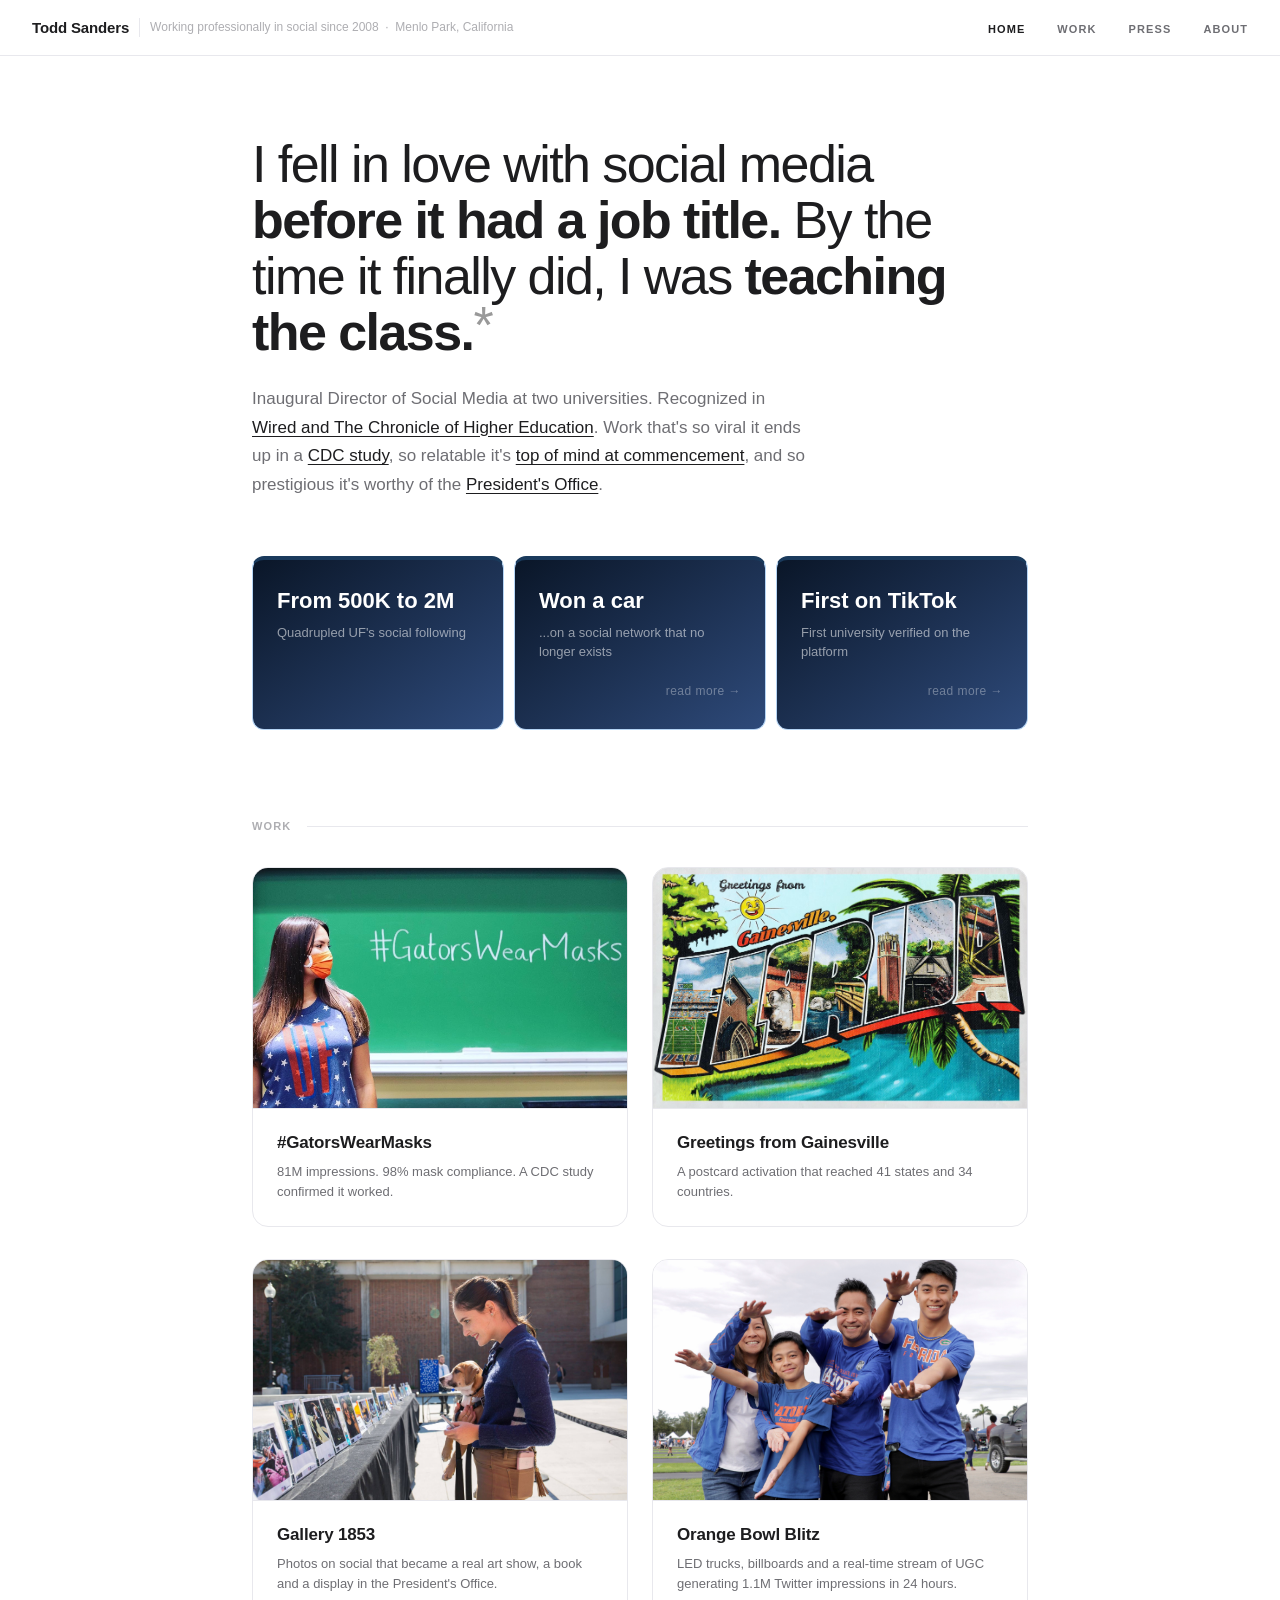
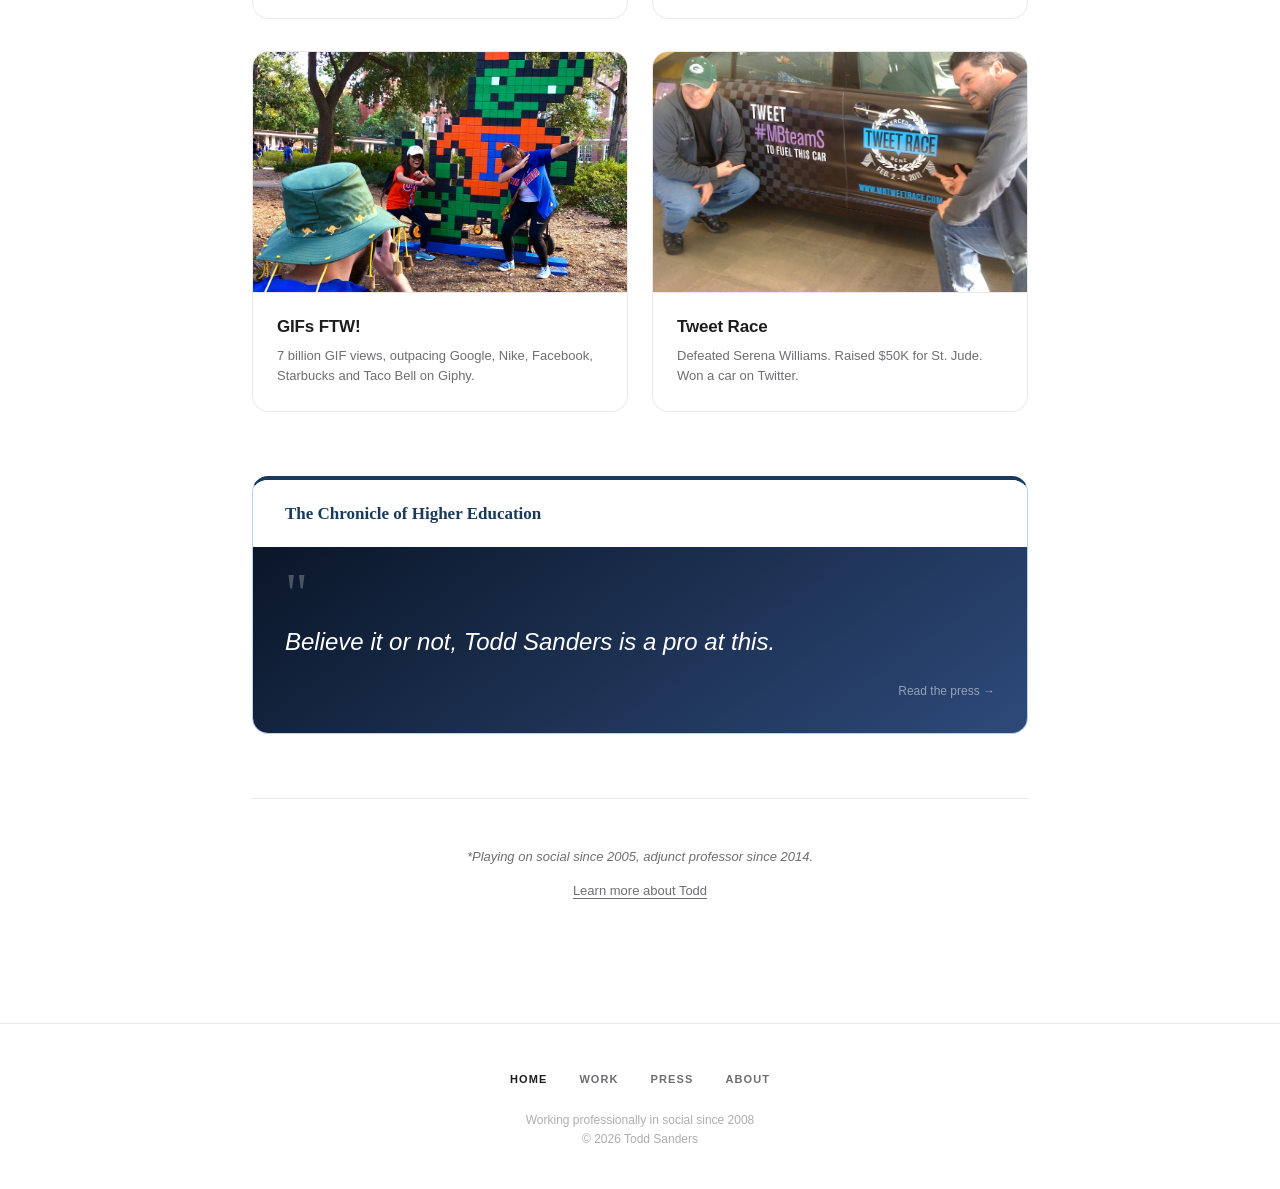
<file: index.html>
<!DOCTYPE html>
<html lang="en">
<head>
  <meta charset="UTF-8">
  <meta name="viewport" content="width=device-width, initial-scale=1.0">
  <title>Todd Sanders — Social Media</title>
  <meta name="description" content="Todd Sanders, Menlo Park, CA — two-time inaugural director of social media. Built and managed social presence over 2M followers, 7B+ GIF views on Giphy, won a car on Twitter.">
  <meta name="author" content="Todd Sanders">
  <meta property="og:title" content="Todd Sanders — Social Media">
  <meta property="og:description" content="Two-time inaugural director of social media. 2M+ followers, 7B Giphy views, won a car on Twitter. Menlo Park, CA.">
  <meta property="og:url" content="https://tsandx.github.io/portfolio/">
  <meta property="og:type" content="website">
  <meta name="google-site-verification" content="KVBjCiwG91OdSyjv6FR1Bvx8mlTAFcQrHUVgLUAbCiM">
  <link rel="canonical" href="https://tsandx.github.io/portfolio/">
  <link rel="stylesheet" href="assets/style.css">
</head>
<body>

<nav>
  <div class="nav-left">
    <a href="index.html" class="nav-logo">Todd Sanders</a>
    <span class="nav-tagline">Working professionally in social since 2008 &nbsp;·&nbsp; Menlo Park, California</span>
  </div>
  <ul class="nav-links">
    <li><a href="index.html" class="active">Home</a></li>
    <li><a href="index.html#projects">Work</a></li>
    <li><a href="press.html">Press</a></li>
    <li><a href="about.html">About</a></li>
  </ul>
</nav>

<main class="container">

  <!-- HERO -->
  <div style="padding:5rem 0 1rem; margin-bottom:0;">
    <h1 style="font-size:clamp(32px,5vw,52px); letter-spacing:-0.03em; line-height:1.08; margin-bottom:1.5rem; max-width:700px; color:var(--text-primary);">
      <span style="font-weight:400;">I fell in love with social media </span><span style="font-weight:700;">before it had a job title.</span><span style="font-weight:400;"> By the time it finally did, I was </span><span style="font-weight:700;">teaching the class.</span><a href="#footnote" style="font-weight:400;font-size:1em;line-height:1;vertical-align:baseline;position:relative;top:-0.15em;text-decoration:none;color:#999999;transition:color 0.15s;" onmouseover="this.style.color='#1d1d1f'" onmouseout="this.style.color='#999999'">*</a>
    </h1>
    <p style="font-size:17px; color:var(--text-secondary); line-height:1.7; max-width:560px;">
      Inaugural Director of Social Media at two universities. Recognized in <a href="press.html" style="color:var(--text-primary); text-decoration:underline; text-underline-offset:3px;">Wired and The Chronicle of Higher Education</a>. Work that's so viral it ends up in a <a href="projects/gators-wear-masks.html" style="color:var(--text-primary); text-decoration:underline; text-underline-offset:3px;">CDC study</a>, so relatable it's <a href="projects/gifs-ftw.html" style="color:var(--text-primary); text-decoration:underline; text-underline-offset:3px;">top of mind at commencement</a>, and so prestigious it's worthy of the <a href="projects/gallery-1853.html" style="color:var(--text-primary); text-decoration:underline; text-underline-offset:3px;">President's Office</a>.
    </p>
  </div>

  <!-- CAREER HIGHLIGHTS -->
  <div class="highlight-boxes">
    <div class="highlight-box no-hover" style="cursor:default;">
      <span class="card-big">From 500K to 2M</span>
      <span class="card-small">Quadrupled UF's social following</span>
    </div>
    <a href="projects/tweet-race.html" class="highlight-box">
      <span class="card-big">Won a car</span>
      <span class="card-small">...on a social network that no longer exists</span>
      <span class="card-arrow">read more →</span>
    </a>
    <a href="press.html#tiktok" class="highlight-box">
      <span class="card-big">First on TikTok</span>
      <span class="card-small">First university verified on the platform</span>
      <span class="card-arrow">read more →</span>
    </a>
  </div>

  <!-- SELECTED WORK -->
  <div style="margin-bottom:2rem; padding-top:2rem; display:flex; align-items:center; gap:1rem;" id="projects">
    <span style="font-size:11px; font-weight:600; letter-spacing:0.1em; text-transform:uppercase; color:var(--text-tertiary);">Work</span>
    <div style="flex:1; height:1px; background:var(--border-light);"></div>
  </div>
  <div class="project-grid">

    <a href="projects/gators-wear-masks.html" class="project-card">
      <img src="assets/images/gators-wear-masks/home-mask.jpg" alt="Student wearing a mask on the UF campus" class="project-card-img" style="object-position:center top;">
      <div class="project-card-body">
        <div class="project-card-title">#GatorsWearMasks</div>
        <div class="project-card-desc">81M impressions. 98% mask compliance. A CDC study confirmed it worked.</div>
      </div>
    </a>

    <a href="projects/greetings-from-gainesville.html" class="project-card">
      <img src="assets/images/greetings-from-gainesville/postcard-closeup.jpg" alt="Close-up of a Greetings from Gainesville postcard" class="project-card-img">
      <div class="project-card-body">
        <div class="project-card-title">Greetings from Gainesville</div>
        <div class="project-card-desc">A postcard activation that reached 41 states and 34 countries.</div>
      </div>
    </a>

    <a href="projects/gallery-1853.html" class="project-card">
      <img src="assets/images/gallery-1853/vote.jpg" alt="Students voting at the Gallery 1853 pop-up art show" class="project-card-img" style="object-position:center 20%;">
      <div class="project-card-body">
        <div class="project-card-title">Gallery 1853</div>
        <div class="project-card-desc">Photos on social that became a real art show, a book and a display in the President's Office.</div>
      </div>
    </a>

    <a href="projects/orange-bowl-blitz.html" class="project-card">
      <img src="assets/images/orange-bowl-blitz/fam.jpg" alt="LED display truck in Miami for the Orange Bowl Blitz campaign" class="project-card-img" style="object-position:center 60%;">
      <div class="project-card-body">
        <div class="project-card-title">Orange Bowl Blitz</div>
        <div class="project-card-desc">LED trucks, billboards and a real-time stream of UGC generating 1.1M Twitter impressions in 24 hours.</div>
      </div>
    </a>

    <a href="projects/gifs-ftw.html" class="project-card">
      <img src="assets/images/gif-dominance/albert.jpg" alt="Albert the Alligator GIF mascot" class="project-card-img">
      <div class="project-card-body">
        <div class="project-card-title">GIFs FTW!</div>
        <div class="project-card-desc">7 billion GIF views, outpacing Google, Nike, Facebook, Starbucks and Taco Bell on Giphy.</div>
      </div>
    </a>

    <a href="projects/tweet-race.html" class="project-card">
      <img src="assets/images/tweet-race/big-car.jpg" alt="Todd Sanders with the Mercedes-Benz won in the Tweet Race" class="project-card-img" style="object-position:center 60%;">
      <div class="project-card-body">
        <div class="project-card-title">Tweet Race</div>
        <div class="project-card-desc">Defeated Serena Williams. Raised $50K for St. Jude. Won a car on Twitter.</div>
      </div>
    </a>

  </div>

  <!-- PULL QUOTE -->
  <a href="press.html" style="display:block; text-decoration:none; margin-bottom:4rem;">
    <div style="border-radius:var(--radius-lg); overflow:hidden; border:1px solid #b5d4f4; border-top:4px solid #1a3a5c;">
      <div style="background:#ffffff; padding:1.25rem 2rem;">
        <span style="font-family:Georgia,'Times New Roman',serif; font-size:17px; font-weight:700; color:#1a3a5c; display:block;">The Chronicle of Higher Education</span>
      </div>
      <div style="background:linear-gradient(145deg, #0a1628 0%, #2e4a7a 100%); padding:1.75rem 2rem 2rem;">
        <span style="font-family:Georgia,'Times New Roman',serif; font-size:56px; line-height:0.7; color:#ffffff; opacity:0.25; display:block; margin-bottom:0.5rem;">"</span>
        <span style="font-size:24px; color:#ffffff; line-height:1.65; font-style:italic; display:block; margin-bottom:1.25rem;">Believe it or not, Todd Sanders is a pro at this.</span>
        <div style="display:flex; justify-content:flex-end;">
          <span style="font-size:12px; color:rgba(255,255,255,0.5);">Read the press →</span>
        </div>
      </div>
    </div>
  </a>

  <!-- BOTTOM TEASE -->
  <div id="footnote" style="border-top:1px solid var(--border-light); padding:3rem 0 1.5rem; text-align:center;">
    <p style="font-size:13px; color:var(--text-secondary); font-style:italic; margin-bottom:0.5rem;">*Playing on social since 2005, adjunct professor since 2014.</p>
    <a href="about.html" style="font-size:13px; color:var(--text-secondary); text-decoration:underline; text-underline-offset:3px; transition:color 0.15s;" onmouseover="this.style.color='var(--text-primary)'" onmouseout="this.style.color='var(--text-secondary)'">Learn more about Todd</a>
  </div>

</main>

<footer>
  <ul class="footer-links">
    <li><a href="index.html" class="active">Home</a></li>
    <li><a href="index.html#projects">Work</a></li>
    <li><a href="press.html">Press</a></li>
    <li><a href="about.html">About</a></li>
  </ul>
  <span class="footer-copy">Working professionally in social since 2008<br>&copy; 2026 Todd Sanders</span>
</footer>

<script>
  function updateActive() {
    var isProjects = window.location.hash === '#projects';
    document.querySelectorAll('.nav-links a, .footer-links a').forEach(function(a) {
      a.classList.remove('active');
    });
    if (isProjects) {
      document.querySelectorAll('a[href="index.html#projects"]').forEach(function(a) { a.classList.add('active'); });
    } else {
      document.querySelectorAll('a[href="index.html"]').forEach(function(a) { a.classList.add('active'); });
    }
  }
  updateActive();
  window.addEventListener('hashchange', updateActive);
</script>

</body>
</html>
</file>
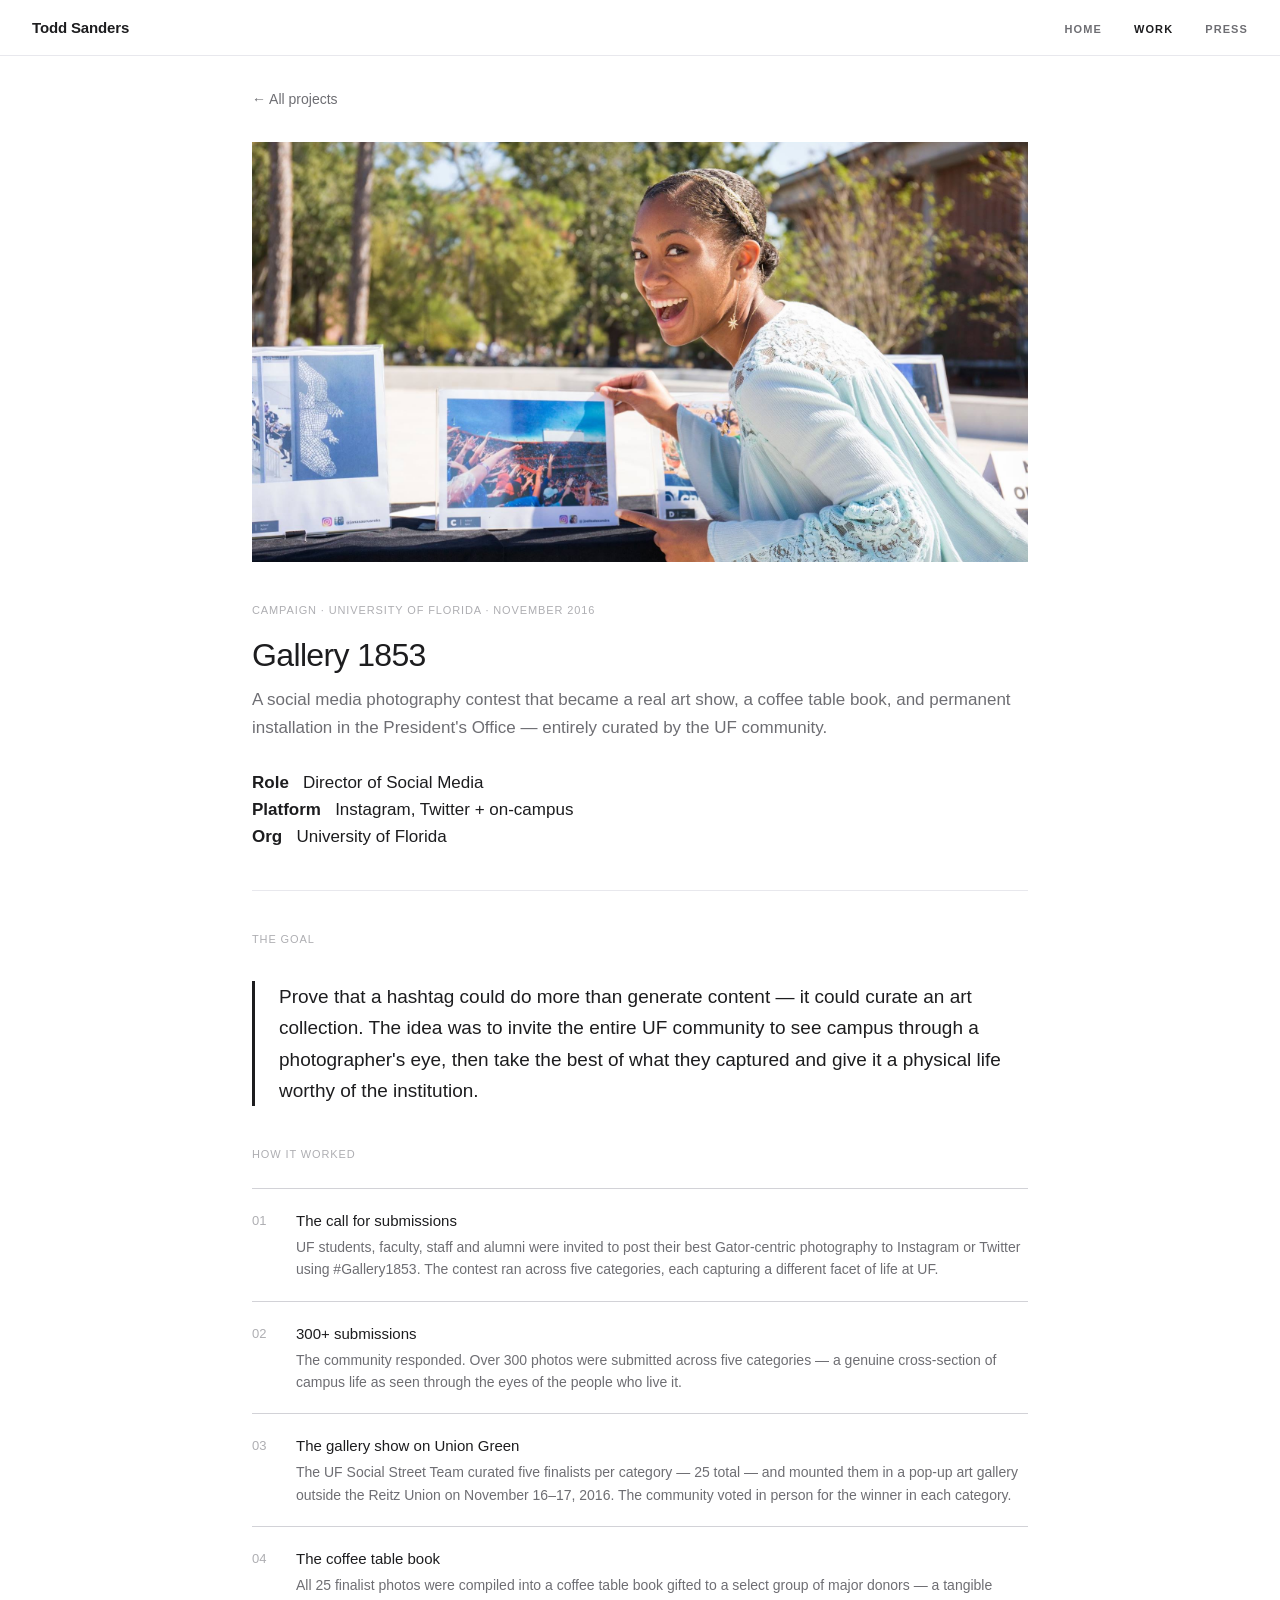
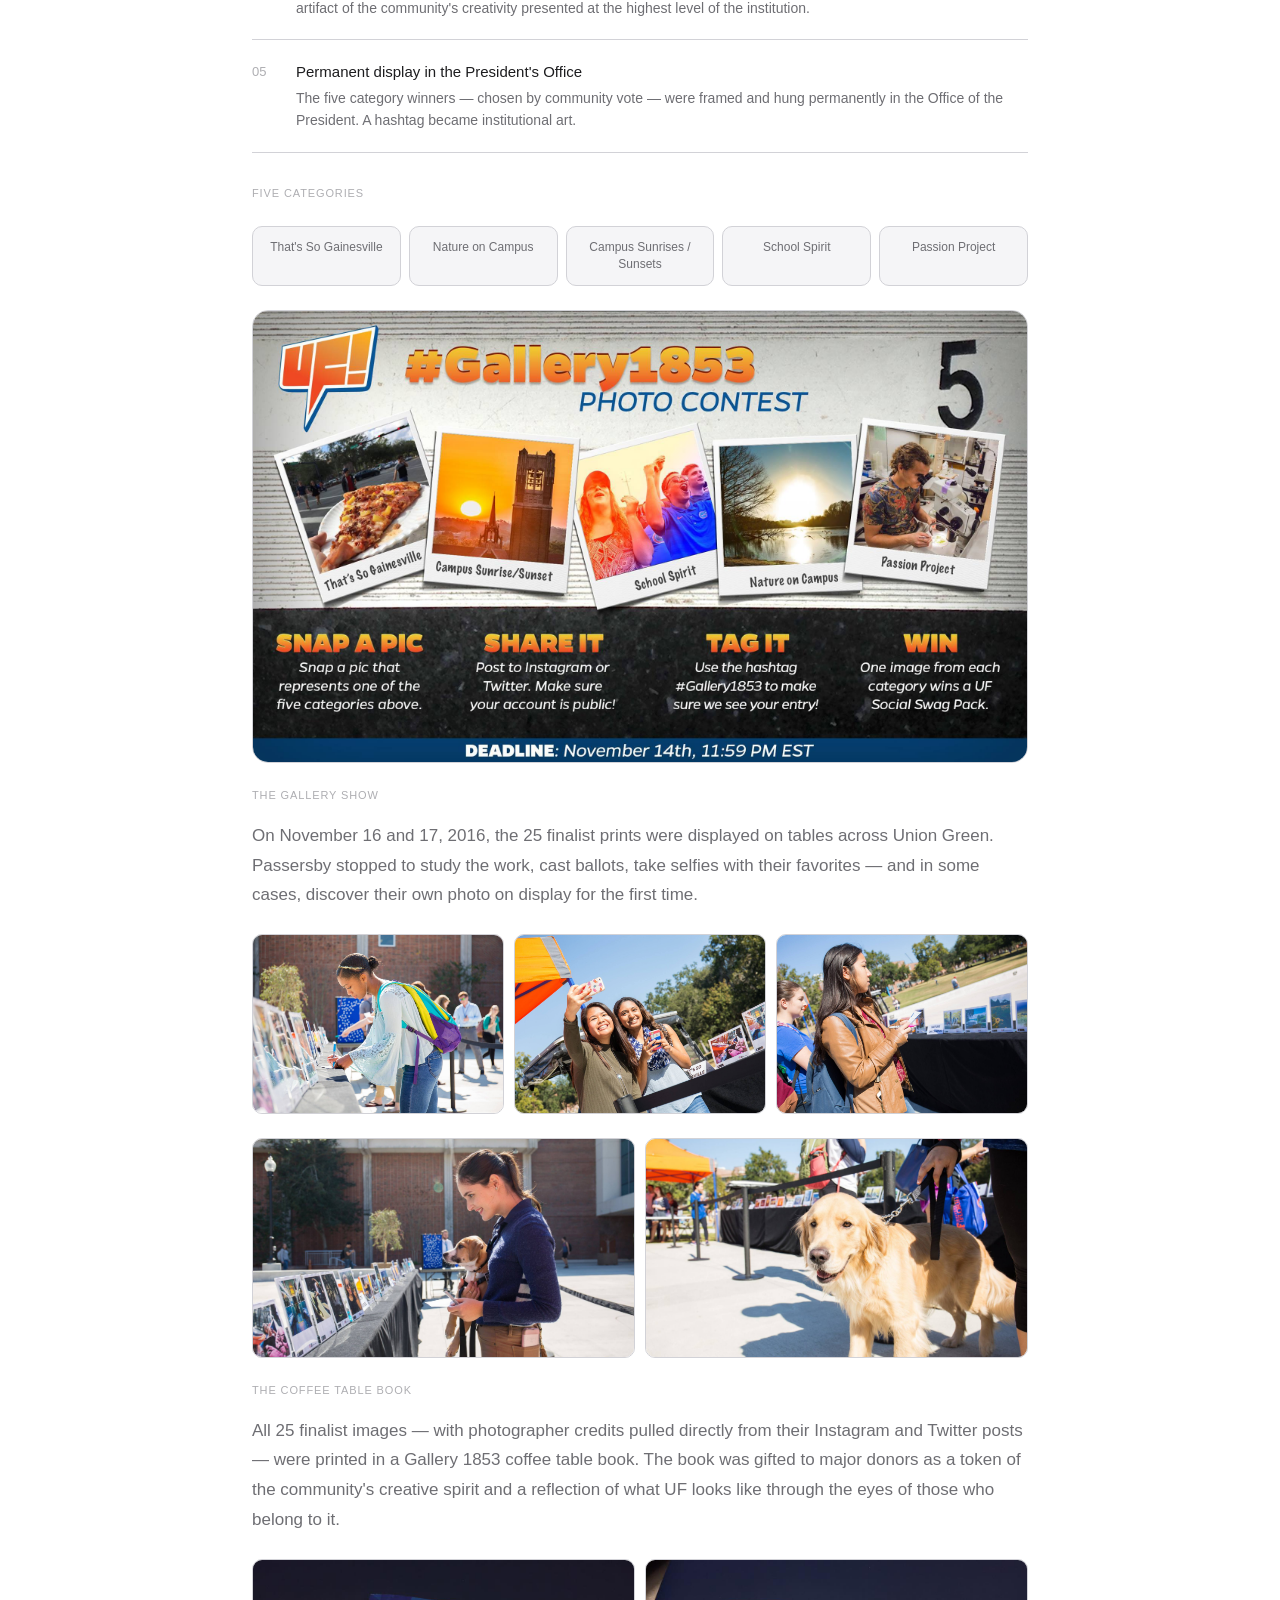
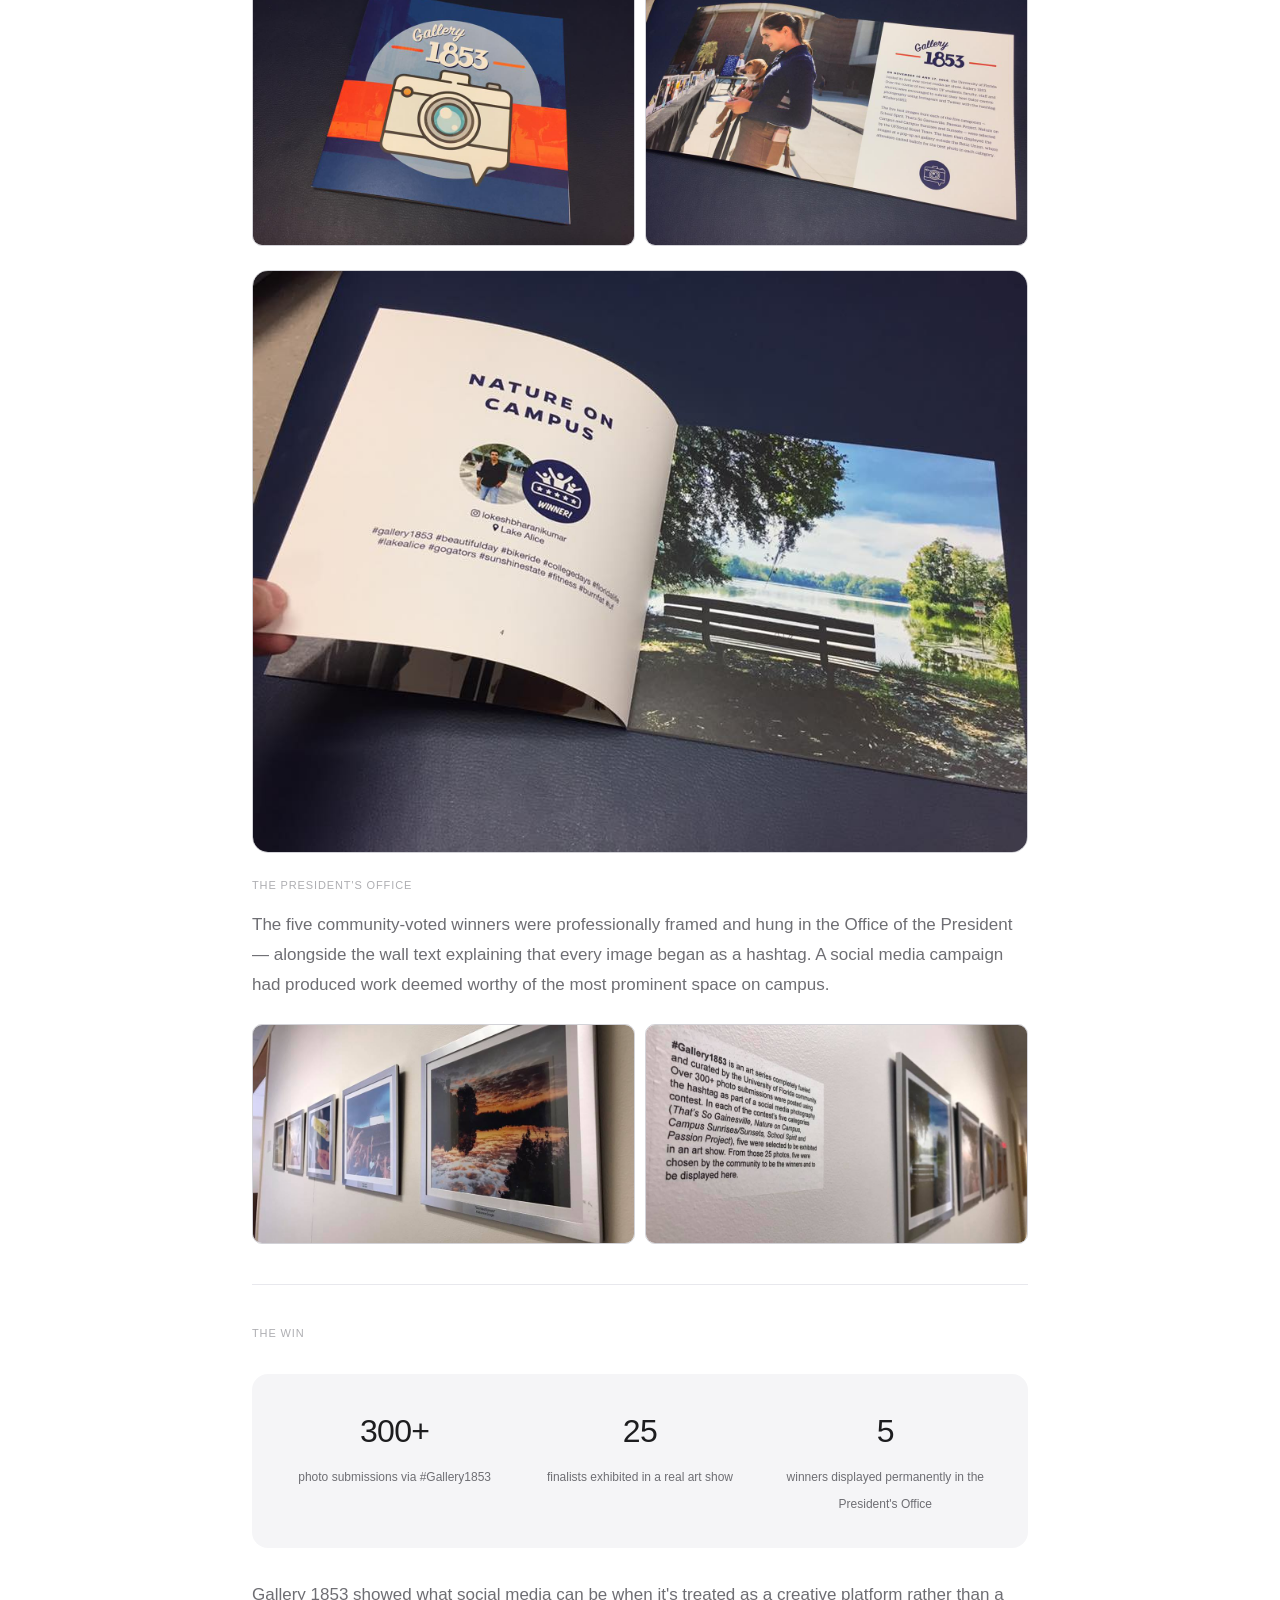
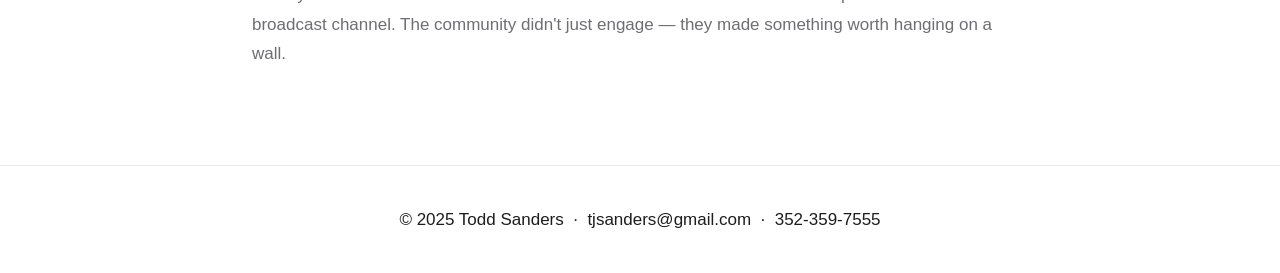
<file: gallery-1853.html>
<!DOCTYPE html>
<html lang="en">
<head>
  <meta charset="UTF-8">
  <meta name="viewport" content="width=device-width, initial-scale=1.0">
  <title>Gallery 1853 — Todd Sanders</title>
  <link rel="stylesheet" href="../assets/style.css">
  <style>
    .journey {
      display: flex;
      flex-direction: column;
      gap: 0;
      margin: 1.5rem 0 2rem;
    }
    .journey-step {
      display: flex;
      gap: 1.25rem;
      padding: 1.25rem 0;
      border-bottom: 0.5px solid var(--border);
      align-items: flex-start;
    }
    .journey-step:first-child { border-top: 0.5px solid var(--border); }
    .step-num {
      font-size: 13px;
      font-weight: 500;
      color: var(--text-tertiary);
      min-width: 24px;
      padding-top: 2px;
    }
    .step-body { flex: 1; }
    .step-title {
      font-size: 15px;
      font-weight: 500;
      margin-bottom: 3px;
    }
    .step-desc {
      font-size: 14px;
      color: var(--text-secondary);
      line-height: 1.6;
    }
    .categories {
      display: grid;
      grid-template-columns: repeat(5, 1fr);
      gap: 8px;
      margin: 1.5rem 0;
    }
    .category-pill {
      background: var(--bg-secondary);
      border-radius: var(--radius-md);
      padding: 0.75rem 0.5rem;
      text-align: center;
      font-size: 12px;
      color: var(--text-secondary);
      line-height: 1.4;
      border: 0.5px solid var(--border);
    }
    .gallery-3 {
      display: grid;
      grid-template-columns: 1fr 1fr 1fr;
      gap: 10px;
      margin: 1.5rem 0;
    }
    .gallery-3 img {
      width: 100%; height: 180px;
      object-fit: cover;
      border-radius: var(--radius-md);
      border: 0.5px solid var(--border);
      display: block;
    }
    .gallery-2 {
      display: grid;
      grid-template-columns: 1fr 1fr;
      gap: 10px;
      margin: 1.5rem 0;
    }
    .gallery-2 img {
      width: 100%; height: 220px;
      object-fit: cover;
      border-radius: var(--radius-md);
      border: 0.5px solid var(--border);
      display: block;
    }
    .wide-img {
      width: 100%;
      border-radius: var(--radius-lg);
      border: 0.5px solid var(--border);
      display: block;
      margin: 1.5rem 0;
    }
    .book-spread {
      display: grid;
      grid-template-columns: 1fr 1fr;
      gap: 10px;
      margin: 1.5rem 0;
    }
    .book-spread img {
      width: 100%;
      border-radius: var(--radius-md);
      border: 0.5px solid var(--border);
      display: block;
    }
    .final-stat {
      background: var(--bg-secondary);
      border-radius: var(--radius-lg);
      padding: 2rem;
      margin: 2rem 0;
      display: grid;
      grid-template-columns: repeat(3, 1fr);
      gap: 1.5rem;
      text-align: center;
    }
    .final-stat-num {
      font-size: 32px;
      font-weight: 500;
      letter-spacing: -0.02em;
      display: block;
      margin-bottom: 4px;
    }
    .final-stat-label {
      font-size: 12px;
      color: var(--text-secondary);
      line-height: 1.4;
    }
  </style>
</head>
<body>

<nav>
  <a href="../index.html" class="nav-logo">Todd Sanders</a>
  <ul class="nav-links">
    <li><a href="../index.html">Home</a></li>
    <li><a href="../index.html#projects" class="active">Work</a></li>
    <li><a href="../press.html">Press</a></li>
  </ul>
</nav>

<main class="container">

  <a href="../index.html#projects" class="back-link" style="margin-top:2rem;display:inline-flex;">← All projects</a>

  <img
    src="../assets/images/gallery-1853/her-photo.jpg"
    alt="Student delightedly holding up her photo at the Gallery 1853 art show on Union Green"
    class="hero-img"
    style="object-position: center 30%;"
  >

  <p class="section-label">Campaign · University of Florida · November 2016</p>
  <h1 style="font-size:32px;font-weight:500;letter-spacing:-0.02em;margin-bottom:0.75rem;line-height:1.2">Gallery 1853</h1>
  <p style="font-size:17px;color:var(--text-secondary);margin-bottom:1.75rem;line-height:1.6">A social media photography contest that became a real art show, a coffee table book, and permanent installation in the President's Office — entirely curated by the UF community.</p>

  <div class="meta-row">
    <div class="meta-item"><strong>Role</strong> &nbsp; Director of Social Media</div>
    <div class="meta-item"><strong>Platform</strong> &nbsp; Instagram, Twitter + on-campus</div>
    <div class="meta-item"><strong>Org</strong> &nbsp; University of Florida</div>
  </div>

  <hr>

  <p class="section-label">The goal</p>
  <div class="goal-block">
    <p>Prove that a hashtag could do more than generate content — it could curate an art collection. The idea was to invite the entire UF community to see campus through a photographer's eye, then take the best of what they captured and give it a physical life worthy of the institution.</p>
  </div>

  <p class="section-label">How it worked</p>

  <div class="journey">
    <div class="journey-step">
      <div class="step-num">01</div>
      <div class="step-body">
        <div class="step-title">The call for submissions</div>
        <div class="step-desc">UF students, faculty, staff and alumni were invited to post their best Gator-centric photography to Instagram or Twitter using #Gallery1853. The contest ran across five categories, each capturing a different facet of life at UF.</div>
      </div>
    </div>
    <div class="journey-step">
      <div class="step-num">02</div>
      <div class="step-body">
        <div class="step-title">300+ submissions</div>
        <div class="step-desc">The community responded. Over 300 photos were submitted across five categories — a genuine cross-section of campus life as seen through the eyes of the people who live it.</div>
      </div>
    </div>
    <div class="journey-step">
      <div class="step-num">03</div>
      <div class="step-body">
        <div class="step-title">The gallery show on Union Green</div>
        <div class="step-desc">The UF Social Street Team curated five finalists per category — 25 total — and mounted them in a pop-up art gallery outside the Reitz Union on November 16–17, 2016. The community voted in person for the winner in each category.</div>
      </div>
    </div>
    <div class="journey-step">
      <div class="step-num">04</div>
      <div class="step-body">
        <div class="step-title">The coffee table book</div>
        <div class="step-desc">All 25 finalist photos were compiled into a coffee table book gifted to a select group of major donors — a tangible artifact of the community's creativity presented at the highest level of the institution.</div>
      </div>
    </div>
    <div class="journey-step">
      <div class="step-num">05</div>
      <div class="step-body">
        <div class="step-title">Permanent display in the President's Office</div>
        <div class="step-desc">The five category winners — chosen by community vote — were framed and hung permanently in the Office of the President. A hashtag became institutional art.</div>
      </div>
    </div>
  </div>

  <p class="section-label">Five categories</p>
  <div class="categories">
    <div class="category-pill">That's So Gainesville</div>
    <div class="category-pill">Nature on Campus</div>
    <div class="category-pill">Campus Sunrises / Sunsets</div>
    <div class="category-pill">School Spirit</div>
    <div class="category-pill">Passion Project</div>
  </div>

  <img src="../assets/images/gallery-1853/rules.jpg" alt="#Gallery1853 photo contest promotional graphic showing the five categories and submission rules" class="wide-img">

  <p class="section-label">The gallery show</p>
  <p class="body-text">On November 16 and 17, 2016, the 25 finalist prints were displayed on tables across Union Green. Passersby stopped to study the work, cast ballots, take selfies with their favorites — and in some cases, discover their own photo on display for the first time.</p>

  <div class="gallery-3">
    <img src="../assets/images/gallery-1853/vote4.jpg" alt="Student voting at the Gallery 1853 outdoor show">
    <img src="../assets/images/gallery-1853/vote2.jpg" alt="Two students taking a selfie at the gallery show">
    <img src="../assets/images/gallery-1853/vote3.jpg" alt="Student reviewing photos at the gallery show">
  </div>

  <div class="gallery-2">
    <img src="../assets/images/gallery-1853/vote.jpg" alt="Student holding a ballot at the gallery voting table" style="object-position: center 20%;">
    <img src="../assets/images/gallery-1853/dog.jpg" alt="Golden retriever attending the Gallery 1853 art show — a very good critic" style="object-position: center 40%;">
  </div>

  <p class="section-label">The coffee table book</p>
  <p class="body-text">All 25 finalist images — with photographer credits pulled directly from their Instagram and Twitter posts — were printed in a Gallery 1853 coffee table book. The book was gifted to major donors as a token of the community's creative spirit and a reflection of what UF looks like through the eyes of those who belong to it.</p>

  <div class="book-spread">
    <img src="../assets/images/gallery-1853/book.jpg" alt="Gallery 1853 coffee table book cover">
    <img src="../assets/images/gallery-1853/book-inside.jpg" alt="Inside spread of the Gallery 1853 book showing the Nature on Campus winner">
  </div>

  <img src="../assets/images/gallery-1853/inside-book.jpg" alt="Inside the Gallery 1853 book — Nature on Campus winner with photographer credit and Instagram handle" class="wide-img">

  <p class="section-label">The President's Office</p>
  <p class="body-text">The five community-voted winners were professionally framed and hung in the Office of the President — alongside the wall text explaining that every image began as a hashtag. A social media campaign had produced work deemed worthy of the most prominent space on campus.</p>

  <div class="gallery-2">
    <img src="../assets/images/gallery-1853/wall-prez-office.jpg" alt="Gallery 1853 wall text and framed winning photos in the UF President's Office" style="object-position: center;">
    <img src="../assets/images/gallery-1853/wall-2-prez.jpg" alt="Framed winning photos hanging in the UF President's Office hallway" style="object-position: center;">
  </div>

  <hr>

  <p class="section-label">The win</p>

  <div class="final-stat">
    <div>
      <span class="final-stat-num">300+</span>
      <span class="final-stat-label">photo submissions via #Gallery1853</span>
    </div>
    <div>
      <span class="final-stat-num">25</span>
      <span class="final-stat-label">finalists exhibited in a real art show</span>
    </div>
    <div>
      <span class="final-stat-num">5</span>
      <span class="final-stat-label">winners displayed permanently in the President's Office</span>
    </div>
  </div>

  <p class="body-text">Gallery 1853 showed what social media can be when it's treated as a creative platform rather than a broadcast channel. The community didn't just engage — they made something worth hanging on a wall.</p>

</main>

<footer>
  <p>&copy; 2025 Todd Sanders &nbsp;·&nbsp; tjsanders@gmail.com &nbsp;·&nbsp; 352-359-7555</p>
</footer>

</body>
</html>
</file>
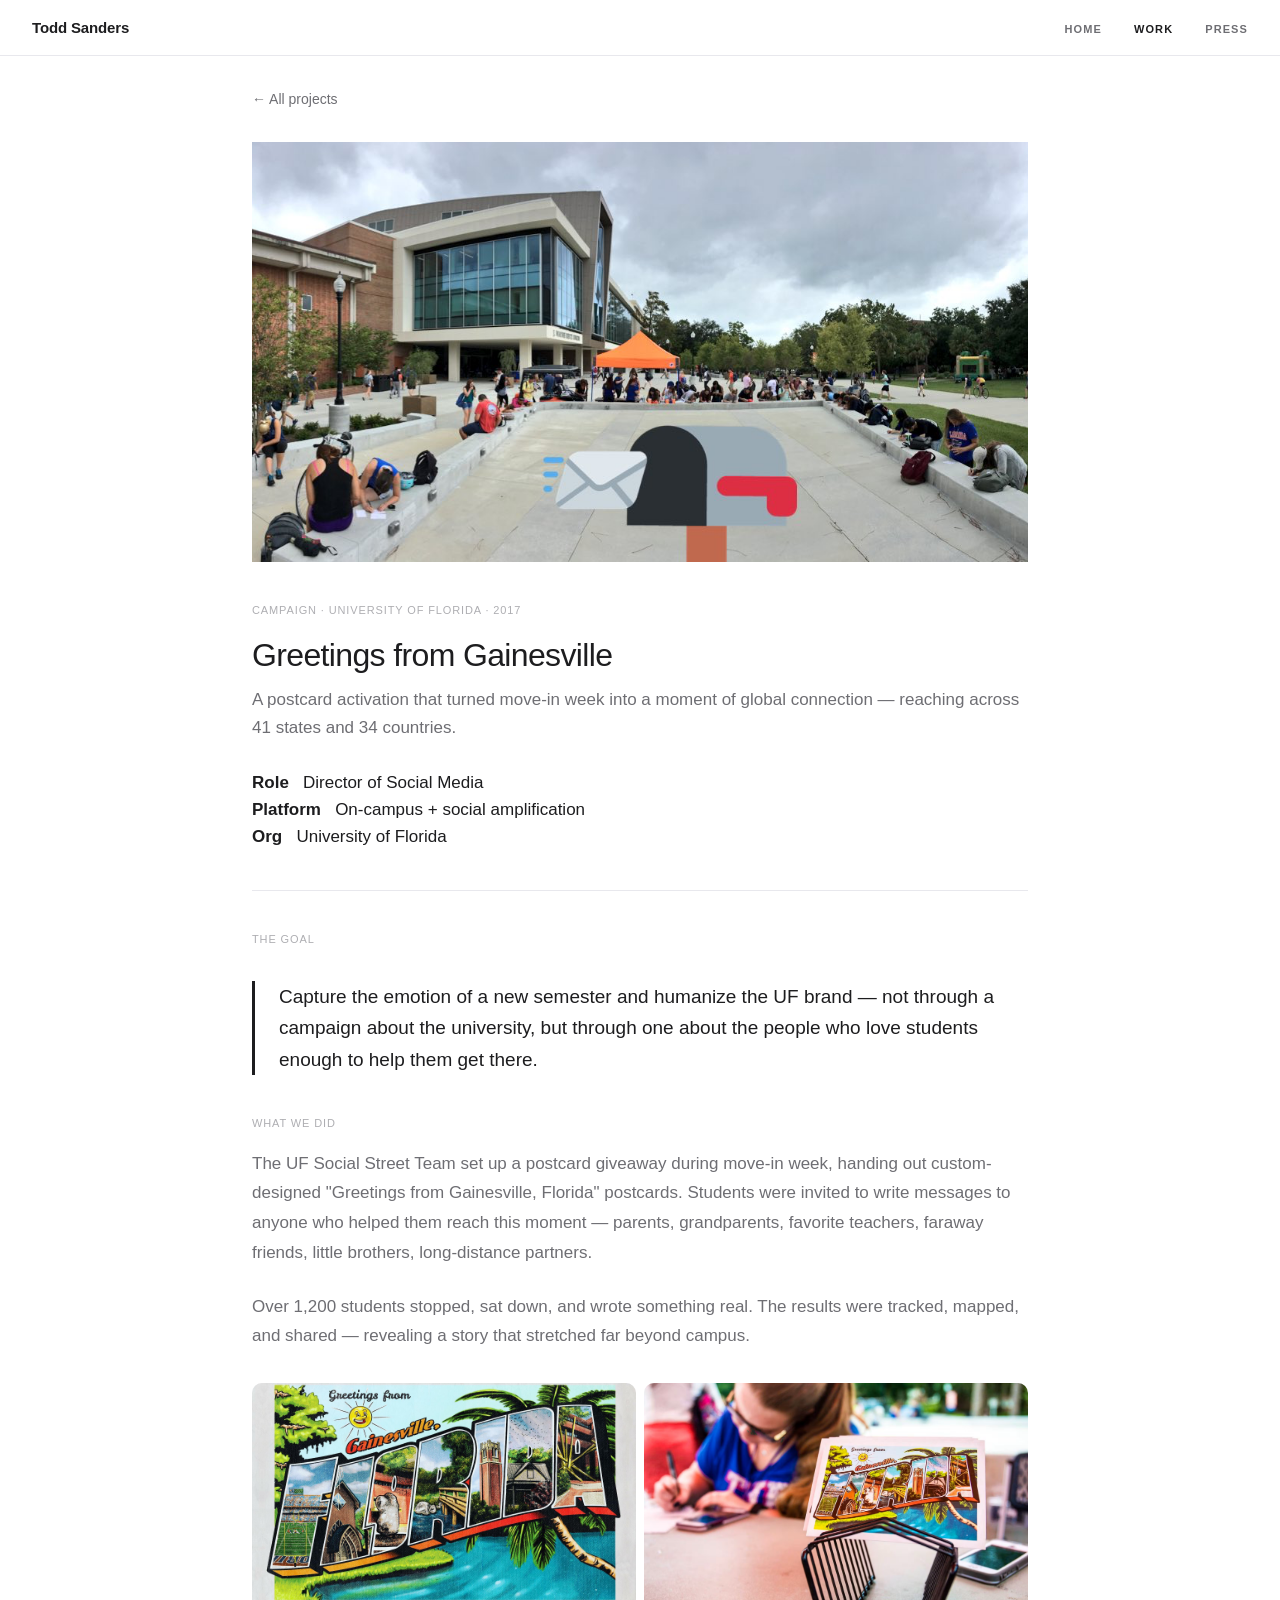
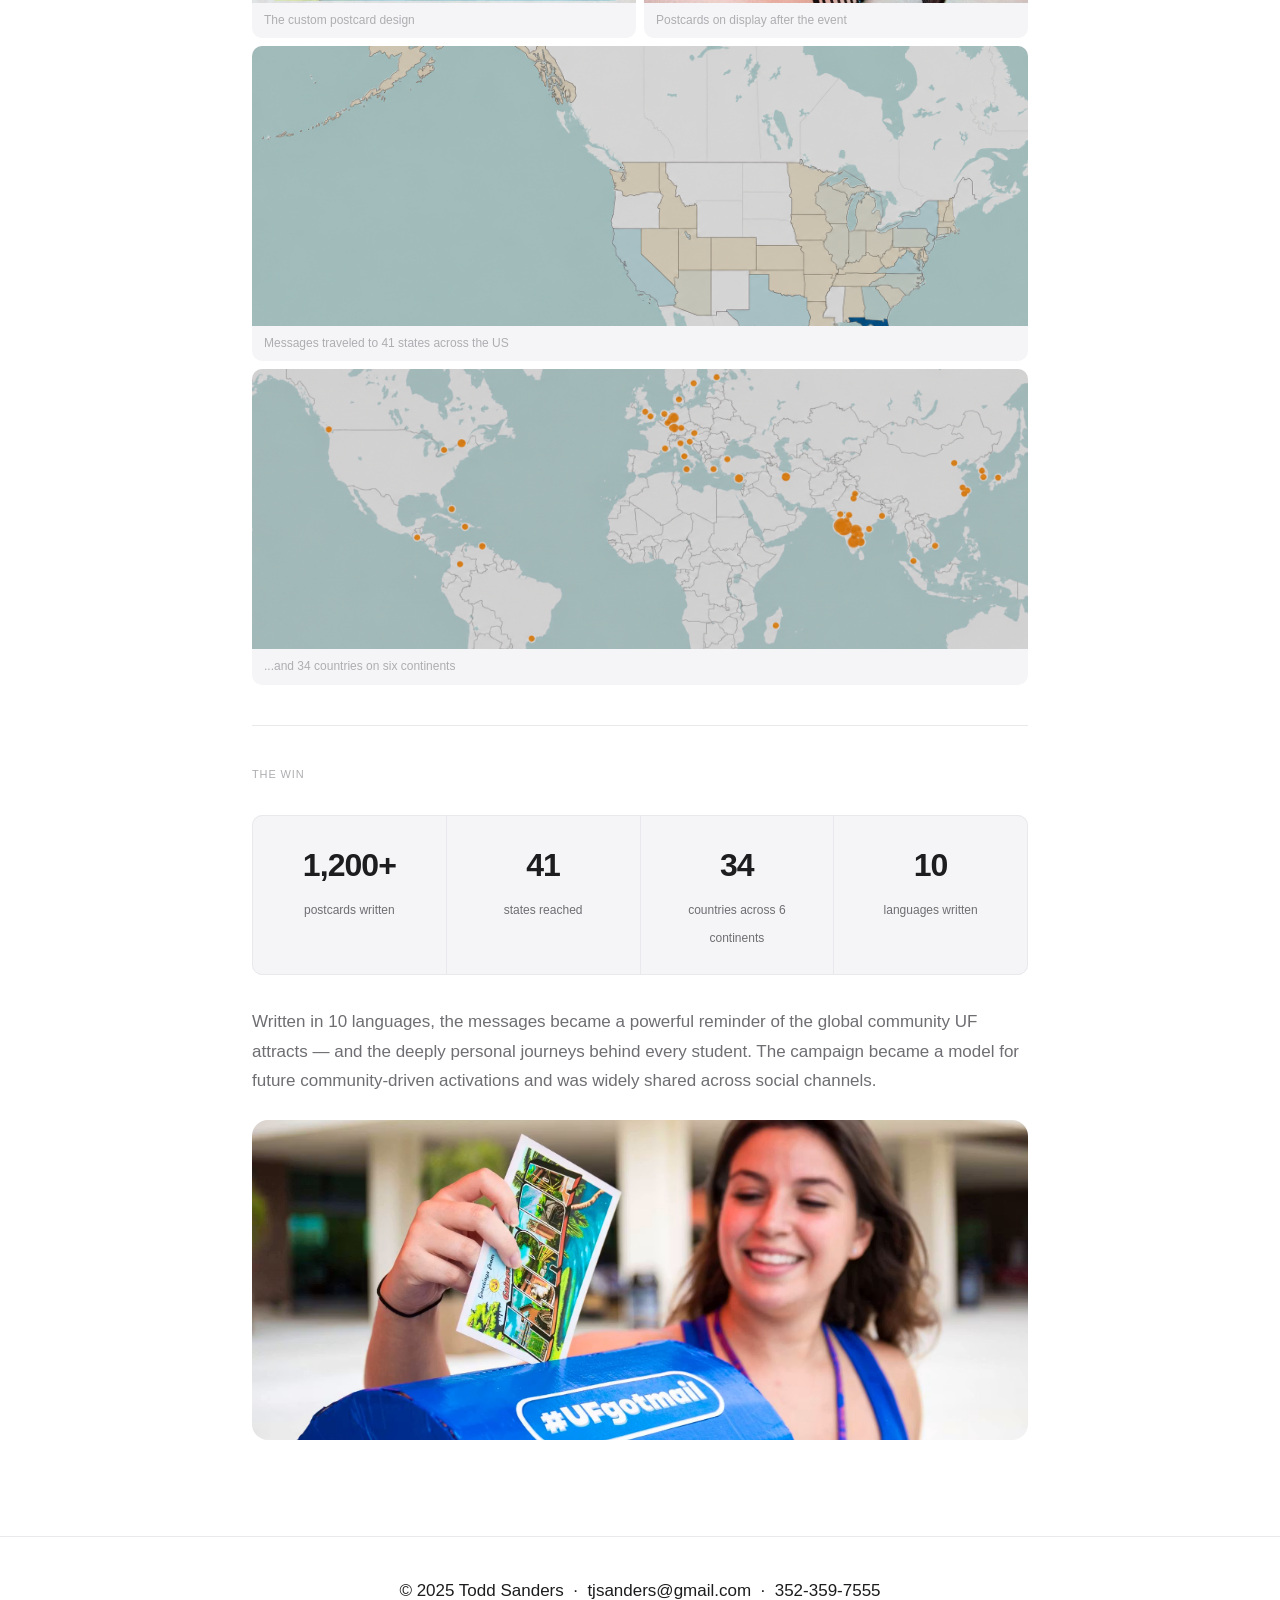
<file: greetings-from-gainesville.html>
<!DOCTYPE html>
<html lang="en">
<head>
  <meta charset="UTF-8">
  <meta name="viewport" content="width=device-width, initial-scale=1.0">
  <title>Greetings from Gainesville — Todd Sanders</title>
  <link rel="stylesheet" href="../assets/style.css">
</head>
<body>

<nav>
  <a href="../index.html" class="nav-logo">Todd Sanders</a>
  <ul class="nav-links">
    <li><a href="../index.html">Home</a></li>
    <li><a href="../index.html#projects" class="active">Work</a></li>
    <li><a href="../press.html">Press</a></li>
  </ul>
</nav>

<main class="container">

  <a href="../index.html#projects" class="back-link" style="margin-top:2rem;display:inline-flex;">← All projects</a>

  <img
    src="../assets/images/greetings-from-gainesville/line-of-students.png"
    alt="Students writing postcards on the UF campus plaza"
    class="hero-img"
  >

  <p class="section-label">Campaign · University of Florida · 2017</p>
  <h1 style="font-size:32px;font-weight:500;letter-spacing:-0.02em;margin-bottom:0.75rem;line-height:1.2">Greetings from Gainesville</h1>
  <p style="font-size:17px;color:var(--text-secondary);margin-bottom:1.75rem;line-height:1.6">A postcard activation that turned move-in week into a moment of global connection — reaching across 41 states and 34 countries.</p>

  <div class="meta-row">
    <div class="meta-item"><strong>Role</strong> &nbsp; Director of Social Media</div>
    <div class="meta-item"><strong>Platform</strong> &nbsp; On-campus + social amplification</div>
    <div class="meta-item"><strong>Org</strong> &nbsp; University of Florida</div>
  </div>

  <hr>

  <p class="section-label">The goal</p>
  <div class="goal-block">
    <p>Capture the emotion of a new semester and humanize the UF brand — not through a campaign about the university, but through one about the people who love students enough to help them get there.</p>
  </div>

  <p class="section-label">What we did</p>
  <p class="body-text">The UF Social Street Team set up a postcard giveaway during move-in week, handing out custom-designed "Greetings from Gainesville, Florida" postcards. Students were invited to write messages to anyone who helped them reach this moment — parents, grandparents, favorite teachers, faraway friends, little brothers, long-distance partners.</p>
  <p class="body-text">Over 1,200 students stopped, sat down, and wrote something real. The results were tracked, mapped, and shared — revealing a story that stretched far beyond campus.</p>

  <div class="gallery">
    <div class="gallery-item">
      <img src="../assets/images/greetings-from-gainesville/postcard-closeup.jpg" alt="Close-up of the Greetings from Gainesville postcard design">
      <div class="caption">The custom postcard design</div>
    </div>
    <div class="gallery-item">
      <img src="../assets/images/greetings-from-gainesville/postcard-display.jpg" alt="Postcards on display after the event">
      <div class="caption">Postcards on display after the event</div>
    </div>
    <div class="gallery-item wide">
      <img src="../assets/images/greetings-from-gainesville/states.png" alt="Map showing messages traveled to 41 states">
      <div class="caption">Messages traveled to 41 states across the US</div>
    </div>
    <div class="gallery-item wide">
      <img src="../assets/images/greetings-from-gainesville/countries.png" alt="World map showing messages reached 34 countries on six continents">
      <div class="caption">...and 34 countries on six continents</div>
    </div>
  </div>

  <hr>

  <p class="section-label">The win</p>

  <div class="stats">
    <div class="stat">
      <span class="stat-num">1,200+</span>
      <span class="stat-label">postcards written</span>
    </div>
    <div class="stat">
      <span class="stat-num">41</span>
      <span class="stat-label">states reached</span>
    </div>
    <div class="stat">
      <span class="stat-num">34</span>
      <span class="stat-label">countries across 6 continents</span>
    </div>
    <div class="stat">
      <span class="stat-num">10</span>
      <span class="stat-label">languages written</span>
    </div>
  </div>

  <p class="body-text">Written in 10 languages, the messages became a powerful reminder of the global community UF attracts — and the deeply personal journeys behind every student. The campaign became a model for future community-driven activations and was widely shared across social channels.</p>

  <img
    src="../assets/images/greetings-from-gainesville/mailbox.jpg"
    alt="Mailbox with a Greetings from Gainesville postcard"
    style="width:100%;border-radius:var(--radius-lg);display:block;object-fit:cover;height:320px;margin-bottom:3rem"
  >

</main>

<footer>
  <p>&copy; 2025 Todd Sanders &nbsp;·&nbsp; tjsanders@gmail.com &nbsp;·&nbsp; 352-359-7555</p>
</footer>

</body>
</html>
</file>
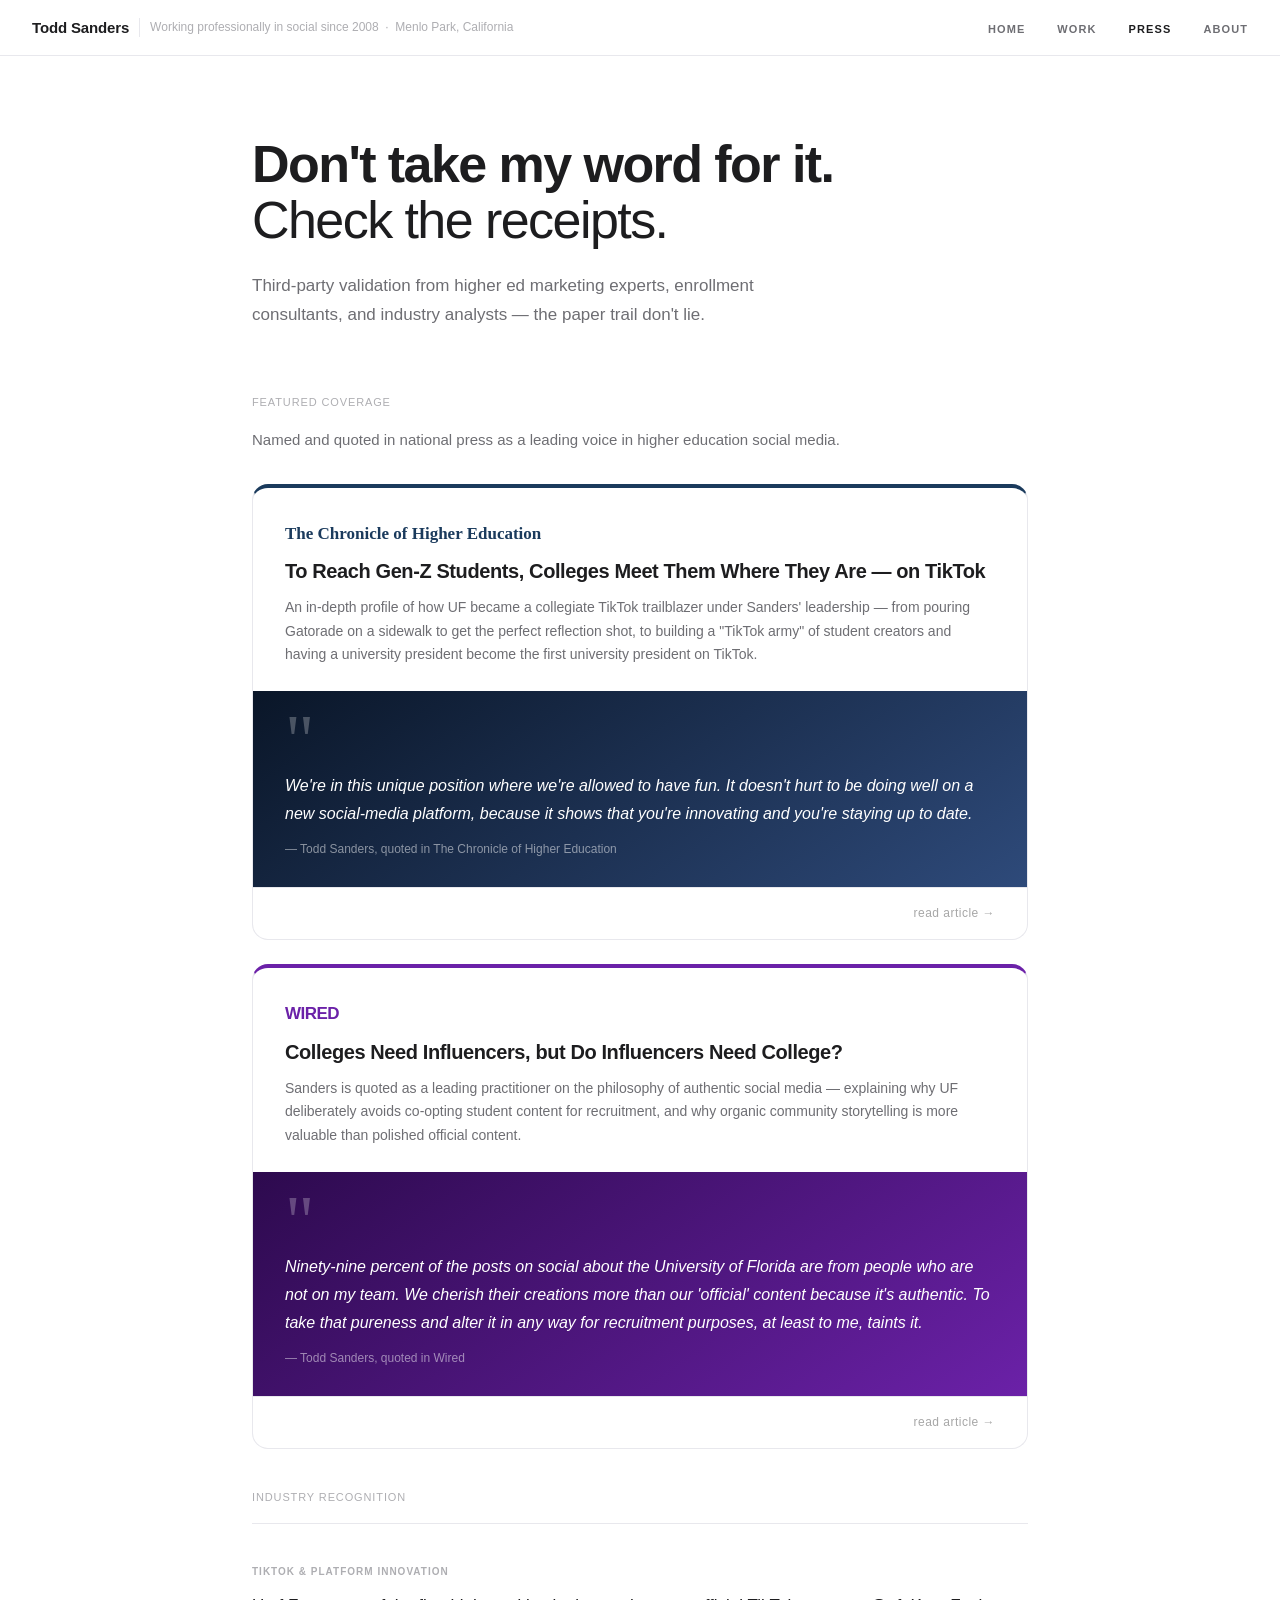
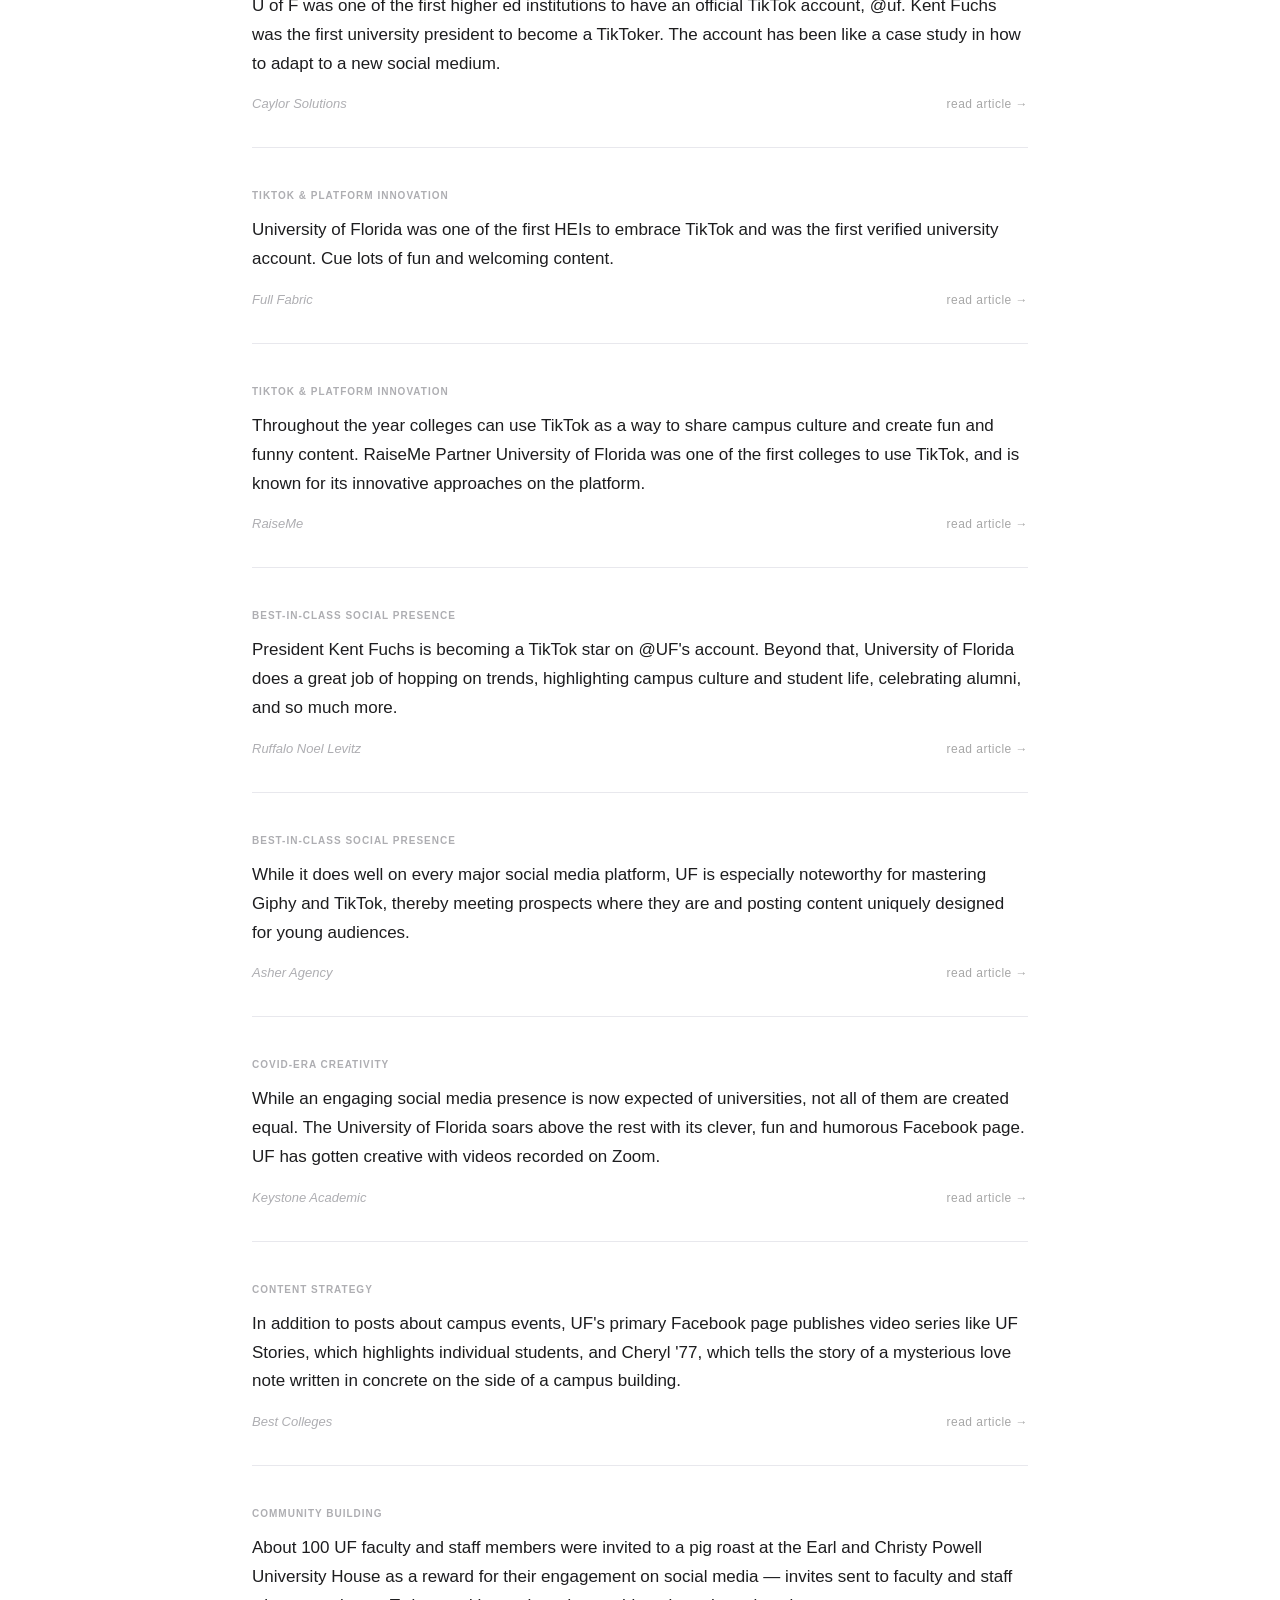
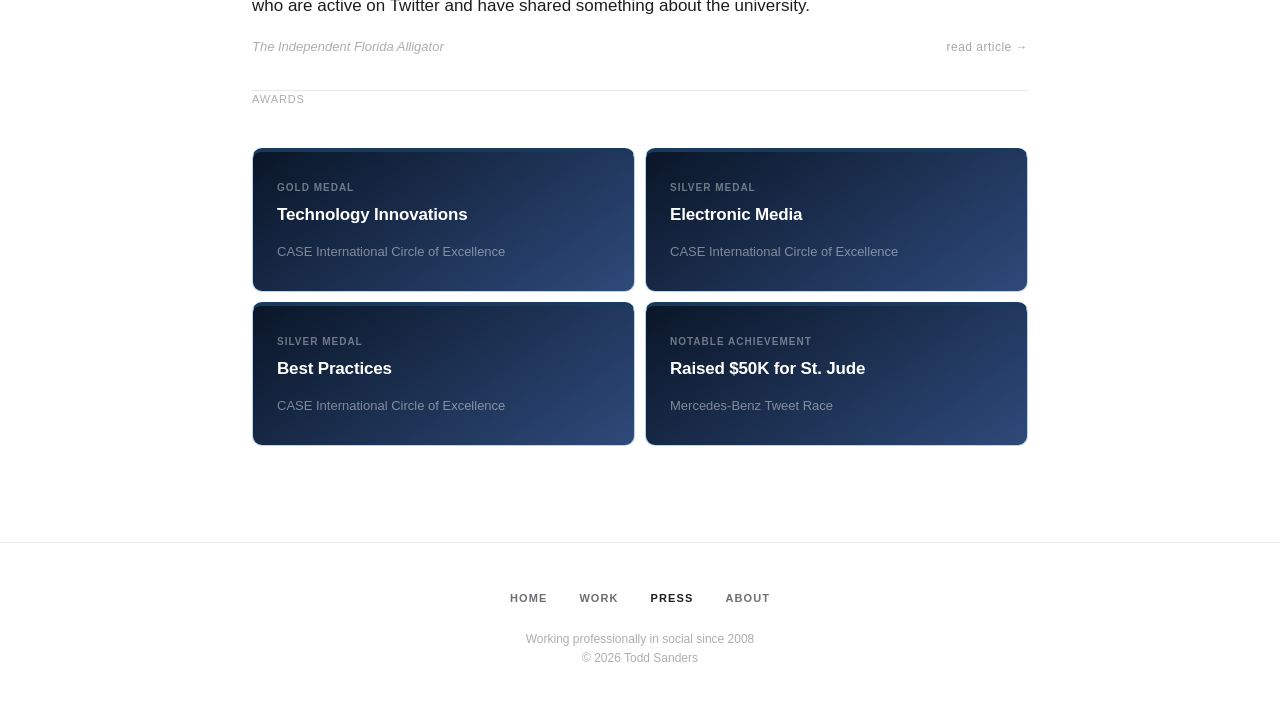
<file: press.html>
<!DOCTYPE html>
<html lang="en">
<head>
  <meta charset="UTF-8">
  <meta name="viewport" content="width=device-width, initial-scale=1.0">
  <title>Press & Recognition — Todd Sanders</title>
  <meta name="description" content="Featured in Wired and The Chronicle of Higher Education. Third-party validation from higher ed marketing experts, enrollment consultants and industry analysts on the University of Florida's social media presence.">
  <meta name="author" content="Todd Sanders">
  <meta property="og:title" content="Press & Recognition — Todd Sanders">
  <meta property="og:description" content="What the experts said about UF's social. Featured in Wired and The Chronicle of Higher Education.">
  <meta property="og:url" content="https://tsandx.github.io/portfolio/press.html">
  <meta property="og:type" content="website">
  <link rel="canonical" href="https://tsandx.github.io/portfolio/press.html">
  <link rel="stylesheet" href="assets/style.css">
</head>
<body>

<nav>
  <div class="nav-left">
    <a href="index.html" class="nav-logo">Todd Sanders</a>
    <span class="nav-tagline">Working professionally in social since 2008 &nbsp;·&nbsp; Menlo Park, California</span>
  </div>
  <ul class="nav-links">
    <li><a href="index.html">Home</a></li>
    <li><a href="index.html#projects">Work</a></li>
    <li><a href="press.html" class="active">Press</a></li>
    <li><a href="about.html">About</a></li>
  </ul>
</nav>

<main class="container press-page">

  <div style="padding:5rem 0 1rem; margin-bottom:0;">
    <h1 style="font-size:clamp(32px,5vw,52px); letter-spacing:-0.03em; line-height:1.08; margin-bottom:1.5rem; max-width:700px; color:var(--text-primary);">
      <span style="font-weight:700;">Don't take my word for it.</span><br>
      <span style="font-weight:400;">Check the receipts.</span>
    </h1>
    <p style="font-size:17px; color:var(--text-secondary); line-height:1.7; max-width:560px;">Third-party validation from higher ed marketing experts, enrollment consultants, and industry analysts — the paper trail don't lie.</p>
  </div>

  <p class="section-label" style="margin-top:3rem;">Featured coverage</p>
  <p style="font-size:15px;color:var(--text-secondary);margin-bottom:2rem;line-height:1.6;font-weight:300;">Named and quoted in national press as a leading voice in higher education social media.</p>

  <div class="feature-articles">

    <div class="feature-card feature-card--chronicle">
      <div class="feature-pub feature-pub--chronicle">The Chronicle of Higher Education</div>
      <h2 class="feature-headline">To Reach Gen-Z Students, Colleges Meet Them Where They Are — on TikTok</h2>
      <p class="feature-desc">An in-depth profile of how UF became a collegiate TikTok trailblazer under Sanders' leadership — from pouring Gatorade on a sidewalk to get the perfect reflection shot, to building a "TikTok army" of student creators and having a university president become the first university president on TikTok.</p>
      <div class="feature-quote-band feature-quote-band--chronicle">
        <span class="feature-quote-mark">"</span>
        <span class="feature-quote-text">We're in this unique position where we're allowed to have fun. It doesn't hurt to be doing well on a new social-media platform, because it shows that you're innovating and you're staying up to date.</span>
        <cite class="feature-quote-cite">— Todd Sanders, quoted in The Chronicle of Higher Education</cite>
      </div>
      <div class="feature-meta">
        <a href="https://www.chronicle.com/article/to-reach-gen-z-students-colleges-meet-them-where-they-are-on-tiktok/" class="press-link-plain" target="_blank">read article →</a>
      </div>
    </div>

    <div class="feature-card feature-card--wired">
      <div class="feature-pub feature-pub--wired">Wired</div>
      <h2 class="feature-headline">Colleges Need Influencers, but Do Influencers Need College?</h2>
      <p class="feature-desc">Sanders is quoted as a leading practitioner on the philosophy of authentic social media — explaining why UF deliberately avoids co-opting student content for recruitment, and why organic community storytelling is more valuable than polished official content.</p>
      <div class="feature-quote-band feature-quote-band--wired">
        <span class="feature-quote-mark">"</span>
        <span class="feature-quote-text">Ninety-nine percent of the posts on social about the University of Florida are from people who are not on my team. We cherish their creations more than our 'official' content because it's authentic. To take that pureness and alter it in any way for recruitment purposes, at least to me, taints it.</span>
        <cite class="feature-quote-cite">— Todd Sanders, quoted in Wired</cite>
      </div>
      <div class="feature-meta">
        <a href="https://www.wired.com/story/colleges-need-influencers-but-do-influencers-need-college/" class="press-link-plain" target="_blank">read article →</a>
      </div>
    </div>

  </div>


  <p class="section-label" id="tiktok">Industry recognition</p>

  <div class="press-grid">

    <div class="press-card">
      <div class="press-tag">TikTok &amp; platform innovation</div>
      <p class="press-quote">U of F was one of the first higher ed institutions to have an official TikTok account, @uf. Kent Fuchs was the first university president to become a TikToker. The account has been like a case study in how to adapt to a new social medium.</p>
      <div class="press-source">
        <div class="press-pub-italic">Caylor Solutions</div>
        <a href="https://www.caylor-solutions.com/is-tiktok-the-new-snapchat-for-education-marketing/" class="press-link-plain" target="_blank">read article →</a>
      </div>
    </div>

    <div class="press-card">
      <div class="press-tag">TikTok &amp; platform innovation</div>
      <p class="press-quote">University of Florida was one of the first HEIs to embrace TikTok and was the first verified university account. Cue lots of fun and welcoming content.</p>
      <div class="press-source">
        <div class="press-pub-italic">Full Fabric</div>
        <a href="https://blog.fullfabric.com/social-media-for-higher-education-key-stats-best-in-class" class="press-link-plain" target="_blank">read article →</a>
      </div>
    </div>

    <div class="press-card">
      <div class="press-tag">TikTok &amp; platform innovation</div>
      <p class="press-quote">Throughout the year colleges can use TikTok as a way to share campus culture and create fun and funny content. RaiseMe Partner University of Florida was one of the first colleges to use TikTok, and is known for its innovative approaches on the platform.</p>
      <div class="press-source">
        <div class="press-pub-italic">RaiseMe</div>
        <a href="https://www.raise.me/blog/universities/higher-ed-guide-for-social-media-platforms-covid-19/" class="press-link-plain" target="_blank">read article →</a>
      </div>
    </div>

    <div class="press-card">
      <div class="press-tag">Best-in-class social presence</div>
      <p class="press-quote">President Kent Fuchs is becoming a TikTok star on @UF's account. Beyond that, University of Florida does a great job of hopping on trends, highlighting campus culture and student life, celebrating alumni, and so much more.</p>
      <div class="press-source">
        <div class="press-pub-italic">Ruffalo Noel Levitz</div>
        <a href="https://www.ruffalonl.com/blog/enrollment/new-and-next-tiktok-for-higher-education/" class="press-link-plain" target="_blank">read article →</a>
      </div>
    </div>

    <div class="press-card">
      <div class="press-tag">Best-in-class social presence</div>
      <p class="press-quote">While it does well on every major social media platform, UF is especially noteworthy for mastering Giphy and TikTok, thereby meeting prospects where they are and posting content uniquely designed for young audiences.</p>
      <div class="press-source">
        <div class="press-pub-italic">Asher Agency</div>
        <a href="https://asheragency.com/social-media-higher-ed/" class="press-link-plain" target="_blank">read article →</a>
      </div>
    </div>

    <div class="press-card">
      <div class="press-tag">COVID-era creativity</div>
      <p class="press-quote">While an engaging social media presence is now expected of universities, not all of them are created equal. The University of Florida soars above the rest with its clever, fun and humorous Facebook page. UF has gotten creative with videos recorded on Zoom.</p>
      <div class="press-source">
        <div class="press-pub-italic">Keystone Academic</div>
        <a href="https://www.keystoneacademic.com/news/best-university-social-media-accounts-2020" class="press-link-plain" target="_blank">read article →</a>
      </div>
    </div>

    <div class="press-card">
      <div class="press-tag">Content strategy</div>
      <p class="press-quote">In addition to posts about campus events, UF's primary Facebook page publishes video series like UF Stories, which highlights individual students, and Cheryl '77, which tells the story of a mysterious love note written in concrete on the side of a campus building.</p>
      <div class="press-source">
        <div class="press-pub-italic">Best Colleges</div>
        <a href="https://www.bestcolleges.com/features/best-college-social-media/" class="press-link-plain" target="_blank">read article →</a>
      </div>
    </div>

    <div class="press-card">
      <div class="press-tag">Community building</div>
      <p class="press-quote">About 100 UF faculty and staff members were invited to a pig roast at the Earl and Christy Powell University House as a reward for their engagement on social media — invites sent to faculty and staff who are active on Twitter and have shared something about the university.</p>
      <div class="press-source">
        <div class="press-pub-italic">The Independent Florida Alligator</div>
        <a href="https://www.alligator.org/article/2018/08/uf-rewards-social-media-savvy-faculty-with-a-pig-roast" class="press-link-plain" target="_blank">read article →</a>
      </div>
    </div>

  </div>


  <p class="section-label">Awards</p>

  <div class="awards-grid">
    <div class="award-card">
      <div class="award-medal">Gold Medal</div>
      <div class="award-title">Technology Innovations</div>
      <div class="award-org">CASE International Circle of Excellence</div>
    </div>
    <div class="award-card">
      <div class="award-medal">Silver Medal</div>
      <div class="award-title">Electronic Media</div>
      <div class="award-org">CASE International Circle of Excellence</div>
    </div>
    <div class="award-card">
      <div class="award-medal">Silver Medal</div>
      <div class="award-title">Best Practices</div>
      <div class="award-org">CASE International Circle of Excellence</div>
    </div>
    <div class="award-card">
      <div class="award-medal">Notable Achievement</div>
      <div class="award-title">Raised $50K for St. Jude</div>
      <div class="award-org">Mercedes-Benz Tweet Race</div>
    </div>
  </div>

</main>

<footer>
  <ul class="footer-links">
    <li><a href="index.html">Home</a></li>
    <li><a href="index.html#projects">Work</a></li>
    <li><a href="press.html" class="active">Press</a></li>
    <li><a href="about.html">About</a></li>
  </ul>
  <span class="footer-copy">Working professionally in social since 2008<br>&copy; 2026 Todd Sanders</span>
</footer>

</body>
</html>
</file>
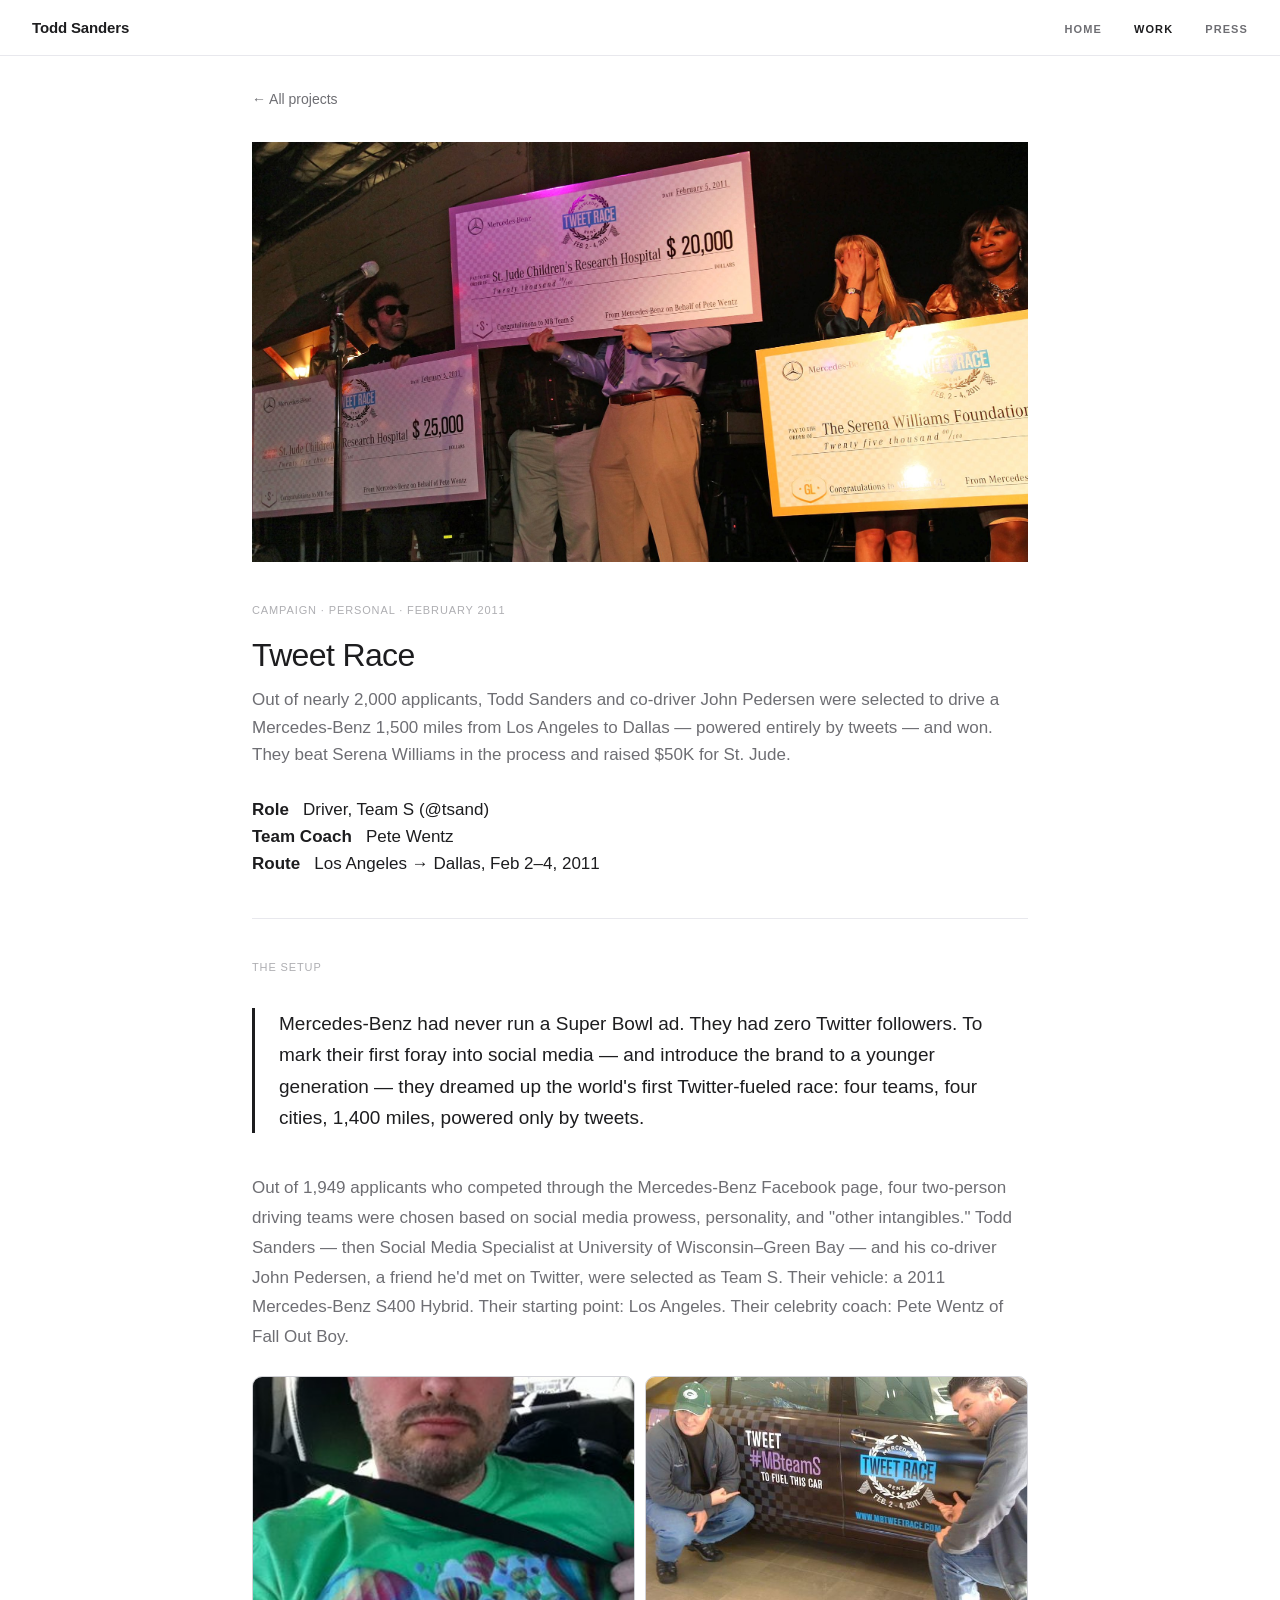
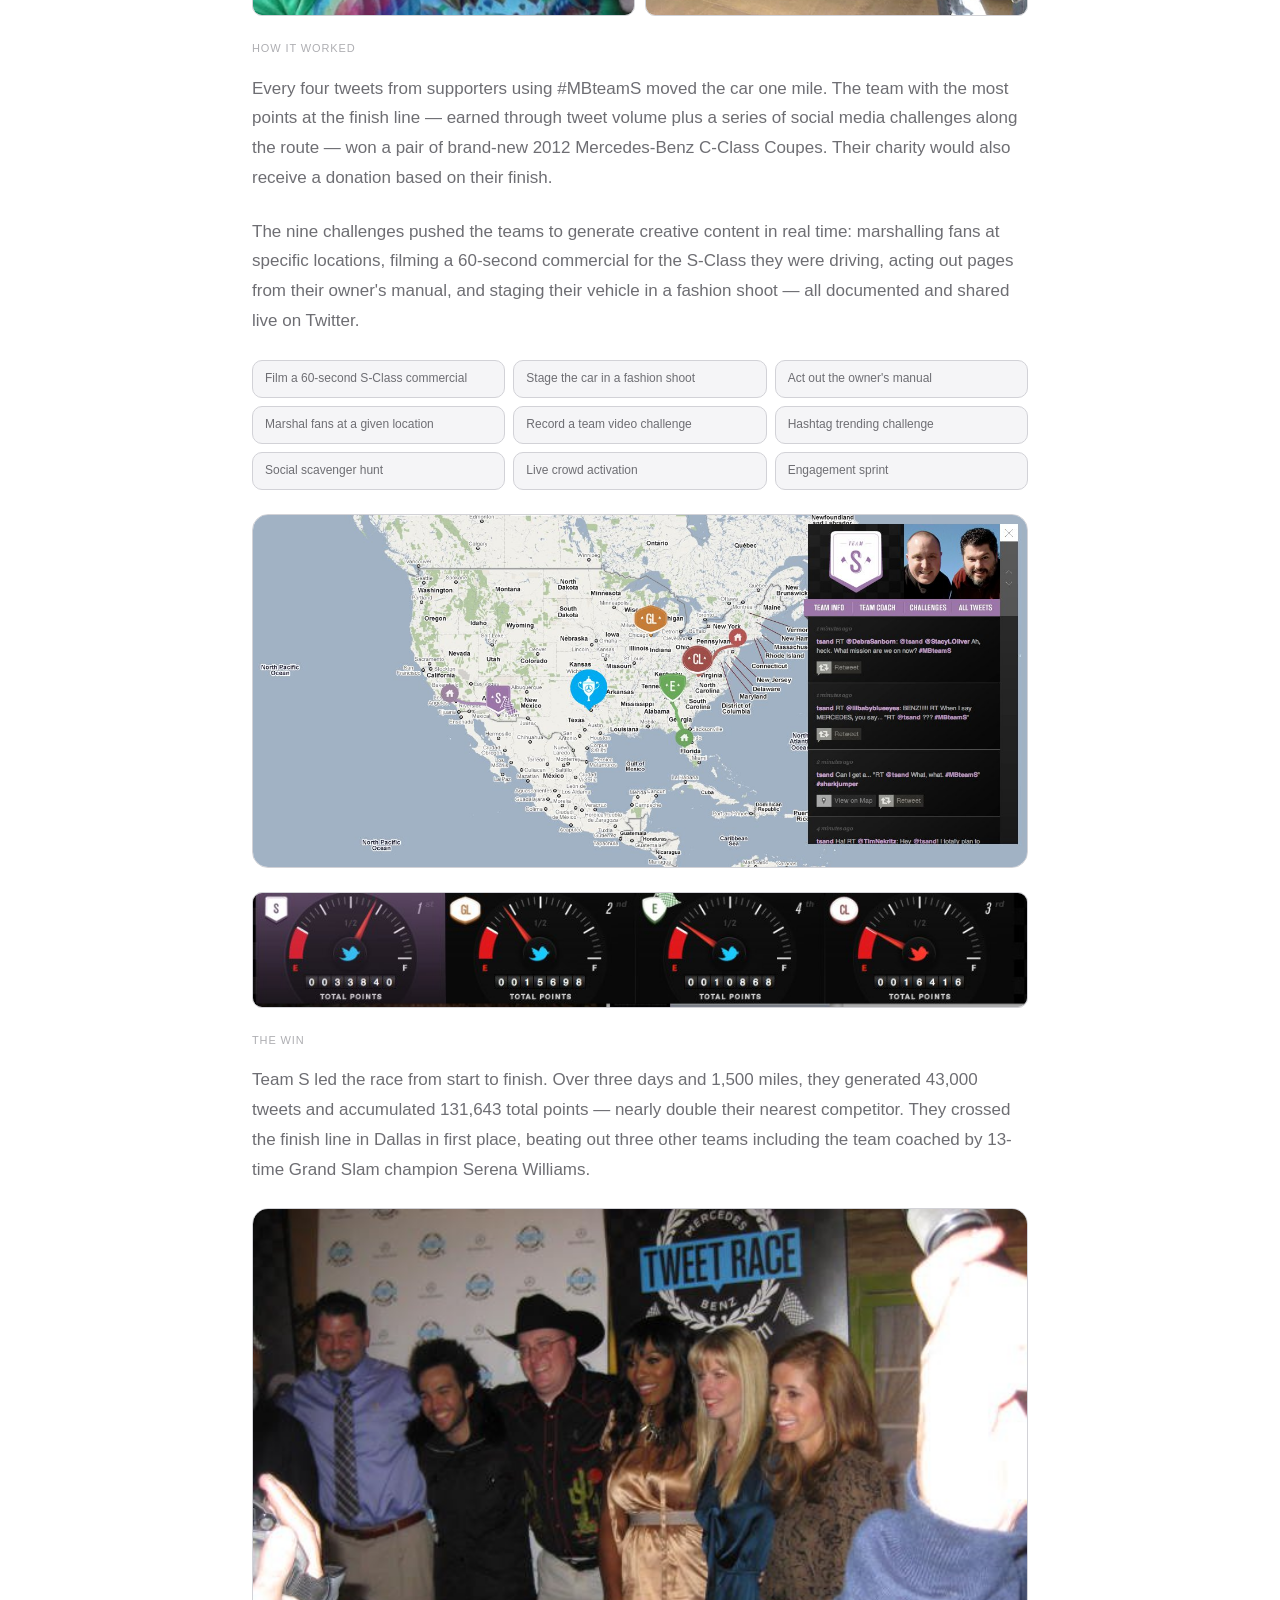
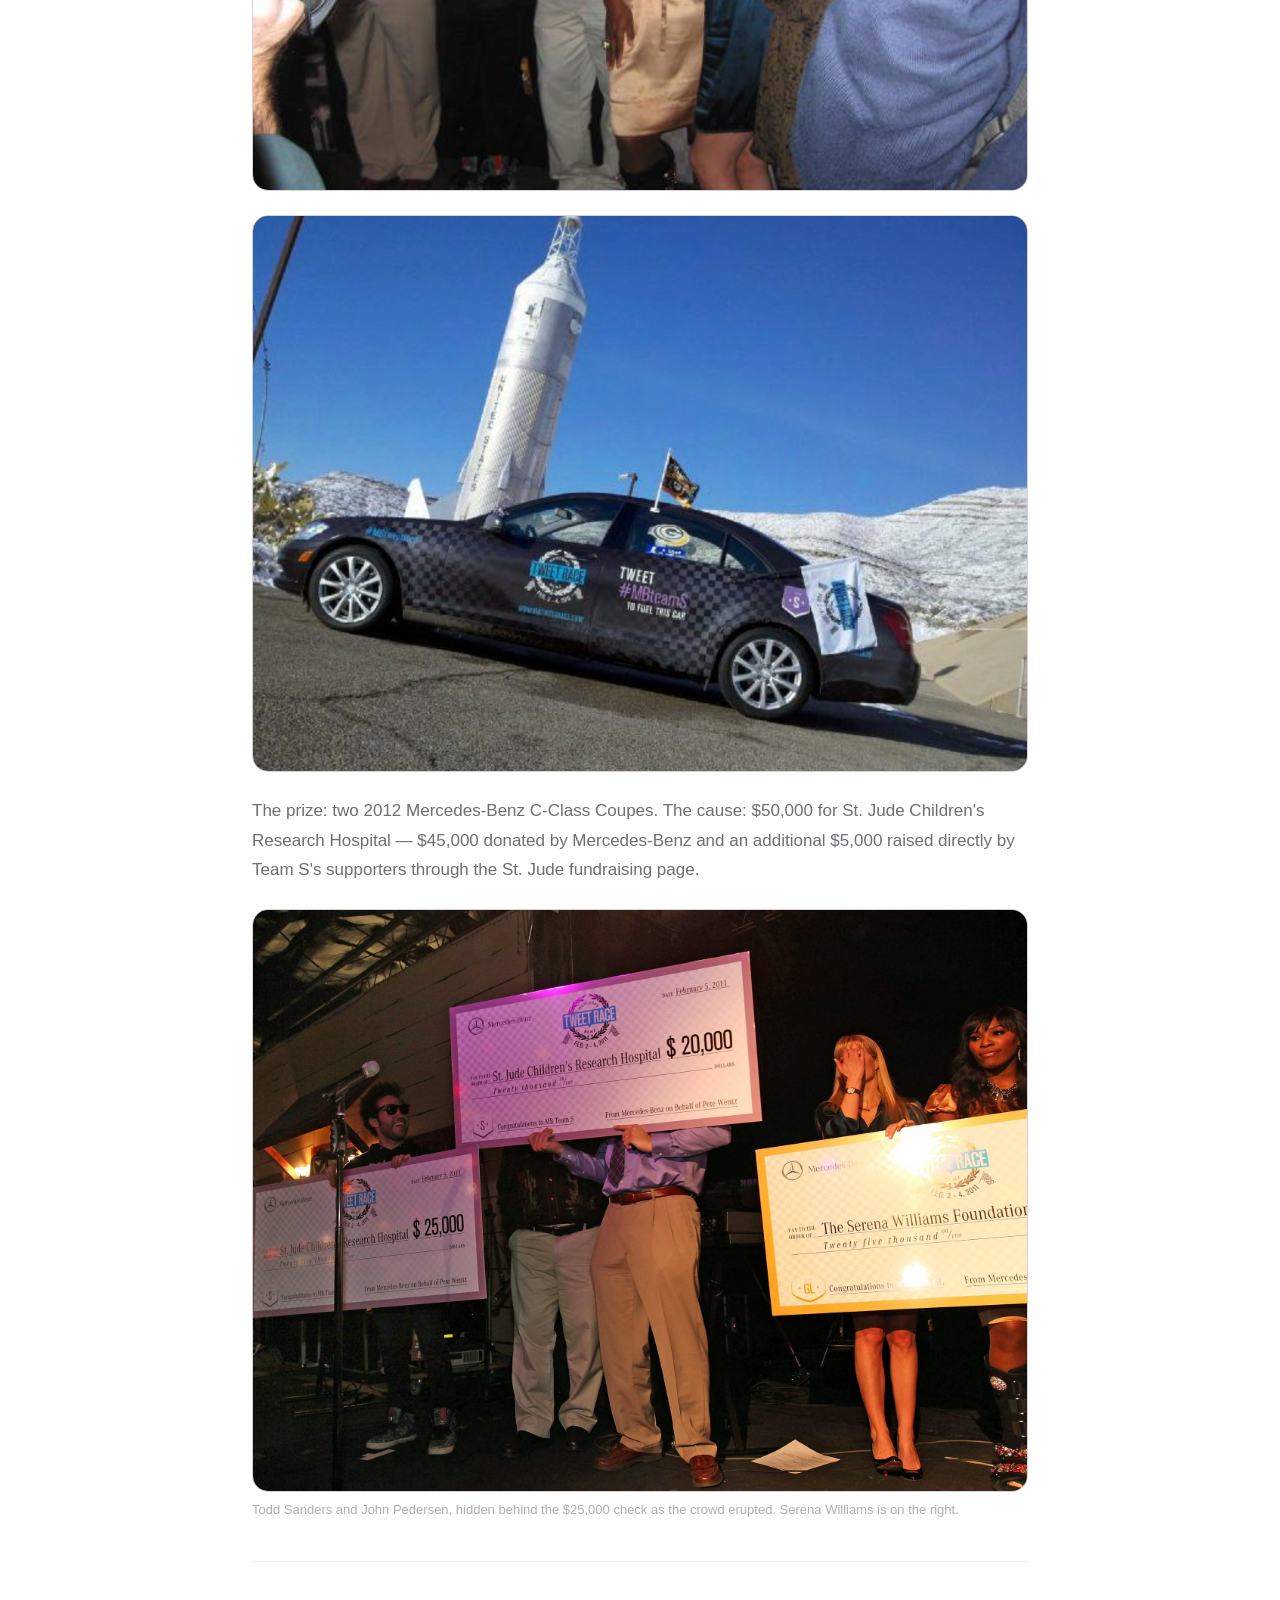
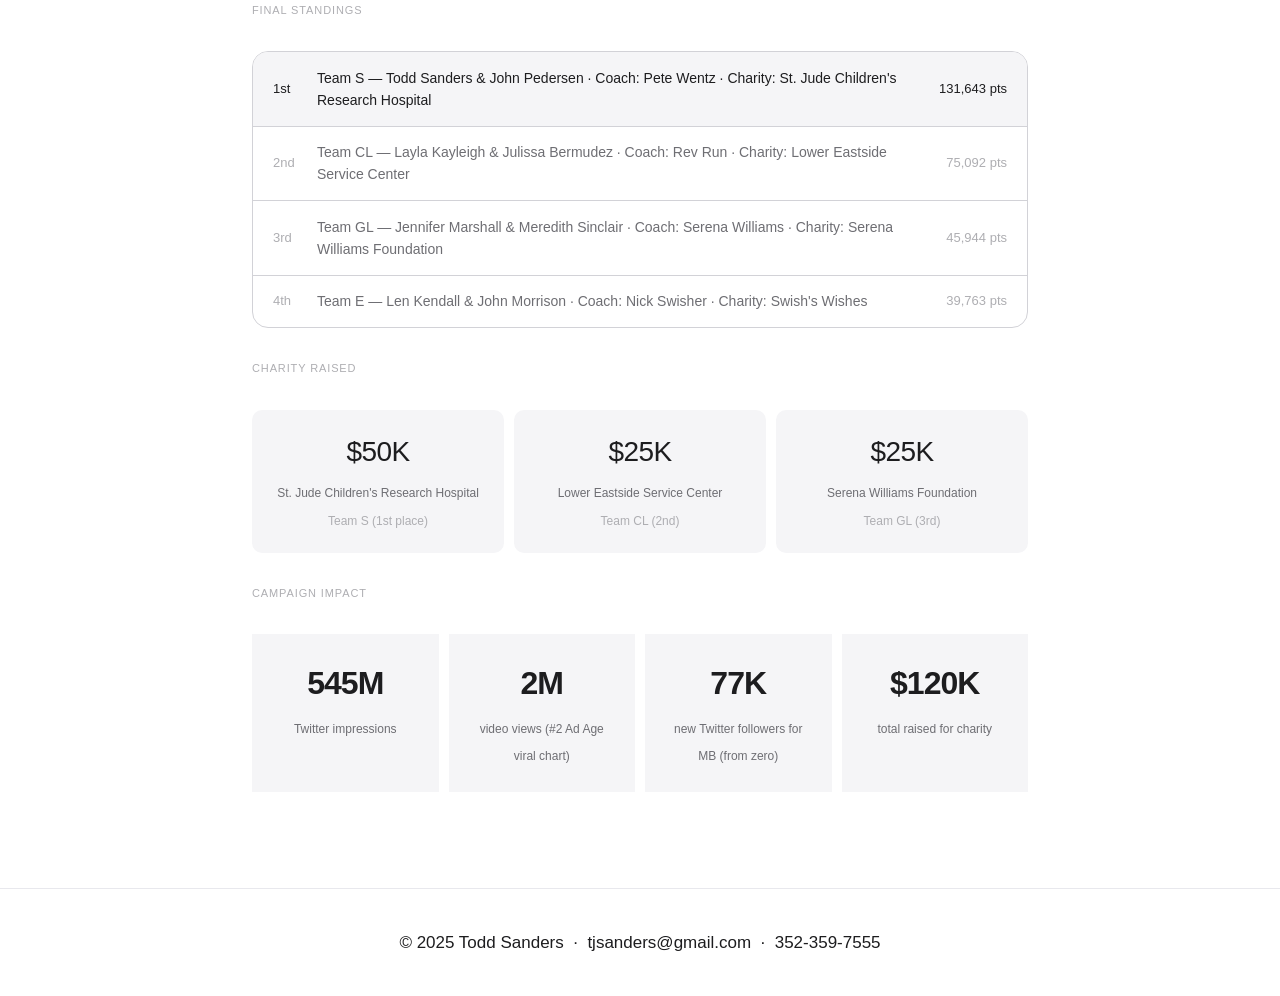
<file: tweet-race.html>
<!DOCTYPE html>
<html lang="en">
<head>
  <meta charset="UTF-8">
  <meta name="viewport" content="width=device-width, initial-scale=1.0">
  <title>Tweet Race — Todd Sanders</title>
  <link rel="stylesheet" href="../assets/style.css">
  <style>
    .scoreboard {
      border: 0.5px solid var(--border);
      border-radius: var(--radius-lg);
      overflow: hidden;
      margin: 2rem 0;
    }
    .score-row {
      display: flex;
      align-items: center;
      gap: 1rem;
      padding: 0.9rem 1.25rem;
      border-bottom: 0.5px solid var(--border);
    }
    .score-row:last-child { border-bottom: none; }
    .score-row.winner { background: var(--bg-secondary); }
    .score-place {
      font-size: 13px;
      font-weight: 500;
      color: var(--text-tertiary);
      min-width: 28px;
    }
    .score-row.winner .score-place { color: var(--text-primary); }
    .score-team { flex: 1; font-size: 14px; color: var(--text-secondary); }
    .score-row.winner .score-team { color: var(--text-primary); font-weight: 500; }
    .score-pts { font-size: 13px; font-variant-numeric: tabular-nums; color: var(--text-tertiary); }
    .score-row.winner .score-pts { color: var(--text-primary); font-weight: 500; }
    .wide-img { width: 100%; border-radius: var(--radius-lg); border: 0.5px solid var(--border); display: block; margin: 1.5rem 0; }
    .gallery-2 { display: grid; grid-template-columns: 1fr 1fr; gap: 10px; margin: 1.5rem 0; }
    .gallery-2 img { width: 100%; height: 240px; object-fit: cover; border-radius: var(--radius-md); border: 0.5px solid var(--border); display: block; }
    .challenge-grid {
      display: grid;
      grid-template-columns: 1fr 1fr 1fr;
      gap: 8px;
      margin: 1.5rem 0;
    }
    .challenge-pill {
      background: var(--bg-secondary);
      border-radius: var(--radius-md);
      padding: 0.6rem 0.75rem;
      font-size: 12px;
      color: var(--text-secondary);
      border: 0.5px solid var(--border);
      line-height: 1.4;
    }
    .result-grid {
      display: grid;
      grid-template-columns: repeat(3, 1fr);
      gap: 10px;
      margin: 2rem 0;
    }
    .charity-card {
      background: var(--bg-secondary);
      border-radius: var(--radius-md);
      padding: 1.25rem 1rem;
      text-align: center;
    }
    .charity-amount {
      font-size: 28px;
      font-weight: 500;
      letter-spacing: -0.02em;
      display: block;
      margin-bottom: 4px;
    }
    .charity-org { font-size: 12px; color: var(--text-secondary); line-height: 1.5; }
    .campaign-stats {
      display: grid;
      grid-template-columns: repeat(4, 1fr);
      gap: 10px;
      margin: 2rem 0;
    }
  </style>
</head>
<body>

<nav>
  <a href="../index.html" class="nav-logo">Todd Sanders</a>
  <ul class="nav-links">
    <li><a href="../index.html">Home</a></li>
    <li><a href="../index.html#projects" class="active">Work</a></li>
    <li><a href="../press.html">Press</a></li>
  </ul>
</nav>

<main class="container">

  <a href="../index.html#projects" class="back-link" style="margin-top:2rem;display:inline-flex;">← All projects</a>

  <img
    src="../assets/images/tweet-race/big-check.jpg"
    alt="Todd Sanders holding a $25,000 check for St. Jude Children's Research Hospital at the Tweet Race finish line"
    class="hero-img"
    style="object-position: center 20%;"
  >

  <p class="section-label">Campaign · Personal · February 2011</p>
  <h1 style="font-size:32px;font-weight:500;letter-spacing:-0.02em;margin-bottom:0.75rem;line-height:1.2">Tweet Race</h1>
  <p style="font-size:17px;color:var(--text-secondary);margin-bottom:1.75rem;line-height:1.6">Out of nearly 2,000 applicants, Todd Sanders and co-driver John Pedersen were selected to drive a Mercedes-Benz 1,500 miles from Los Angeles to Dallas — powered entirely by tweets — and won. They beat Serena Williams in the process and raised $50K for St. Jude.</p>

  <div class="meta-row">
    <div class="meta-item"><strong>Role</strong> &nbsp; Driver, Team S (@tsand)</div>
    <div class="meta-item"><strong>Team Coach</strong> &nbsp; Pete Wentz</div>
    <div class="meta-item"><strong>Route</strong> &nbsp; Los Angeles → Dallas, Feb 2–4, 2011</div>
  </div>

  <hr>

  <p class="section-label">The setup</p>
  <div class="goal-block">
    <p>Mercedes-Benz had never run a Super Bowl ad. They had zero Twitter followers. To mark their first foray into social media — and introduce the brand to a younger generation — they dreamed up the world's first Twitter-fueled race: four teams, four cities, 1,400 miles, powered only by tweets.</p>
  </div>

  <p class="body-text">Out of 1,949 applicants who competed through the Mercedes-Benz Facebook page, four two-person driving teams were chosen based on social media prowess, personality, and "other intangibles." Todd Sanders — then Social Media Specialist at University of Wisconsin–Green Bay — and his co-driver John Pedersen, a friend he'd met on Twitter, were selected as Team S. Their vehicle: a 2011 Mercedes-Benz S400 Hybrid. Their starting point: Los Angeles. Their celebrity coach: Pete Wentz of Fall Out Boy.</p>

  <div class="gallery-2">
    <img src="../assets/images/tweet-race/in-the-car.jpg" alt="Todd Sanders and John Pedersen posing with the #MBteamS wrapped Mercedes before the race" style="object-position: center 40%;">
    <img src="../assets/images/tweet-race/the-car.jpg" alt="The Team S Mercedes S400 Hybrid wrapped with Tweet Race branding, parked in front of a rocket in the desert">
  </div>

  <p class="section-label">How it worked</p>
  <p class="body-text">Every four tweets from supporters using #MBteamS moved the car one mile. The team with the most points at the finish line — earned through tweet volume plus a series of social media challenges along the route — won a pair of brand-new 2012 Mercedes-Benz C-Class Coupes. Their charity would also receive a donation based on their finish.</p>

  <p class="body-text">The nine challenges pushed the teams to generate creative content in real time: marshalling fans at specific locations, filming a 60-second commercial for the S-Class they were driving, acting out pages from their owner's manual, and staging their vehicle in a fashion shoot — all documented and shared live on Twitter.</p>

  <div class="challenge-grid">
    <div class="challenge-pill">Film a 60-second S-Class commercial</div>
    <div class="challenge-pill">Stage the car in a fashion shoot</div>
    <div class="challenge-pill">Act out the owner's manual</div>
    <div class="challenge-pill">Marshal fans at a given location</div>
    <div class="challenge-pill">Record a team video challenge</div>
    <div class="challenge-pill">Hashtag trending challenge</div>
    <div class="challenge-pill">Social scavenger hunt</div>
    <div class="challenge-pill">Live crowd activation</div>
    <div class="challenge-pill">Engagement sprint</div>
  </div>

  <img src="../assets/images/tweet-race/map.jpg" alt="Mercedes Tweet Race microsite map showing Team S's position and live tweet feed during the race" class="wide-img">

  <img src="../assets/images/tweet-race/points.jpg" alt="Tweet Race scoreboard showing Team S in 1st place with 33,840 total points" class="wide-img" style="border-radius:var(--radius-md);">

  <p class="section-label">The win</p>
  <p class="body-text">Team S led the race from start to finish. Over three days and 1,500 miles, they generated 43,000 tweets and accumulated 131,643 total points — nearly double their nearest competitor. They crossed the finish line in Dallas in first place, beating out three other teams including the team coached by 13-time Grand Slam champion Serena Williams.</p>

  <img src="../assets/images/tweet-race/winning.jpg" alt="All Tweet Race teams and coaches at the finish line celebration in Dallas" style="object-position:center 30%;" class="wide-img">

  <img src="../assets/images/tweet-race/microsite.png" alt="Mercedes Tweet Race microsite showing Team S as winners with 132,643 total points" class="wide-img">

  <p class="body-text">The prize: two 2012 Mercedes-Benz C-Class Coupes. The cause: $50,000 for St. Jude Children's Research Hospital — $45,000 donated by Mercedes-Benz and an additional $5,000 raised directly by Team S's supporters through the St. Jude fundraising page.</p>

  <img src="../assets/images/tweet-race/big-check.jpg" alt="Todd Sanders holding the $25,000 Tweet Race check for St. Jude. Serena Williams, in the background, covers her face." class="wide-img">

  <p style="font-size:13px;color:var(--text-tertiary);margin-top:-1rem;margin-bottom:2rem;">Todd Sanders and John Pedersen, hidden behind the $25,000 check as the crowd erupted. Serena Williams is on the right.</p>

  <hr>

  <p class="section-label">Final standings</p>
  <div class="scoreboard">
    <div class="score-row winner">
      <div class="score-place">1st</div>
      <div class="score-team">Team S — Todd Sanders & John Pedersen · Coach: Pete Wentz · Charity: St. Jude Children's Research Hospital</div>
      <div class="score-pts">131,643 pts</div>
    </div>
    <div class="score-row">
      <div class="score-place">2nd</div>
      <div class="score-team">Team CL — Layla Kayleigh & Julissa Bermudez · Coach: Rev Run · Charity: Lower Eastside Service Center</div>
      <div class="score-pts">75,092 pts</div>
    </div>
    <div class="score-row">
      <div class="score-place">3rd</div>
      <div class="score-team">Team GL — Jennifer Marshall & Meredith Sinclair · Coach: Serena Williams · Charity: Serena Williams Foundation</div>
      <div class="score-pts">45,944 pts</div>
    </div>
    <div class="score-row">
      <div class="score-place">4th</div>
      <div class="score-team">Team E — Len Kendall & John Morrison · Coach: Nick Swisher · Charity: Swish's Wishes</div>
      <div class="score-pts">39,763 pts</div>
    </div>
  </div>

  <p class="section-label">Charity raised</p>
  <div class="result-grid">
    <div class="charity-card">
      <span class="charity-amount">$50K</span>
      <span class="charity-org">St. Jude Children's Research Hospital<br><span style="color:var(--text-tertiary)">Team S (1st place)</span></span>
    </div>
    <div class="charity-card">
      <span class="charity-amount">$25K</span>
      <span class="charity-org">Lower Eastside Service Center<br><span style="color:var(--text-tertiary)">Team CL (2nd)</span></span>
    </div>
    <div class="charity-card">
      <span class="charity-amount">$25K</span>
      <span class="charity-org">Serena Williams Foundation<br><span style="color:var(--text-tertiary)">Team GL (3rd)</span></span>
    </div>
  </div>

  <p class="section-label">Campaign impact</p>
  <div class="campaign-stats">
    <div class="stat">
      <span class="stat-num">545M</span>
      <span class="stat-label">Twitter impressions</span>
    </div>
    <div class="stat">
      <span class="stat-num">2M</span>
      <span class="stat-label">video views (#2 Ad Age viral chart)</span>
    </div>
    <div class="stat">
      <span class="stat-num">77K</span>
      <span class="stat-label">new Twitter followers for MB (from zero)</span>
    </div>
    <div class="stat">
      <span class="stat-num">$120K</span>
      <span class="stat-label">total raised for charity</span>
    </div>
  </div>

</main>

<footer>
  <p>&copy; 2025 Todd Sanders &nbsp;·&nbsp; tjsanders@gmail.com &nbsp;·&nbsp; 352-359-7555</p>
</footer>

</body>
</html>
</file>
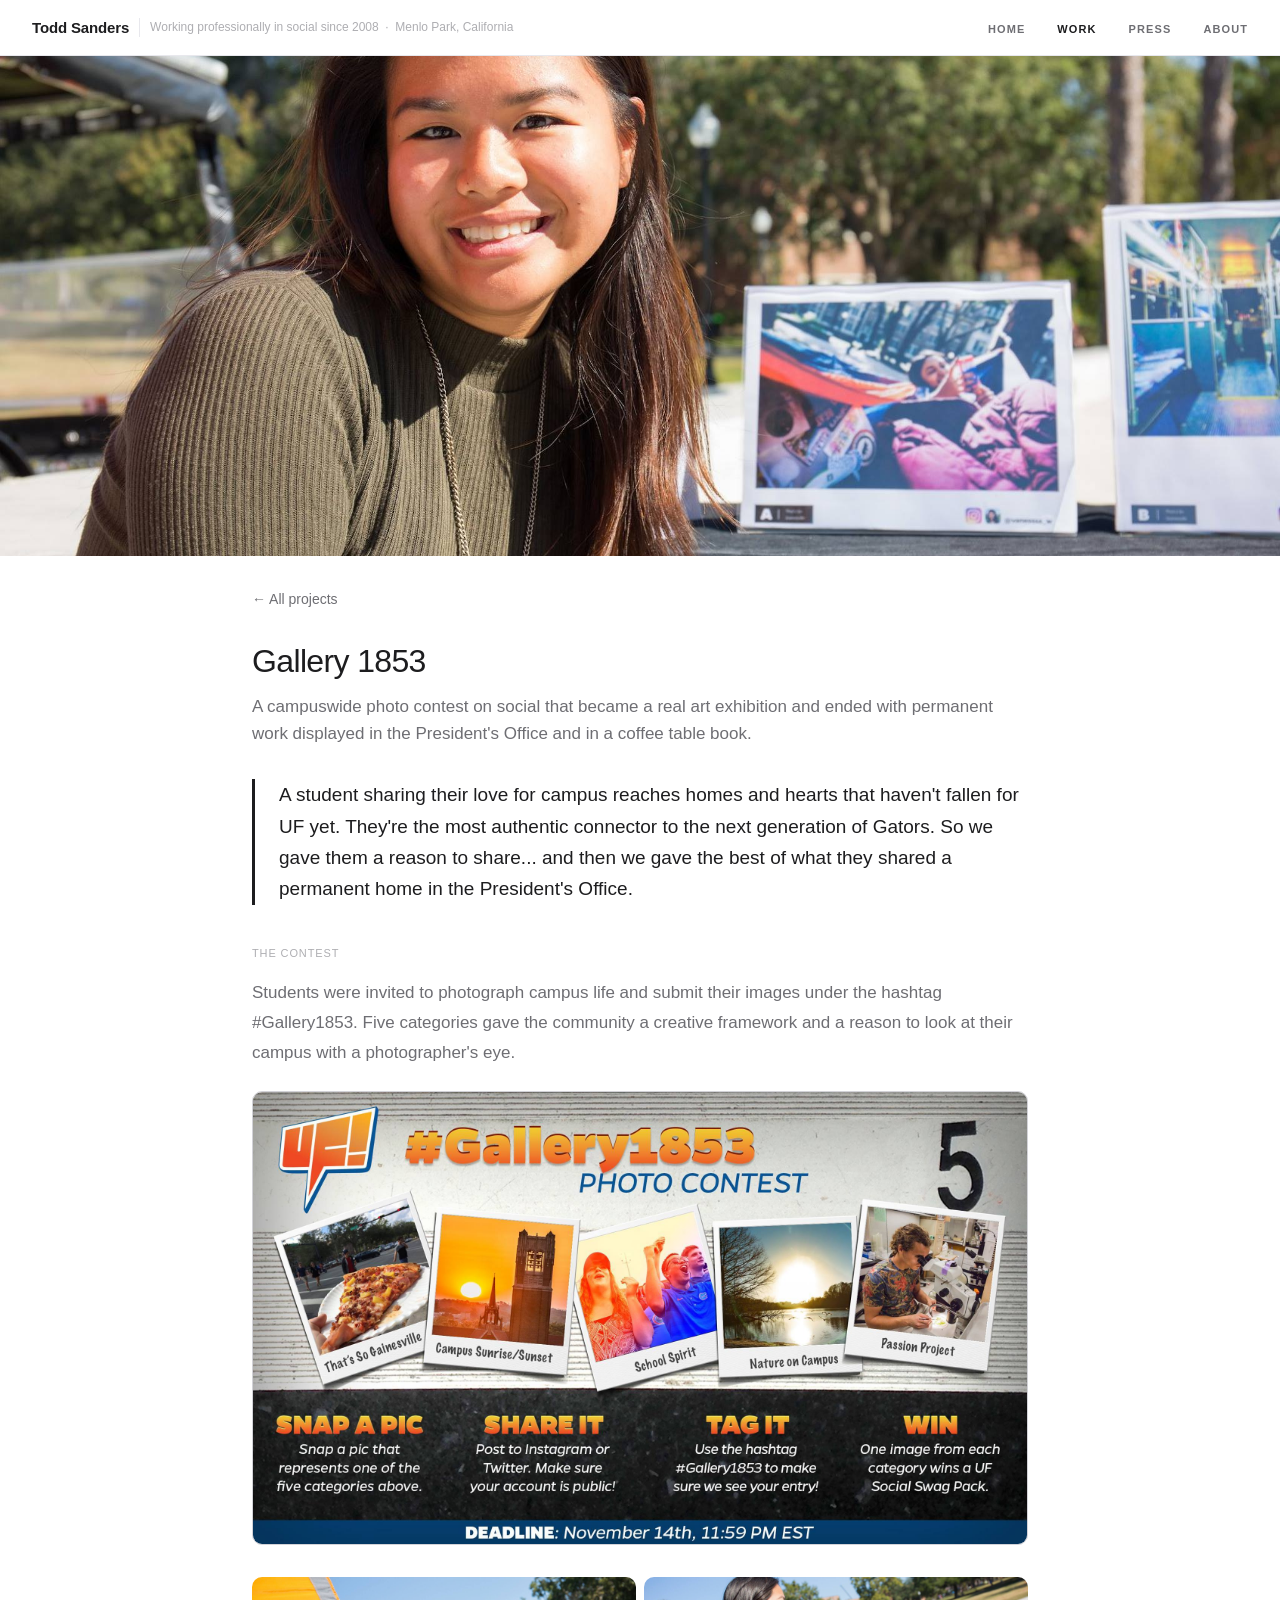
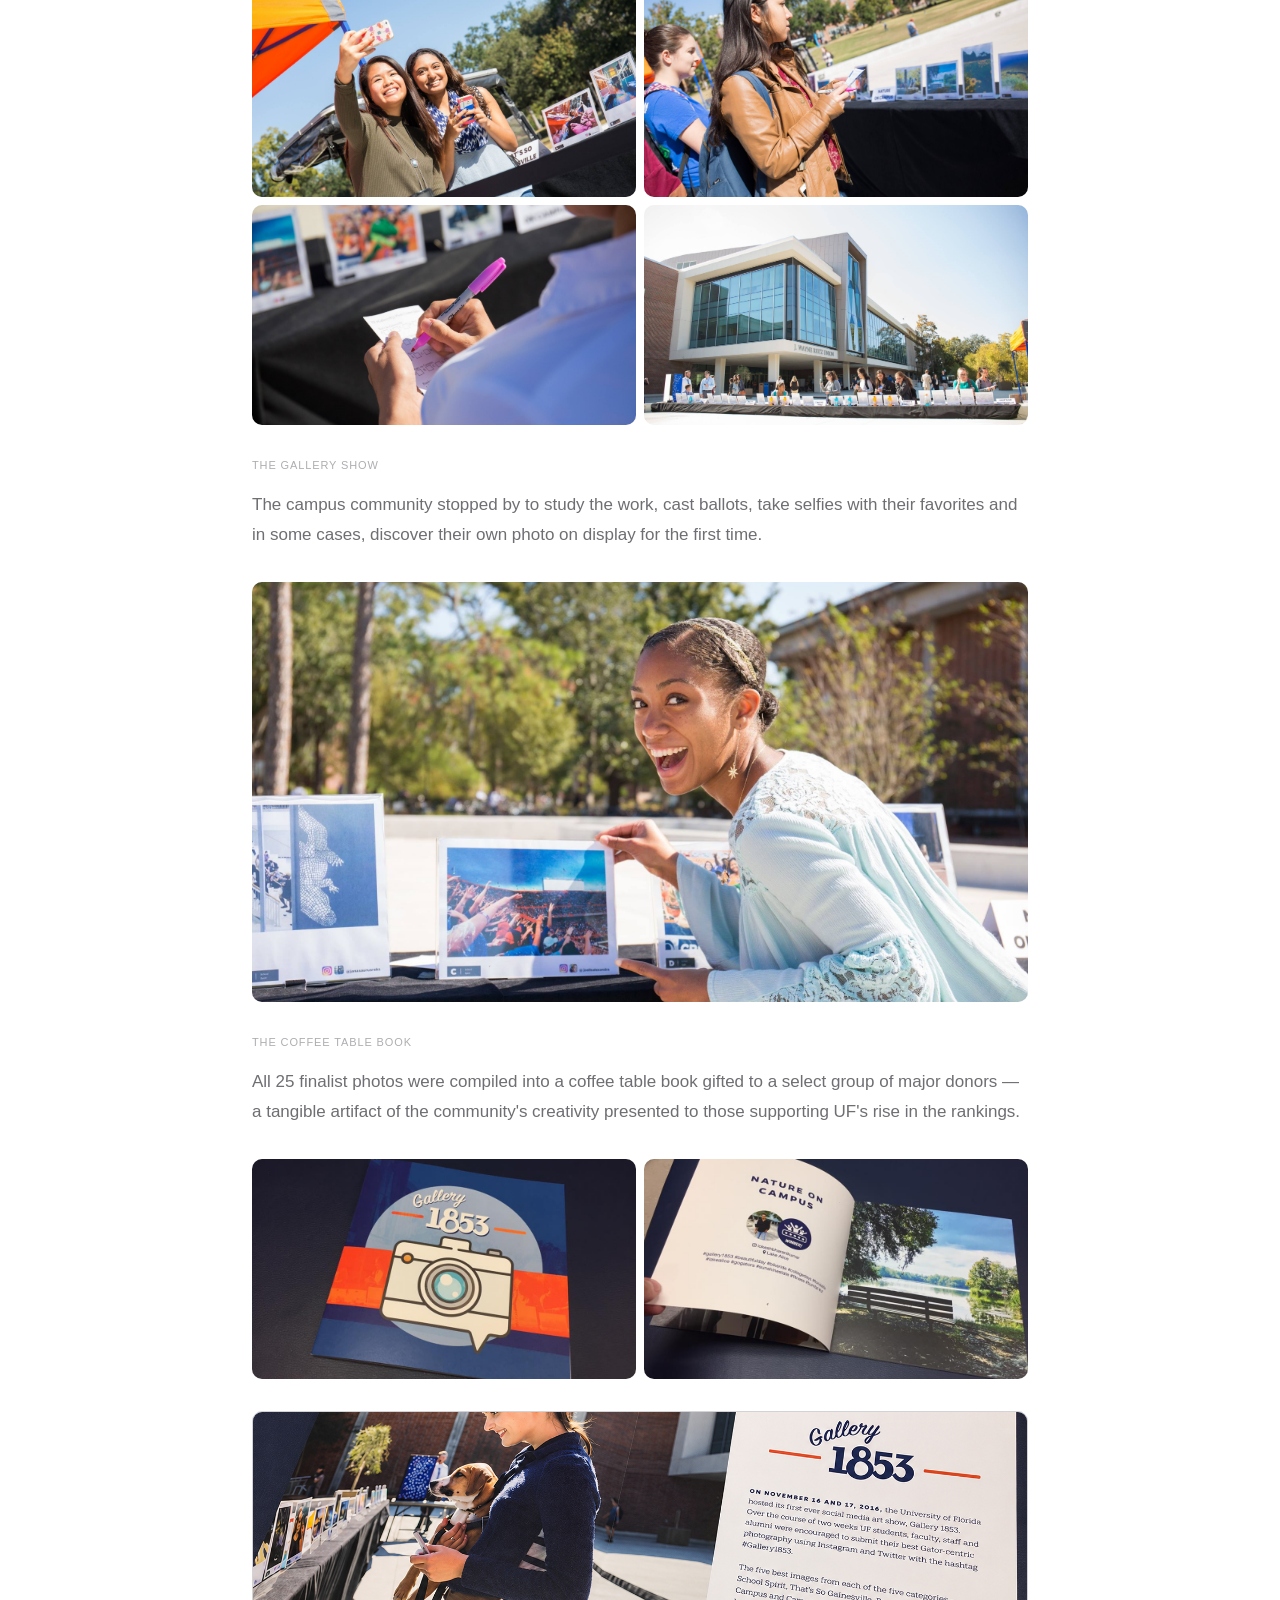
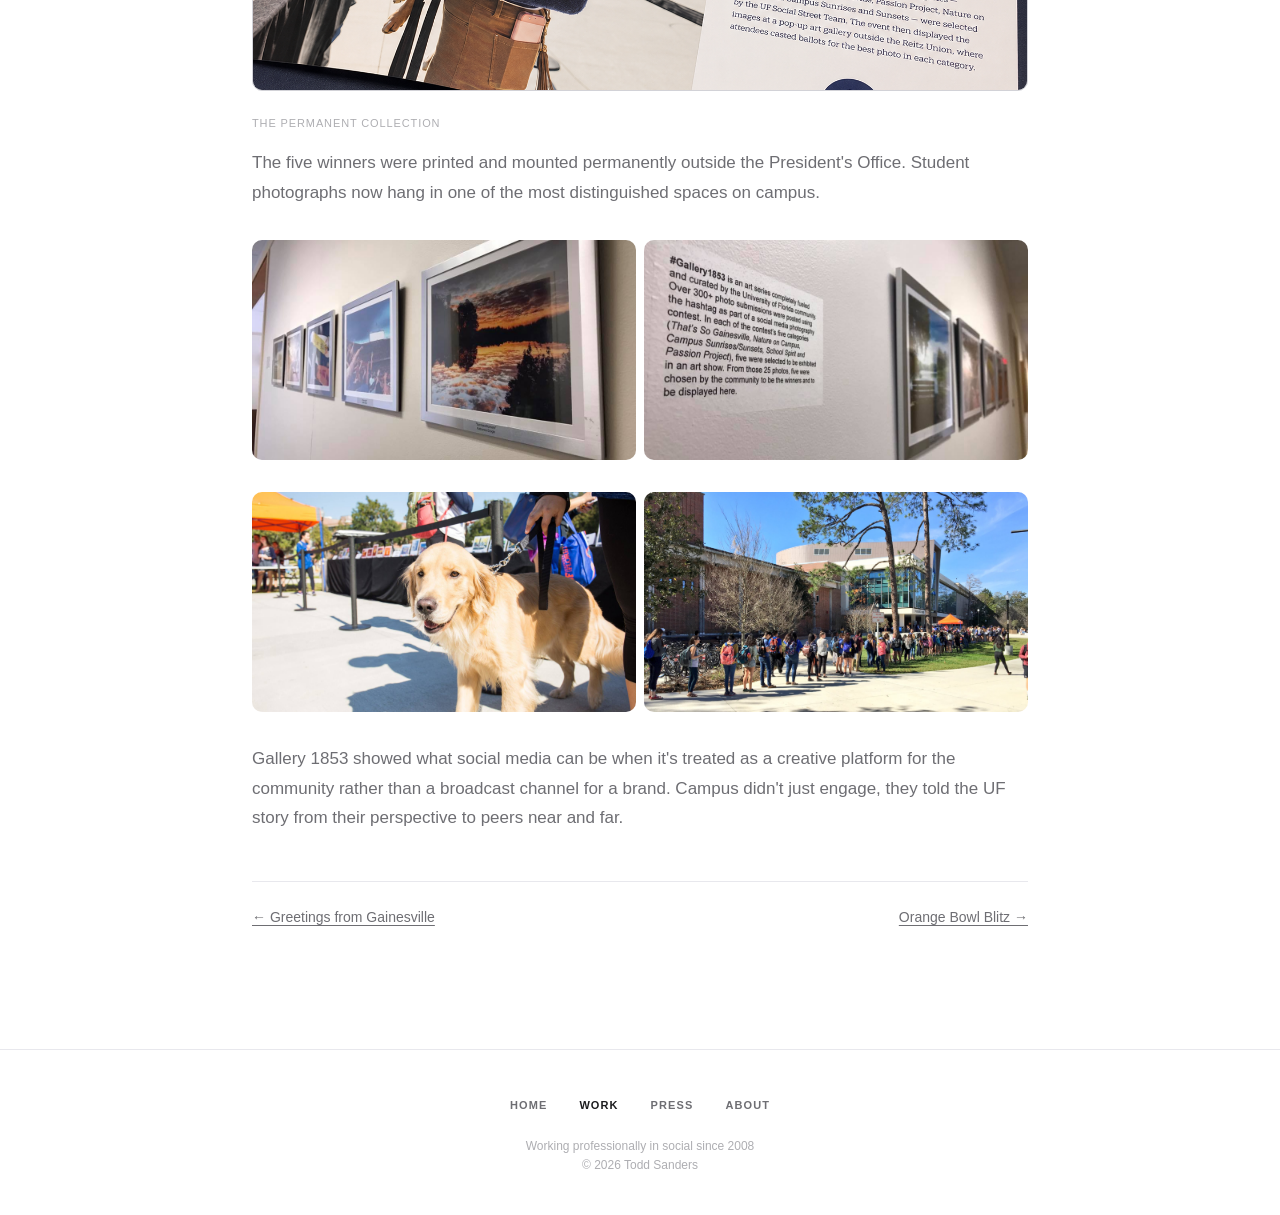
<file: projects/gallery-1853.html>
<!DOCTYPE html>
<html lang="en">
<head>
  <meta charset="UTF-8">
  <meta name="viewport" content="width=device-width, initial-scale=1.0">
  <title>Gallery 1853 — Todd Sanders</title>
  <meta name="description" content="A campuswide photo contest on social that became a real art exhibition, a coffee table book and permanent work displayed in the President's Office at the University of Florida.">
  <meta name="author" content="Todd Sanders">
  <meta property="og:title" content="Gallery 1853 — Todd Sanders">
  <meta property="og:description" content="A photo contest on social that became a real art show, a book and a display in the President's Office.">
  <meta property="og:url" content="https://tsandx.github.io/portfolio/projects/gallery-1853.html">
  <meta property="og:type" content="article">
  <link rel="canonical" href="https://tsandx.github.io/portfolio/projects/gallery-1853.html">
  <link rel="stylesheet" href="../assets/style.css">
</head>
<body>

<nav>
  <div class="nav-left">
    <a href="../index.html" class="nav-logo">Todd Sanders</a>
    <span class="nav-tagline">Working professionally in social since 2008 &nbsp;·&nbsp; Menlo Park, California</span>
  </div>
  <ul class="nav-links">
    <li><a href="../index.html">Home</a></li>
    <li><a href="../index.html#projects" class="active">Work</a></li>
    <li><a href="../press.html">Press</a></li>
    <li><a href="../about.html">About</a></li>
  </ul>
</nav>

<img
  src="../assets/images/gallery-1853/new-3-hero.jpg"
  alt="Inside pages of the Gallery 1853 coffee table book"
  class="hero-img-full"
  style="object-position: center center;"
>

<main class="container">

  <a href="../index.html#projects" class="back-link" style="margin-top:2rem;display:inline-flex;">← All projects</a>

  <h1 style="font-size:32px;font-weight:500;letter-spacing:-0.02em;margin-bottom:0.75rem;line-height:1.2">Gallery 1853</h1>
  <p style="font-size:17px;color:var(--text-secondary);margin-bottom:1.75rem;line-height:1.6">A campuswide photo contest on social that became a real art exhibition and ended with permanent work displayed in the President's Office and in a coffee table book.</p>

  <div class="goal-block">
    <p>A student sharing their love for campus reaches homes and hearts that haven't fallen for UF yet. They're the most authentic connector to the next generation of Gators. So we gave them a reason to share... and then we gave the best of what they shared a permanent home in the President's Office.</p>
  </div>

  <p class="section-label">The contest</p>

  <p class="body-text">Students were invited to photograph campus life and submit their images under the hashtag #Gallery1853. Five categories gave the community a creative framework and a reason to look at their campus with a photographer's eye.</p>

  <img src="../assets/images/gallery-1853/rules.jpg" alt="Gallery 1853 contest rules" style="width:100%; border-radius:var(--radius-md); border:0.5px solid var(--border); display:block; margin:1.5rem 0;">

  <div class="gallery">
    <div class="gallery-item">
      <img src="../assets/images/gallery-1853/vote2.jpg" alt="Close-up of students examining photos displayed at the Gallery 1853 event">
    </div>
    <div class="gallery-item">
      <img src="../assets/images/gallery-1853/vote3.jpg" alt="Another angle of the Gallery 1853 pop-up show with students browsing the prints">
    </div>
    <div class="gallery-item">
      <img src="../assets/images/gallery-1853/vote-card.jpg" alt="Gallery 1853 voting card">
    </div>
    <div class="gallery-item">
      <img src="../assets/images/gallery-1853/reitz.jpg" alt="Gallery 1853 exhibition outside the Reitz Union">
    </div>
  </div>

  <p class="section-label">The gallery show</p>

  <p class="body-text">The campus community stopped by to study the work, cast ballots, take selfies with their favorites and in some cases, discover their own photo on display for the first time.</p>

  <div class="gallery">
    <div class="gallery-item wide" style="height:420px;">
      <img src="../assets/images/gallery-1853/her-photo.jpg" alt="A student discovering her own photograph on display at the Gallery 1853 exhibition for the first time" style="object-position:center 20%; height:420px;">
    </div>
  </div>

  <p class="section-label">The coffee table book</p>

  <p class="body-text">All 25 finalist photos were compiled into a coffee table book gifted to a select group of major donors — a tangible artifact of the community's creativity presented to those supporting UF's rise in the rankings.</p>

  <div class="gallery">
    <div class="gallery-item">
      <img src="../assets/images/gallery-1853/book.jpg" alt="The Gallery 1853 coffee table book, gifted to major donors">
    </div>
    <div class="gallery-item">
      <img src="../assets/images/gallery-1853/inside-book.jpg" alt="Inside pages of the Gallery 1853 coffee table book showing finalist photographs">
    </div>
  </div>

  <div style="margin:1.5rem 0;">
    <img src="../assets/images/gallery-1853/book-inside.png" alt="Inside pages of the Gallery 1853 coffee table book" style="width:100%; display:block; border-radius:var(--radius-md); height:280px; object-fit:cover; object-position:center center; border:0.5px solid var(--border);">
  </div>

  <p class="section-label">The permanent collection</p>

  <p class="body-text">The five winners were printed and mounted permanently outside the President's Office. Student photographs now hang in one of the most distinguished spaces on campus.</p>

  <div class="gallery">
    <div class="gallery-item">
      <img src="../assets/images/gallery-1853/wall-prez-office.jpg" alt="Winning Gallery 1853 photographs permanently mounted on the wall outside the UF President's Office">
    </div>
    <div class="gallery-item">
      <img src="../assets/images/gallery-1853/wall-2-prez.jpg" alt="Another view of the winning student photographs displayed in the President's Office hallway">
    </div>
  </div>

  <div class="gallery">
    <div class="gallery-item">
      <img src="../assets/images/gallery-1853/dog.jpg" alt="One of the winning Gallery 1853 photographs — a dog on the UF campus">
    </div>
    <div class="gallery-item">
      <img src="../assets/images/gallery-1853/longline.jpg" alt="A long line of students at the Gallery 1853 exhibition">
    </div>
  </div>

  <p class="body-text" style="margin-top:1rem;">Gallery 1853 showed what social media can be when it's treated as a creative platform for the community rather than a broadcast channel for a brand. Campus didn't just engage, they told the UF story from their perspective to peers near and far.</p>

      <div class="project-nav">
    <a href="greetings-from-gainesville.html">← Greetings from Gainesville</a>
    <a href="orange-bowl-blitz.html">Orange Bowl Blitz →</a>
  </div>

</main>

<footer>
  <ul class="footer-links">
    <li><a href="../index.html">Home</a></li>
    <li><a href="../index.html#projects" class="active">Work</a></li>
    <li><a href="../press.html">Press</a></li>
    <li><a href="../about.html">About</a></li>
  </ul>
  <span class="footer-copy">Working professionally in social since 2008<br>&copy; 2026 Todd Sanders</span>
</footer>

</body>
</html>
</file>
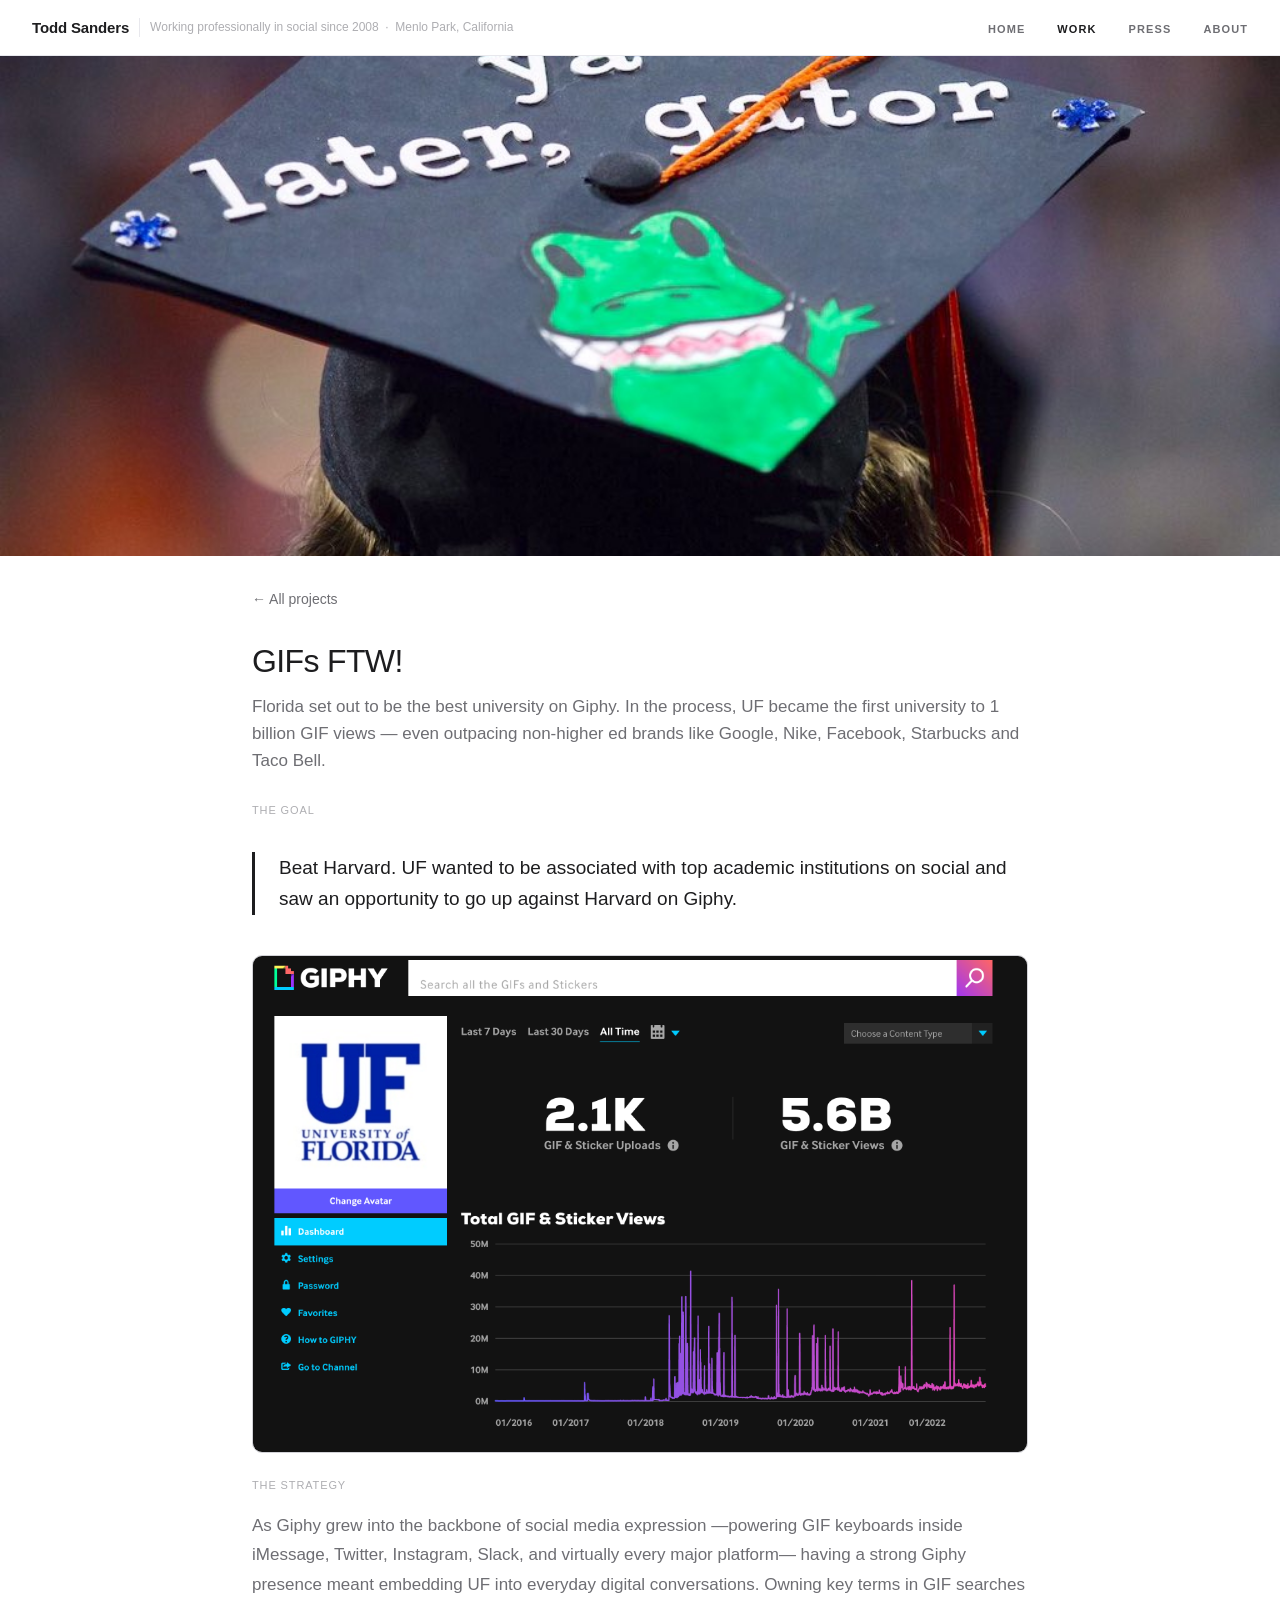
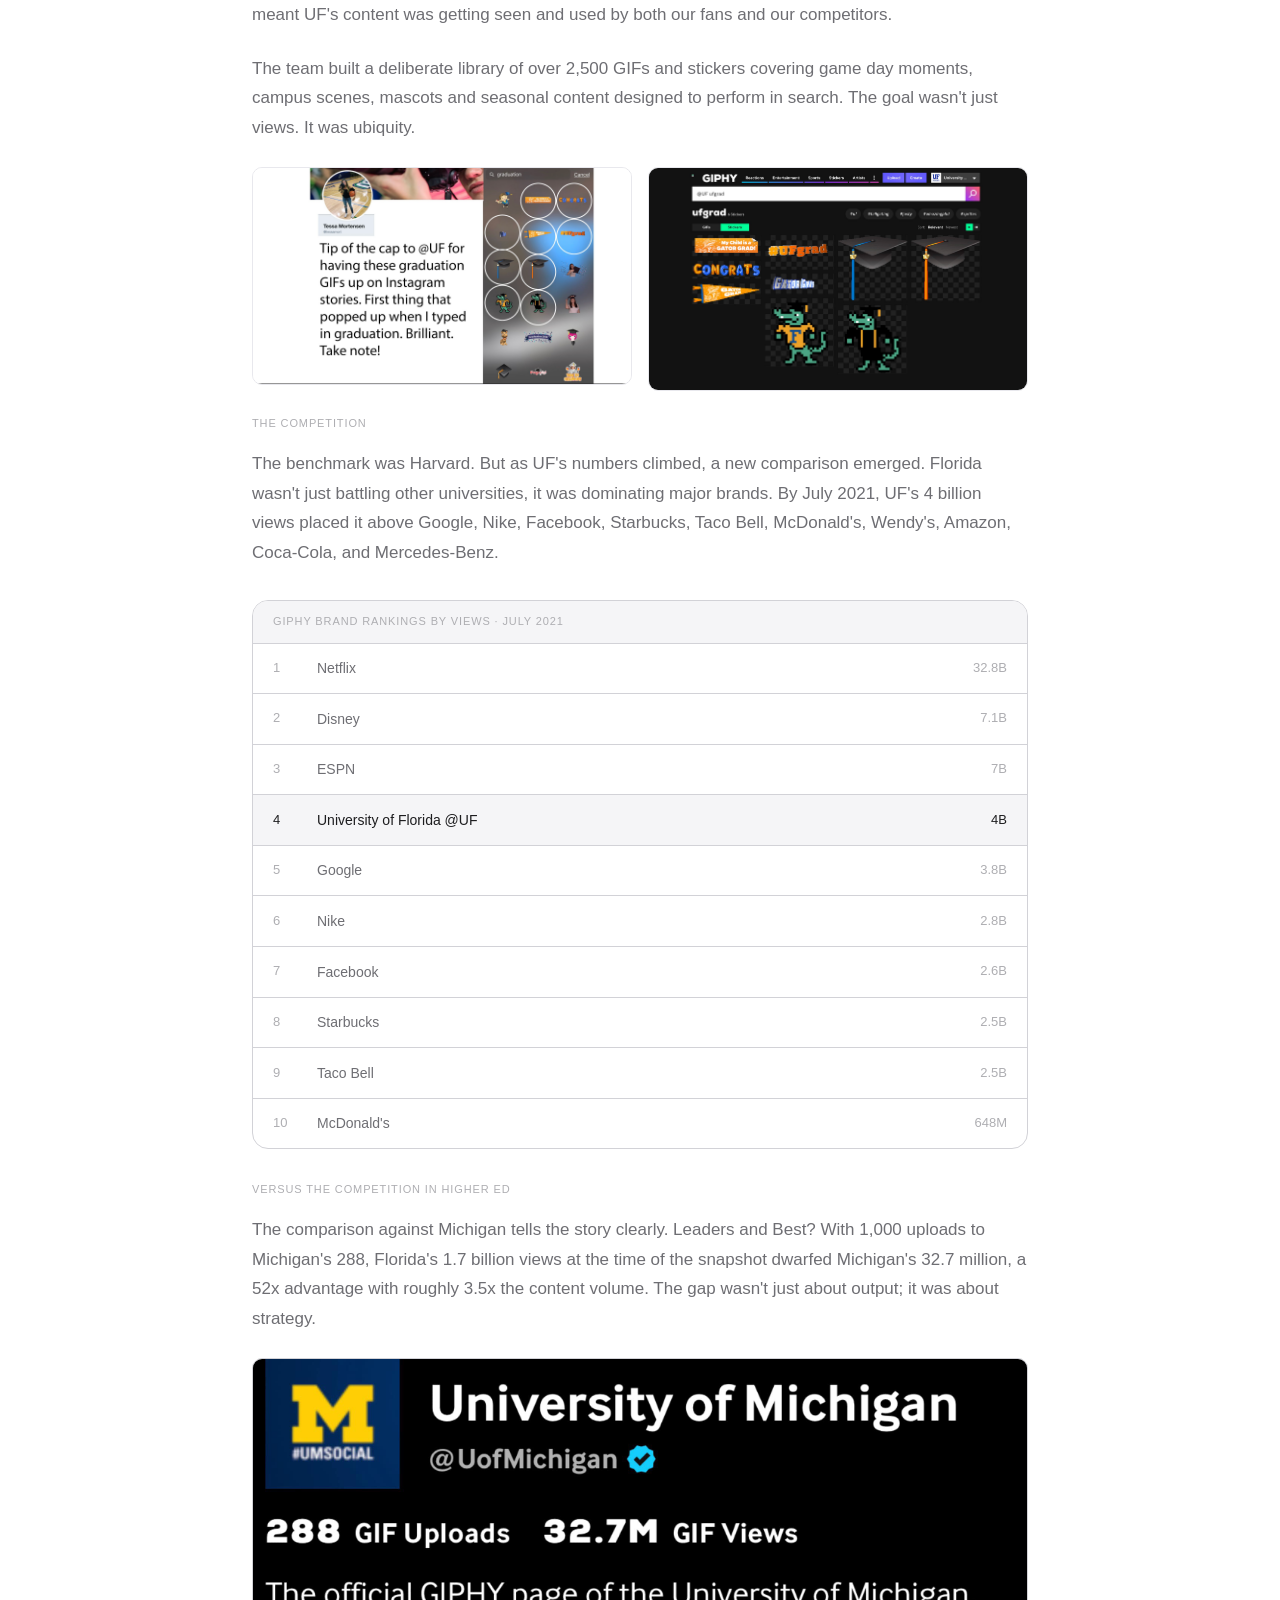
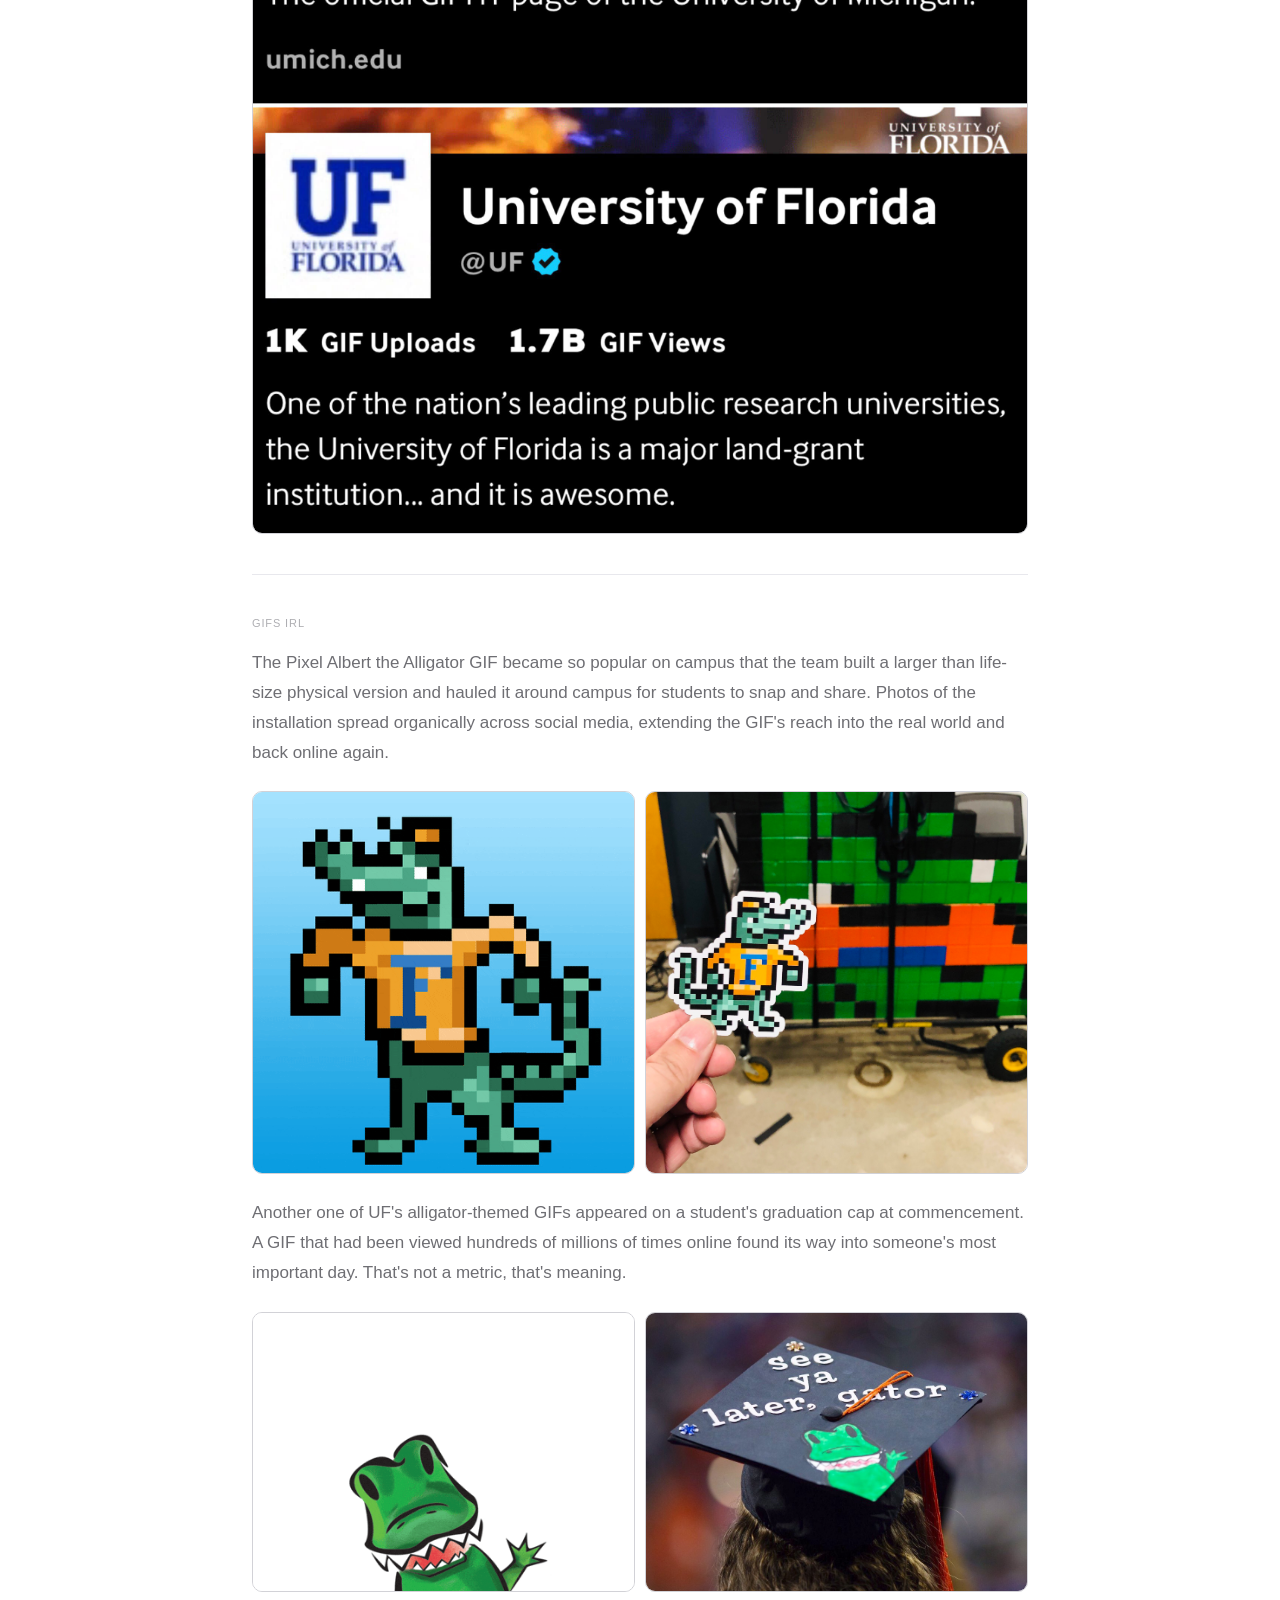
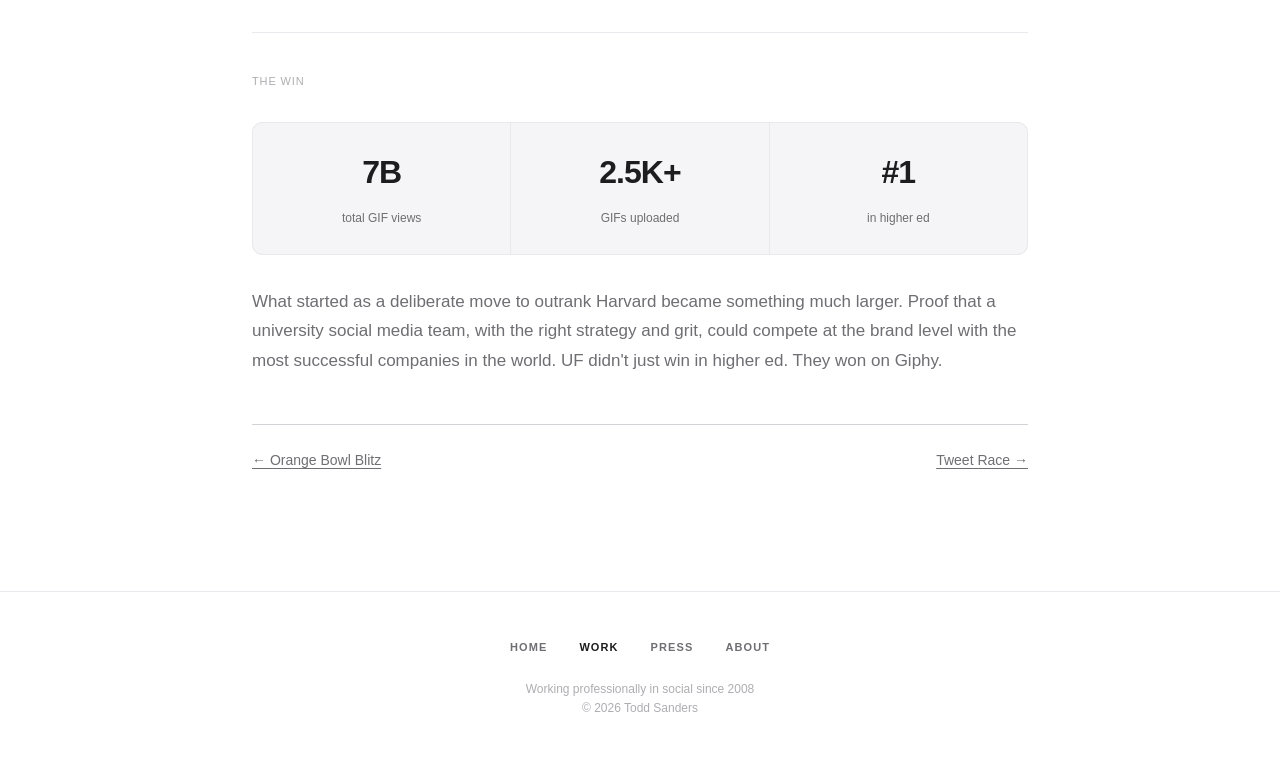
<file: projects/gifs-ftw.html>
<!DOCTYPE html>
<html lang="en">
<head>
  <meta charset="UTF-8">
  <meta name="viewport" content="width=device-width, initial-scale=1.0">
  <title>GIFs FTW! — Todd Sanders</title>
  <meta name="description" content="How the University of Florida reached 7 billion GIF views on Giphy — outpacing Google, Nike, Facebook, Starbucks and Taco Bell. The first university to 1 billion GIF views.">
  <meta name="author" content="Todd Sanders">
  <meta property="og:title" content="GIFs FTW! — Todd Sanders">
  <meta property="og:description" content="7 billion GIF views on Giphy, ahead of Google, Nike, Facebook, Starbucks and Taco Bell.">
  <meta property="og:url" content="https://tsandx.github.io/portfolio/projects/gifs-ftw.html">
  <meta property="og:type" content="article">
  <link rel="canonical" href="https://tsandx.github.io/portfolio/projects/gifs-ftw.html">
  <link rel="stylesheet" href="../assets/style.css">
  <style>
    .wide-img { width: 100%; border-radius: var(--radius-lg); border: 0.5px solid var(--border); display: block; margin: 1.5rem 0; }
    .gallery-2 { display: grid; grid-template-columns: 1fr 1fr; gap: 10px; margin: 1.5rem 0; }
    .gallery-2 img { width: 100%; border-radius: var(--radius-md); border: 0.5px solid var(--border); display: block; object-fit: cover; height: 280px; }
    .leaderboard {
      border: 0.5px solid var(--border);
      border-radius: var(--radius-lg);
      overflow: hidden;
      margin: 2rem 0;
    }
    .lb-header {
      padding: 0.75rem 1.25rem;
      background: var(--bg-secondary);
      font-size: 11px;
      letter-spacing: 0.08em;
      text-transform: uppercase;
      color: var(--text-tertiary);
      font-weight: 500;
      border-bottom: 0.5px solid var(--border);
    }
    .lb-row {
      display: flex;
      align-items: center;
      gap: 1rem;
      padding: 0.85rem 1.25rem;
      border-bottom: 0.5px solid var(--border);
      font-size: 14px;
    }
    .lb-row:last-child { border-bottom: none; }
    .lb-row.uf { background: var(--bg-secondary); }
    .lb-rank { font-size: 13px; color: var(--text-tertiary); min-width: 28px; font-weight: 500; }
    .lb-row.uf .lb-rank { color: var(--text-primary); }
    .lb-name { flex: 1; color: var(--text-secondary); }
    .lb-row.uf .lb-name { color: var(--text-primary); font-weight: 500; }
    .lb-views { font-size: 13px; color: var(--text-tertiary); font-variant-numeric: tabular-nums; }
    .lb-row.uf .lb-views { color: var(--text-primary); font-weight: 500; }
    .milestone {
      border-left: 2px solid var(--border);
      padding: 1rem 1.25rem;
      margin: 1.5rem 0;
      border-radius: 0;
      background: var(--bg-secondary);
      border-radius: 0 var(--radius-sm) var(--radius-sm) 0;
    }
    .milestone-label {
      font-size: 11px;
      letter-spacing: 0.08em;
      text-transform: uppercase;
      color: var(--text-tertiary);
      margin-bottom: 4px;
    }
    .milestone-text {
      font-size: 15px;
      font-weight: 500;
      color: var(--text-primary);
    }
    .gif-stats { display: grid; grid-template-columns: repeat(3, 1fr); gap: 10px; margin: 2rem 0; }
  </style>

    <style>
    .project-nav {
      display: flex;
      justify-content: space-between;
      align-items: center;
      padding: 1.5rem 0;
      border-top: 0.5px solid var(--border);
      margin: 3rem 0 2rem;
    }
    .project-nav a {
      font-size: 14px;
      color: var(--text-secondary);
      text-decoration: underline;
      text-underline-offset: 3px;
      transition: color 0.15s;
    }
    .project-nav a:hover { color: var(--text-primary); }
  </style>
</head>
<body>

<nav>
  <div class="nav-left">
    <a href="../index.html" class="nav-logo">Todd Sanders</a>
    <span class="nav-tagline">Working professionally in social since 2008 &nbsp;·&nbsp; Menlo Park, California</span>
  </div>
  <ul class="nav-links">
    <li><a href="../index.html">Home</a></li>
    <li><a href="../index.html#projects" class="active">Work</a></li>
    <li><a href="../press.html">Press</a></li>
    <li><a href="../about.html">About</a></li>
  </ul>
</nav>

<img
  src="../assets/images/gif-dominance/gradcap-cu.jpg"
  alt="Close-up of a graduation cap hand-painted with a UF GIF design"
  class="hero-img-full"
  style="object-position: center center;"
>

<main class="container">

  <a href="../index.html#projects" class="back-link" style="margin-top:2rem;display:inline-flex;">← All projects</a>

  <h1 style="font-size:32px;font-weight:500;letter-spacing:-0.02em;margin-bottom:0.75rem;line-height:1.2">GIFs FTW!</h1>
  <p style="font-size:17px;color:var(--text-secondary);margin-bottom:1.75rem;line-height:1.6">Florida set out to be the best university on Giphy. In the process, UF became the first university to 1 billion GIF views — even outpacing non-higher ed brands like Google, Nike, Facebook, Starbucks and Taco Bell.</p>

  <p class="section-label">The goal</p>
  <div class="goal-block">
    <p>Beat Harvard. UF wanted to be associated with top academic institutions on social and saw an opportunity to go up against Harvard on Giphy.</p>
  </div>

  <img src="../assets/images/gif-dominance/giphy-stats.png" alt="UF Giphy dashboard showing GIF and sticker stats" class="wide-img" style="border-radius:var(--radius-md);">

  <p class="section-label">The strategy</p>
  <p class="body-text">As Giphy grew into the backbone of social media expression —powering GIF keyboards inside iMessage, Twitter, Instagram, Slack, and virtually every major platform— having a strong Giphy presence meant embedding UF into everyday digital conversations. Owning key terms in GIF searches meant UF's content was getting seen and used by both our fans and our competitors.</p>

  <p class="body-text">The team built a deliberate library of over 2,500 GIFs and stickers covering game day moments, campus scenes, mascots and seasonal content designed to perform in search. The goal wasn't just views. It was ubiquity.</p>

  <div style="display:grid;grid-template-columns:1fr 1fr;gap:16px;margin:1.5rem 0;" class="community-grid">
    <img src="../assets/images/gif-dominance/tessa-tweet.png" alt="Tweet from Tessa Mortensen praising UF for having graduation GIFs on Instagram Stories" class="screenshot-img" style="margin:0;">
    <img src="../assets/images/gif-dominance/giphy-graduation-tweet.png" alt="Giphy search results for @UF ufgrad sticker collection" class="screenshot-img" style="margin:0;">
  </div>
  <style>
    @media (max-width: 680px) { .community-grid { grid-template-columns: 1fr !important; } }
  </style>

  <p class="section-label">The competition</p>
  <p class="body-text">The benchmark was Harvard. But as UF's numbers climbed, a new comparison emerged. Florida wasn't just battling other universities, it was dominating major brands. By July 2021, UF's 4 billion views placed it above Google, Nike, Facebook, Starbucks, Taco Bell, McDonald's, Wendy's, Amazon, Coca-Cola, and Mercedes-Benz.</p>

  <div class="leaderboard">
    <div class="lb-header">Giphy brand rankings by views · July 2021</div>
    <div class="lb-row"><div class="lb-rank">1</div><div class="lb-name">Netflix</div><div class="lb-views">32.8B</div></div>
    <div class="lb-row"><div class="lb-rank">2</div><div class="lb-name">Disney</div><div class="lb-views">7.1B</div></div>
    <div class="lb-row"><div class="lb-rank">3</div><div class="lb-name">ESPN</div><div class="lb-views">7B</div></div>
    <div class="lb-row uf"><div class="lb-rank">4</div><div class="lb-name">University of Florida @UF</div><div class="lb-views">4B</div></div>
    <div class="lb-row"><div class="lb-rank">5</div><div class="lb-name">Google</div><div class="lb-views">3.8B</div></div>
    <div class="lb-row"><div class="lb-rank">6</div><div class="lb-name">Nike</div><div class="lb-views">2.8B</div></div>
    <div class="lb-row"><div class="lb-rank">7</div><div class="lb-name">Facebook</div><div class="lb-views">2.6B</div></div>
    <div class="lb-row"><div class="lb-rank">8</div><div class="lb-name">Starbucks</div><div class="lb-views">2.5B</div></div>
    <div class="lb-row"><div class="lb-rank">9</div><div class="lb-name">Taco Bell</div><div class="lb-views">2.5B</div></div>
    <div class="lb-row"><div class="lb-rank">10</div><div class="lb-name">McDonald's</div><div class="lb-views">648M</div></div>
  </div>

  <p class="section-label">Versus the competition in higher ed</p>
  <p class="body-text">The comparison against Michigan tells the story clearly. Leaders and Best? With 1,000 uploads to Michigan's 288, Florida's 1.7 billion views at the time of the snapshot dwarfed Michigan's 32.7 million, a 52x advantage with roughly 3.5x the content volume. The gap wasn't just about output; it was about strategy.</p>

  <img src="../assets/images/gif-dominance/vs-michigan.jpg" alt="Side-by-side comparison: University of Michigan 288 uploads, 32.7M views vs University of Florida 1K uploads, 1.7B views" class="wide-img" style="border-radius:var(--radius-md);">

  <hr>

  <p class="section-label">GIFs IRL</p>
  <p class="body-text">The Pixel Albert the Alligator GIF became so popular on campus that the team built a larger than life-size physical version and hauled it around campus for students to snap and share. Photos of the installation spread organically across social media, extending the GIF's reach into the real world and back online again.</p>

  <div class="gallery-2">
    <img src="../assets/images/gif-dominance/albert.gif" alt="Animated pixel art Albert the Alligator GIF" style="width:100%;aspect-ratio:1/1;object-fit:cover;height:auto;">
    <img src="../assets/images/gif-dominance/albert-sticks.jpg" alt="Albert the Alligator stickers on Giphy" style="width:100%;aspect-ratio:1/1;object-fit:cover;height:auto;">
  </div>

  <p class="body-text">Another one of UF's alligator-themed GIFs appeared on a student's graduation cap at commencement. A GIF that had been viewed hundreds of millions of times online found its way into someone's most important day. That's not a metric, that's meaning.</p>

  <div class="gallery-2">
    <img src="../assets/images/gif-dominance/latergator.gif" alt="See Ya Later Alligator GIF">
    <img src="../assets/images/gif-dominance/gradcap-cu.jpg" alt="Graduation cap hand-painted with the See Ya Later Alligator GIF design">
  </div>

  <hr>

  <p class="section-label">The win</p>

  <div class="stats" style="grid-template-columns: repeat(3, 1fr);">
    <div class="stat">
      <span class="stat-num">7B</span>
      <span class="stat-label">total GIF views</span>
    </div>
    <div class="stat">
      <span class="stat-num">2.5K+</span>
      <span class="stat-label">GIFs uploaded</span>
    </div>
    <div class="stat">
      <span class="stat-num">#1</span>
      <span class="stat-label">in higher ed</span>
    </div>
  </div>

  <p class="body-text">What started as a deliberate move to outrank Harvard became something much larger. Proof that a university social media team, with the right strategy and grit, could compete at the brand level with the most successful companies in the world. UF didn't just win in higher ed. They won on Giphy.</p>


  <div class="project-nav">
    <a href="orange-bowl-blitz.html">← Orange Bowl Blitz</a>
    <a href="tweet-race.html">Tweet Race →</a>
  </div>



</main>

<footer>
  <ul class="footer-links">
    <li><a href="../index.html">Home</a></li>
    <li><a href="../index.html#projects" class="active">Work</a></li>
    <li><a href="../press.html">Press</a></li>
    <li><a href="../about.html">About</a></li>
  </ul>
  <span class="footer-copy">Working professionally in social since 2008<br>&copy; 2026 Todd Sanders</span>
</footer>

</body>
</html>
</file>
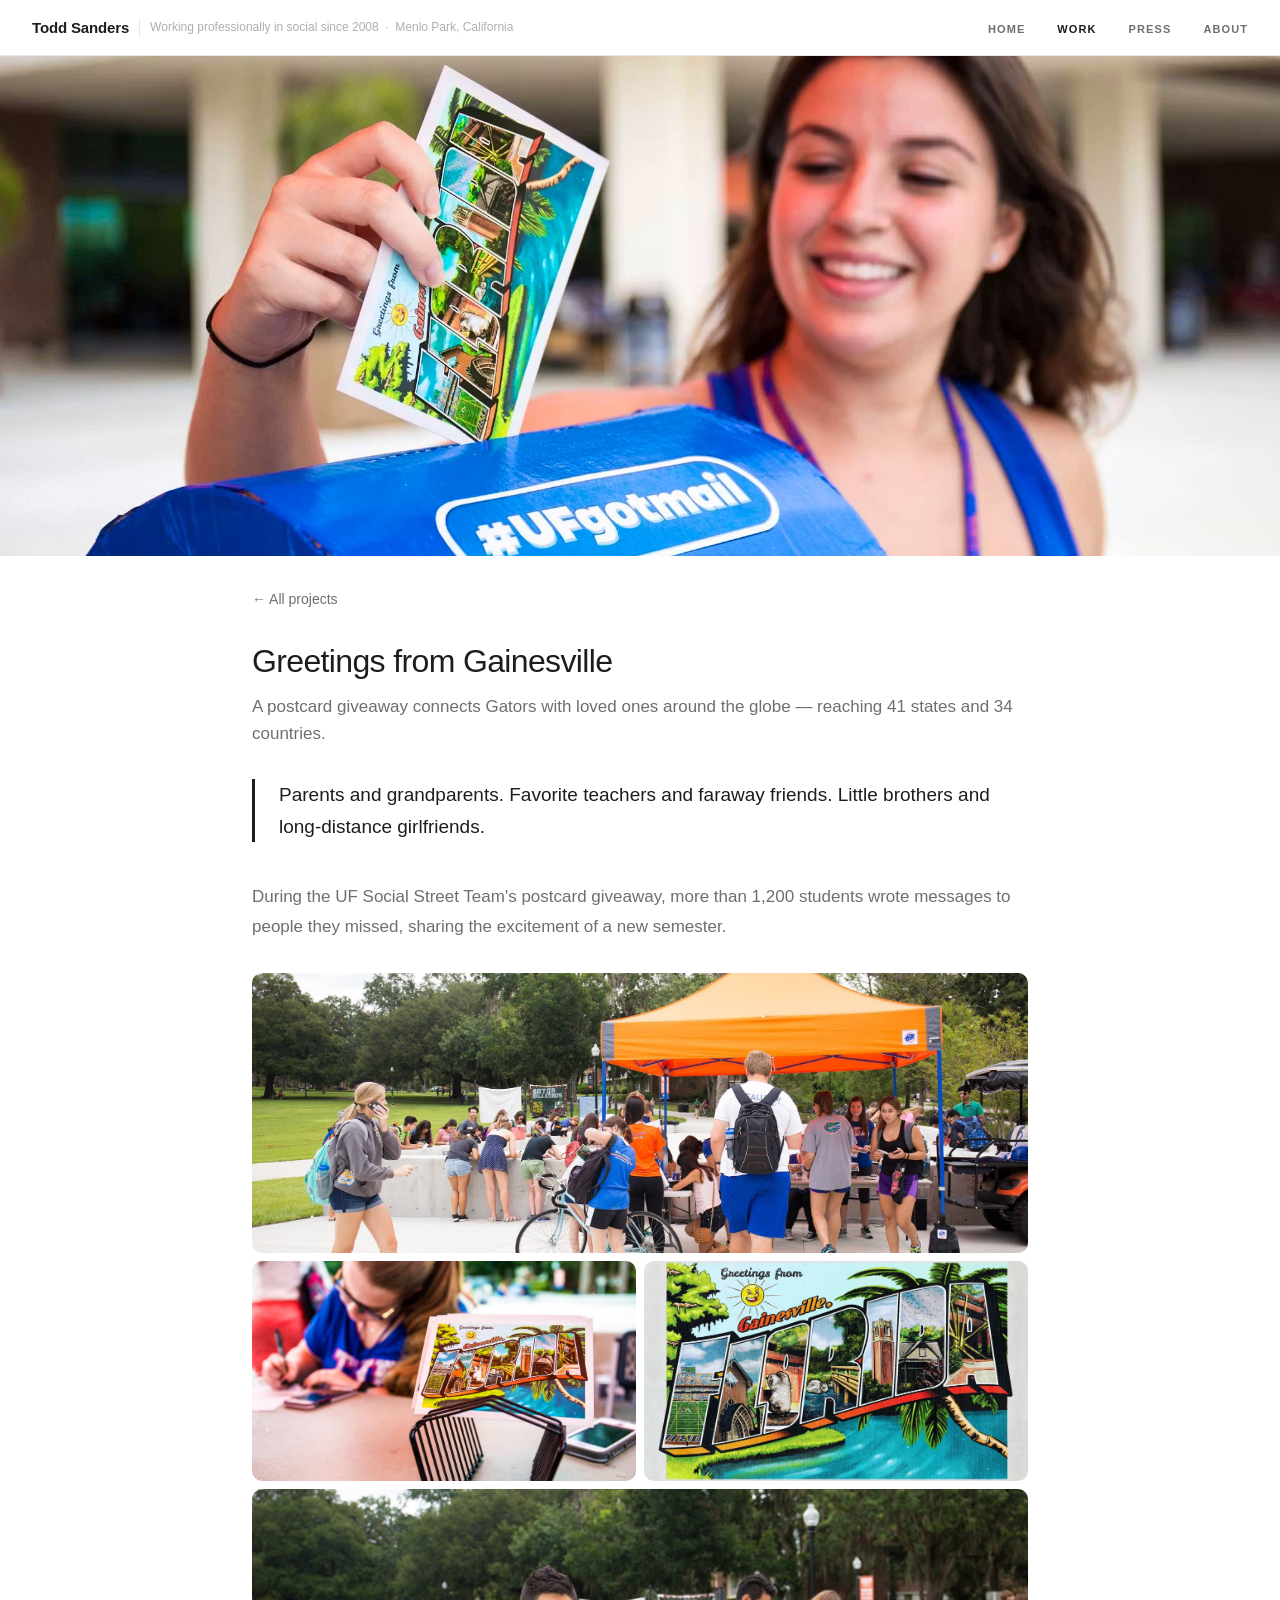
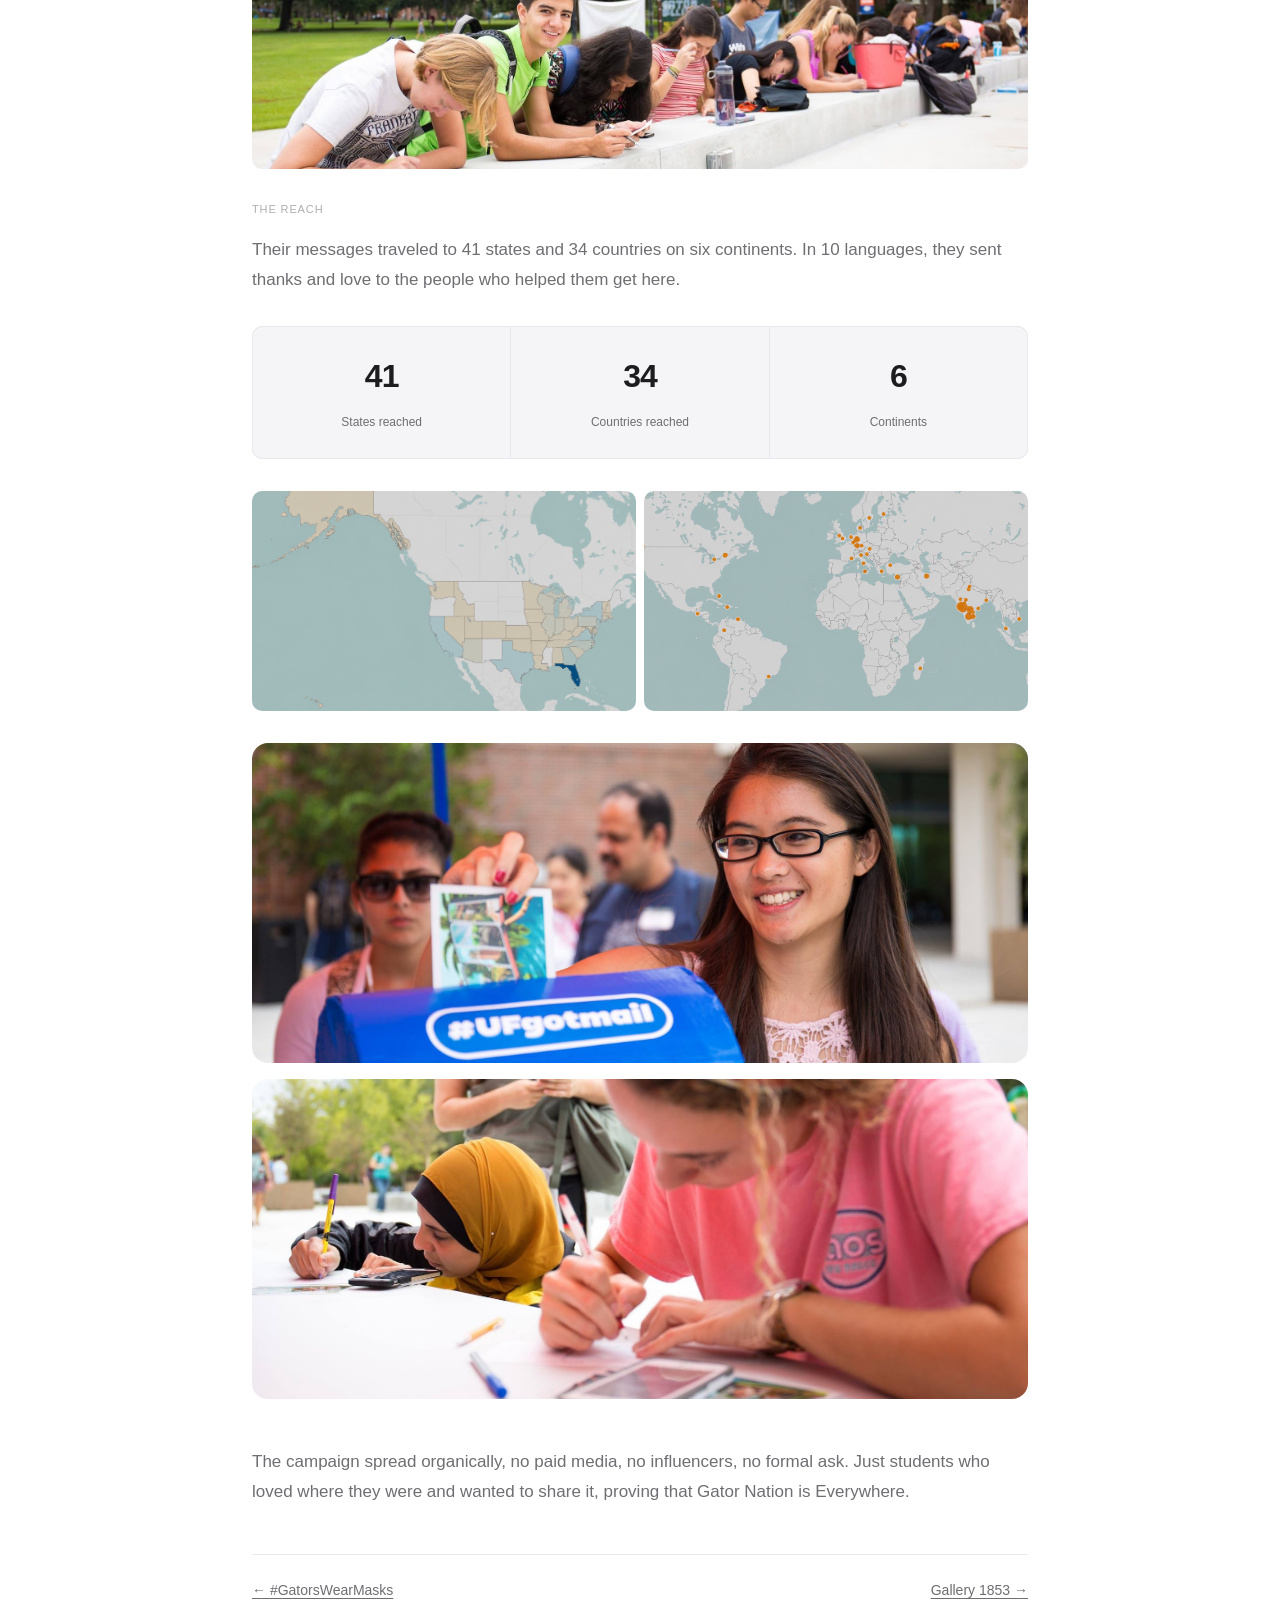
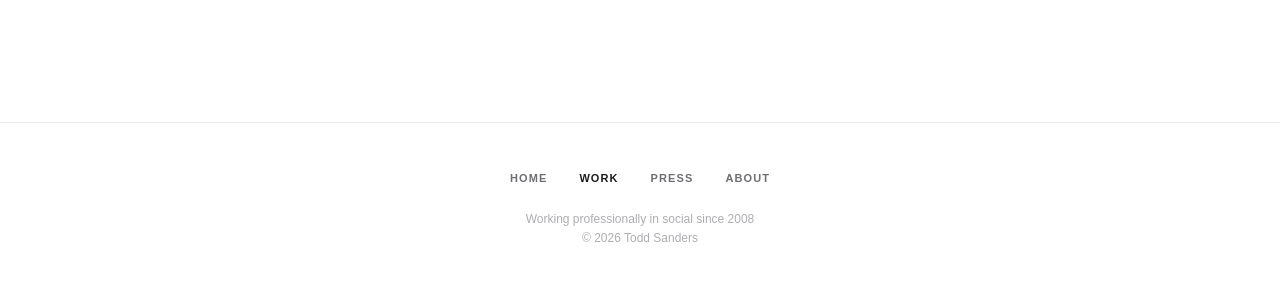
<file: projects/greetings-from-gainesville.html>
<!DOCTYPE html>
<html lang="en">
<head>
  <meta charset="UTF-8">
  <meta name="viewport" content="width=device-width, initial-scale=1.0">
  <title>Greetings from Gainesville — Todd Sanders</title>
  <meta name="description" content="A postcard giveaway at the University of Florida that reached 41 states, 34 countries and 6 continents. Organic, no paid media, no influencers.">
  <meta name="author" content="Todd Sanders">
  <meta property="og:title" content="Greetings from Gainesville — Todd Sanders">
  <meta property="og:description" content="A postcard giveaway that reached 41 states, 34 countries and 6 continents. Organic, no paid media, no influencers.">
  <meta property="og:url" content="https://tsandx.github.io/portfolio/projects/greetings-from-gainesville.html">
  <meta property="og:type" content="article">
  <link rel="canonical" href="https://tsandx.github.io/portfolio/projects/greetings-from-gainesville.html">
  <link rel="stylesheet" href="../assets/style.css">
  <style>
    .greetings-stats { grid-template-columns: repeat(3, 1fr); }
    @media (max-width: 680px) { .greetings-stats { grid-template-columns: 1fr; } }
  </style>
</head>
<body>

<nav>
  <div class="nav-left">
    <a href="../index.html" class="nav-logo">Todd Sanders</a>
    <span class="nav-tagline">Working professionally in social since 2008 &nbsp;·&nbsp; Menlo Park, California</span>
  </div>
  <ul class="nav-links">
    <li><a href="../index.html">Home</a></li>
    <li><a href="../index.html#projects" class="active">Work</a></li>
    <li><a href="../press.html">Press</a></li>
    <li><a href="../about.html">About</a></li>
  </ul>
</nav>

<img
  src="../assets/images/greetings-from-gainesville/mailbox.jpg"
  alt="Mailbox with a Greetings from Gainesville postcard"
  class="hero-img-full"
>

<main class="container">

  <a href="../index.html#projects" class="back-link" style="margin-top:2rem;display:inline-flex;">← All projects</a>

  <h1 style="font-size:32px;font-weight:500;letter-spacing:-0.02em;margin-bottom:0.75rem;line-height:1.2">Greetings from Gainesville</h1>
  <p style="font-size:17px;color:var(--text-secondary);margin-bottom:1.75rem;line-height:1.6">A postcard giveaway connects Gators with loved ones around the globe — reaching 41 states and 34 countries.</p>

  <div class="goal-block">
    <p>Parents and grandparents. Favorite teachers and faraway friends. Little brothers and long-distance girlfriends.</p>
  </div>

  <p class="body-text">During the UF Social Street Team's postcard giveaway, more than 1,200 students wrote messages to people they missed, sharing the excitement of a new semester.</p>

  <div class="gallery">
    <div class="gallery-item wide">
      <img src="../assets/images/greetings-from-gainesville/lineofstudents.jpg" alt="A long line of UF students waiting to receive Greetings from Gainesville postcards on campus">
    </div>
    <div class="gallery-item">
      <img src="../assets/images/greetings-from-gainesville/postcard-display.jpg" alt="Greetings from Gainesville postcards displayed on a table">
    </div>
    <div class="gallery-item">
      <img src="../assets/images/greetings-from-gainesville/postcard-closeup.jpg" alt="Close-up detail of the postcard design showing vibrant Gainesville imagery">
    </div>
    <div class="gallery-item wide">
      <img src="../assets/images/greetings-from-gainesville/wall-line.jpg" alt="Greetings from Gainesville display wall">
    </div>
  </div>

  <p class="section-label" style="margin-top:2rem;">The reach</p>

  <p class="body-text">Their messages traveled to 41 states and 34 countries on six continents. In 10 languages, they sent thanks and love to the people who helped them get here.</p>

  <div class="stats greetings-stats">
    <div class="stat">
      <span class="stat-num">41</span>
      <span class="stat-label">States reached</span>
    </div>
    <div class="stat">
      <span class="stat-num">34</span>
      <span class="stat-label">Countries reached</span>
    </div>
    <div class="stat">
      <span class="stat-num">6</span>
      <span class="stat-label">Continents</span>
    </div>
  </div>

  <div class="gallery">
    <div class="gallery-item">
      <img src="../assets/images/greetings-from-gainesville/states.png" alt="Map of the United States showing all 41 states where Greetings from Gainesville postcards were shared">
    </div>
    <div class="gallery-item">
      <img src="../assets/images/greetings-from-gainesville/countries.png" alt="World map showing the 34 countries across 6 continents where the postcards reached">
    </div>
  </div>

  <img src="../assets/images/greetings-from-gainesville/smile.jpg" alt="A long line of UF students waiting to receive Greetings from Gainesville postcards on campus" style="width:100%;border-radius:var(--radius-lg);display:block;object-fit:cover;height:320px;margin:2rem 0 1rem;">
  <img src="../assets/images/greetings-from-gainesville/sign-cu.jpg" alt="Close-up of the Greetings from Gainesville sign" style="width:100%;border-radius:var(--radius-lg);display:block;object-fit:cover;height:320px;margin:0 0 3rem;">

  <p class="body-text">The campaign spread organically, no paid media, no influencers, no formal ask. Just students who loved where they were and wanted to share it, proving that Gator Nation is Everywhere.</p>

      <div class="project-nav">
    <a href="gators-wear-masks.html">← #GatorsWearMasks</a>
    <a href="gallery-1853.html">Gallery 1853 →</a>
  </div>

</main>

<footer>
  <ul class="footer-links">
    <li><a href="../index.html">Home</a></li>
    <li><a href="../index.html#projects" class="active">Work</a></li>
    <li><a href="../press.html">Press</a></li>
    <li><a href="../about.html">About</a></li>
  </ul>
  <span class="footer-copy">Working professionally in social since 2008<br>&copy; 2026 Todd Sanders</span>
</footer>

</body>
</html>
</file>
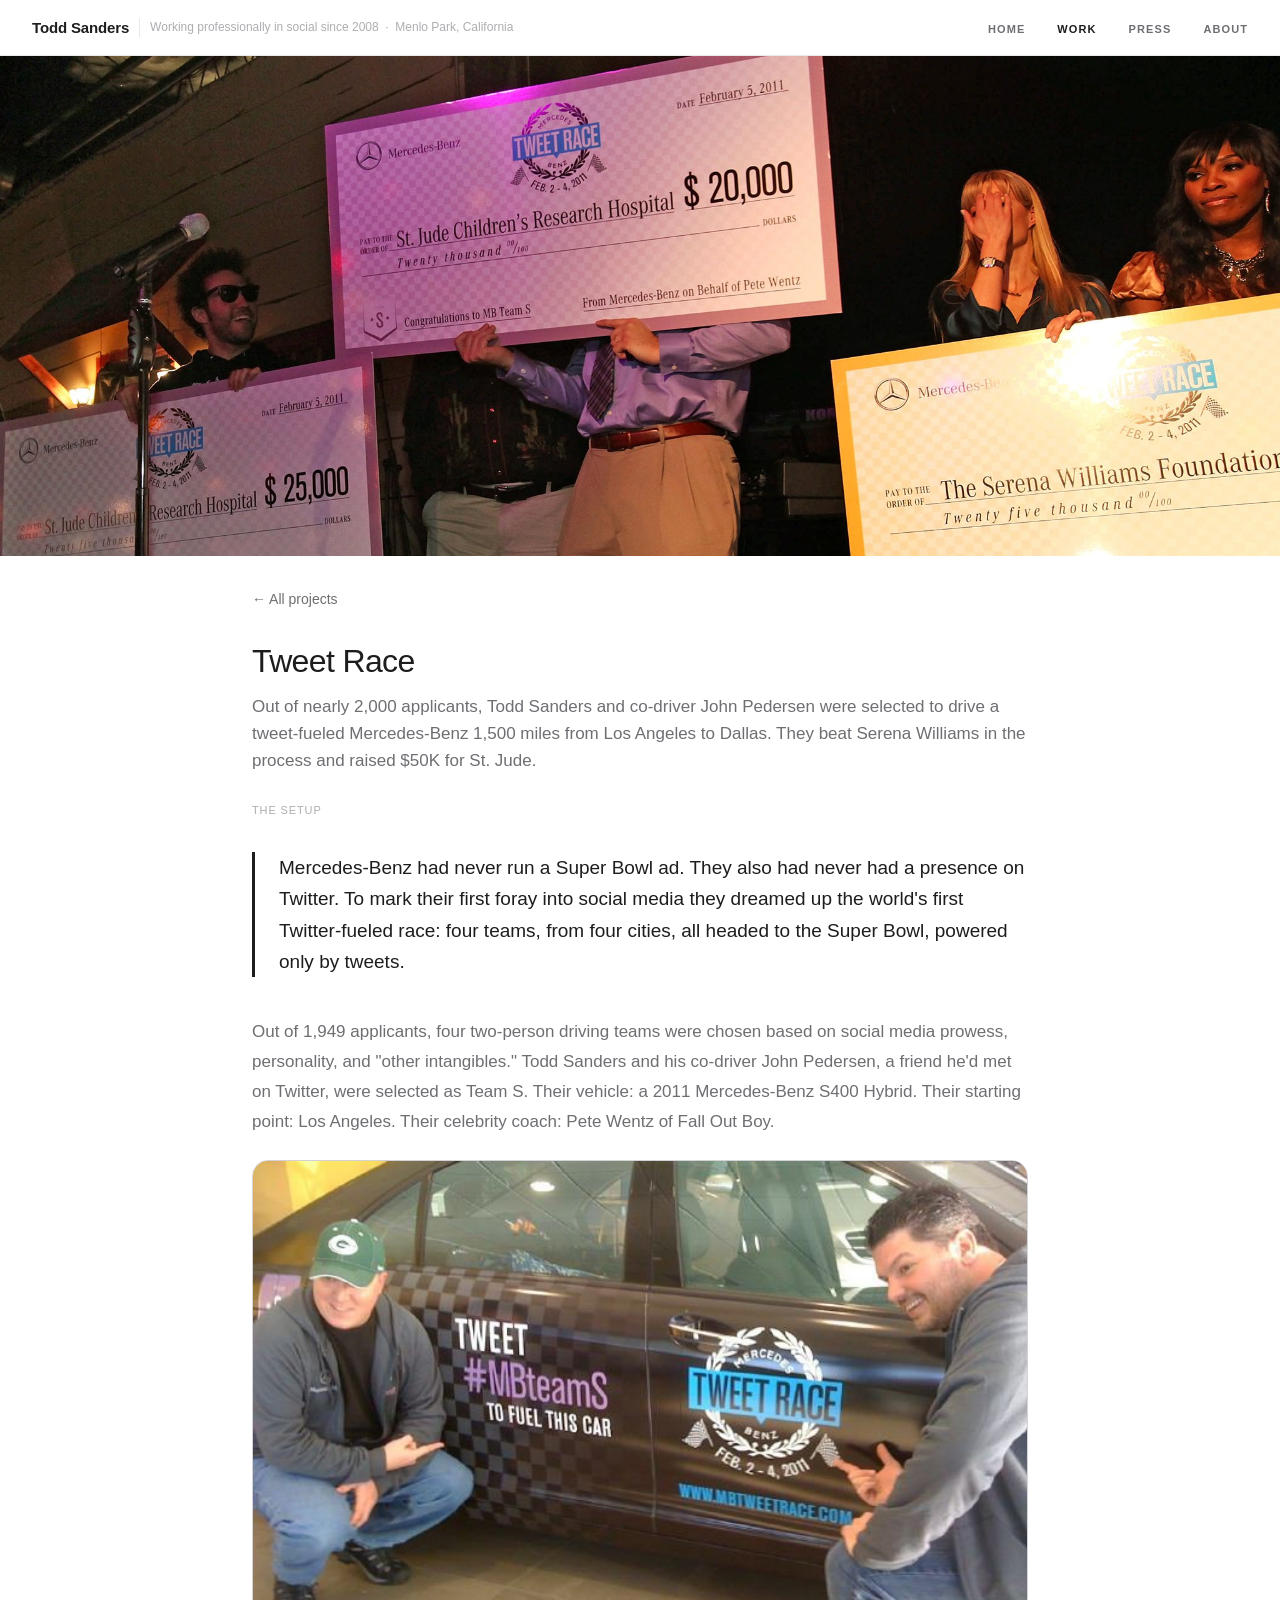
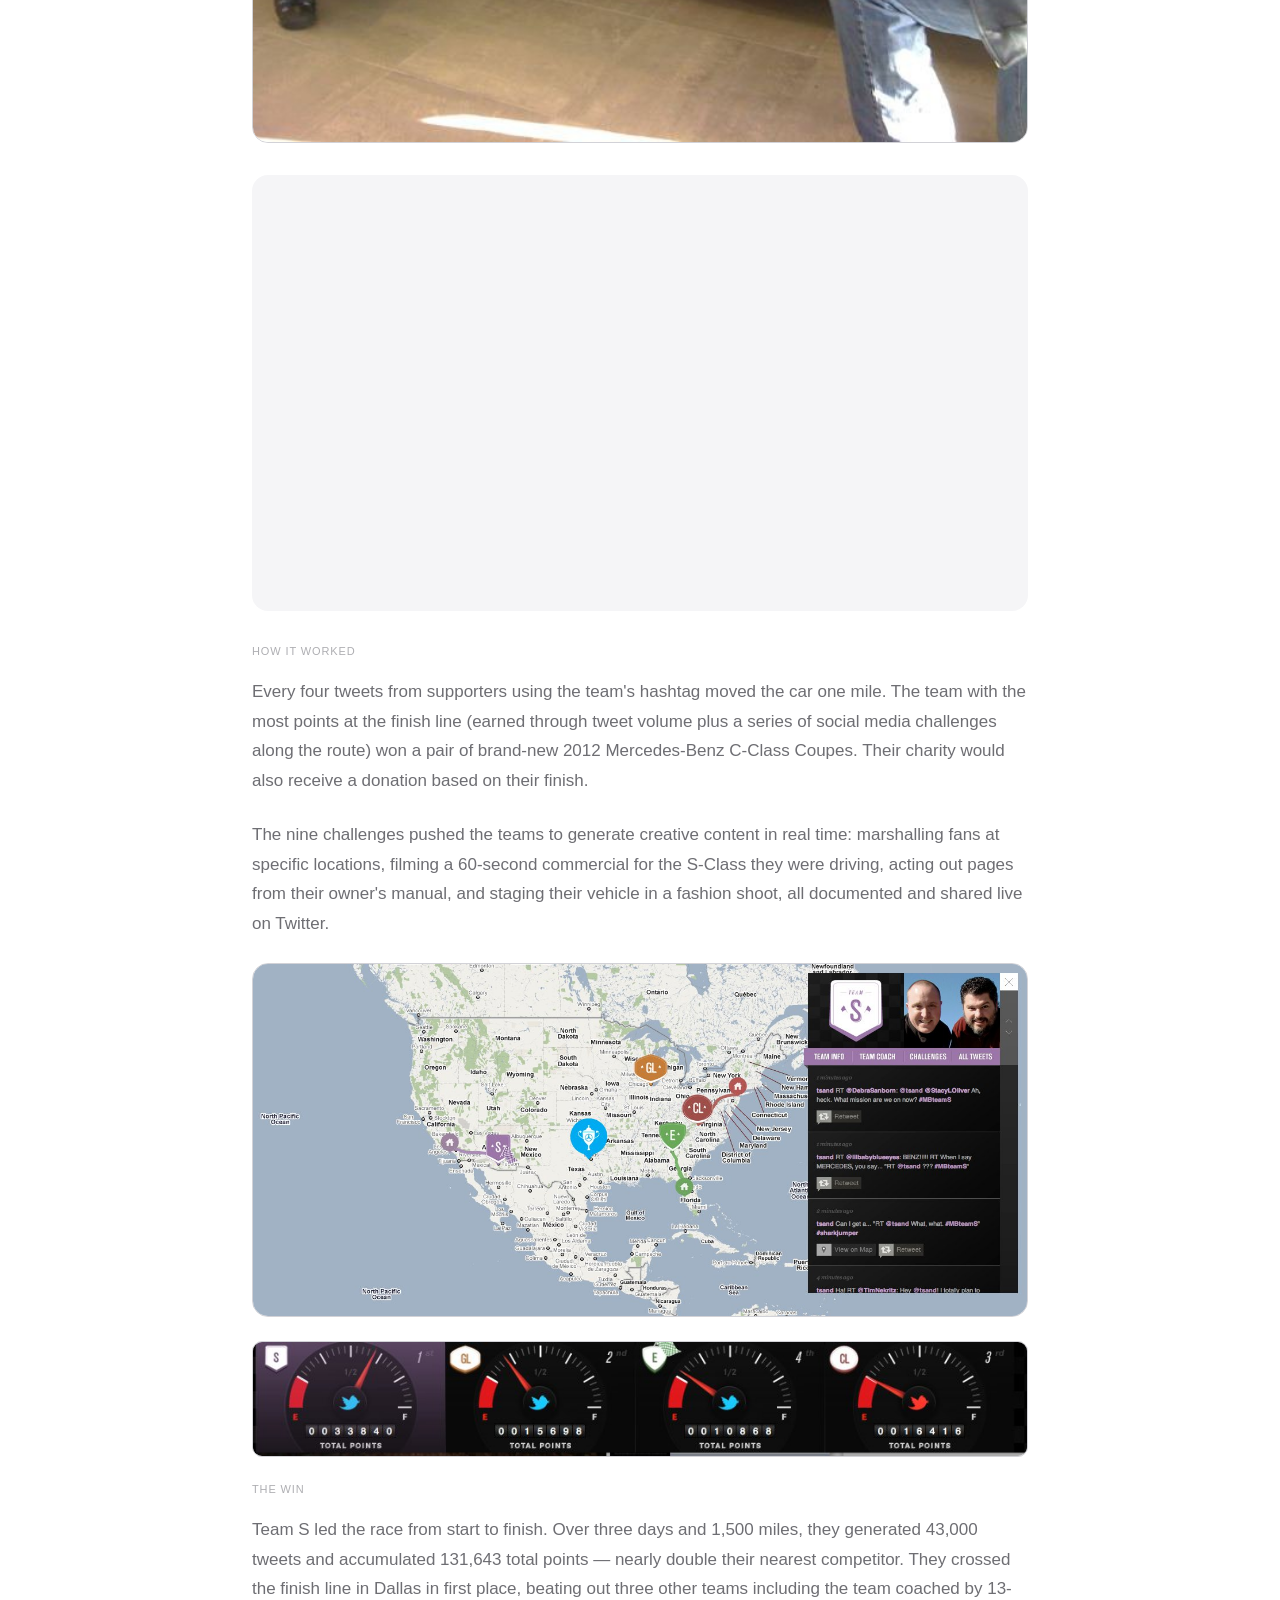
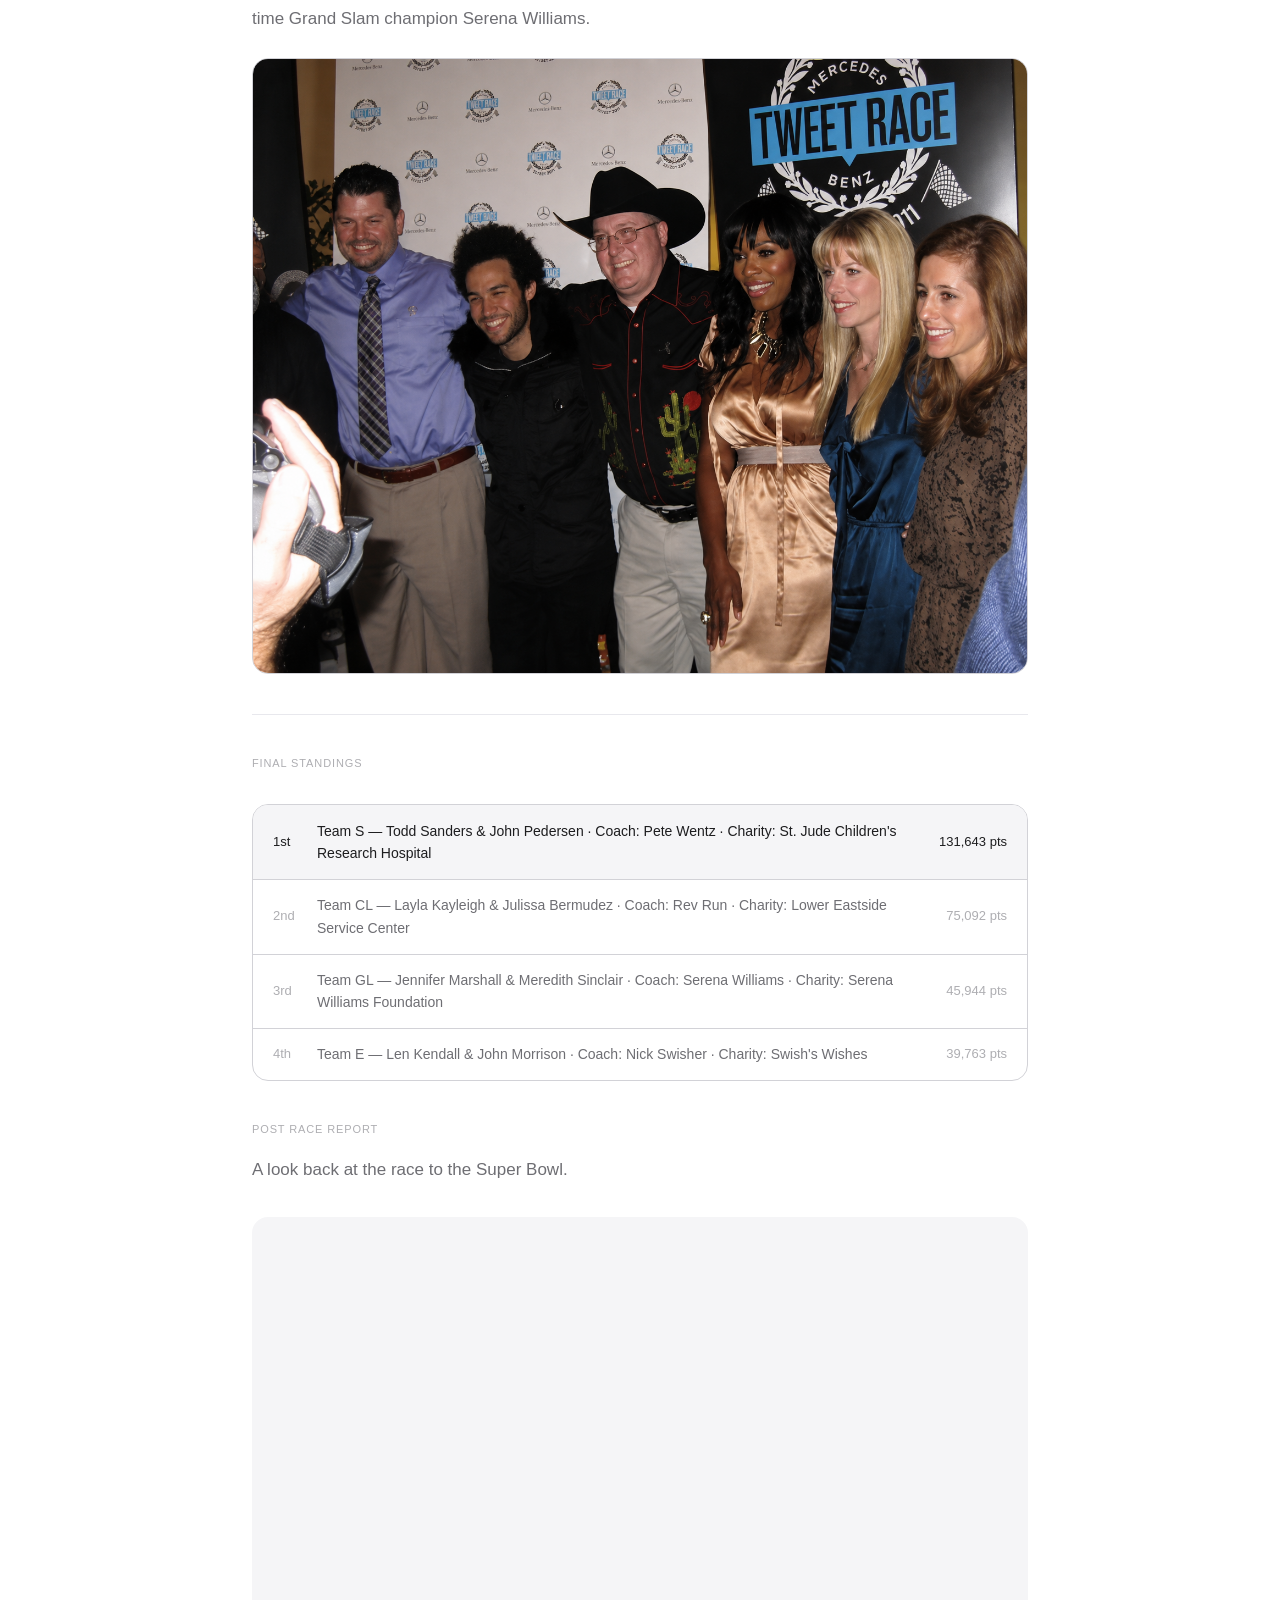
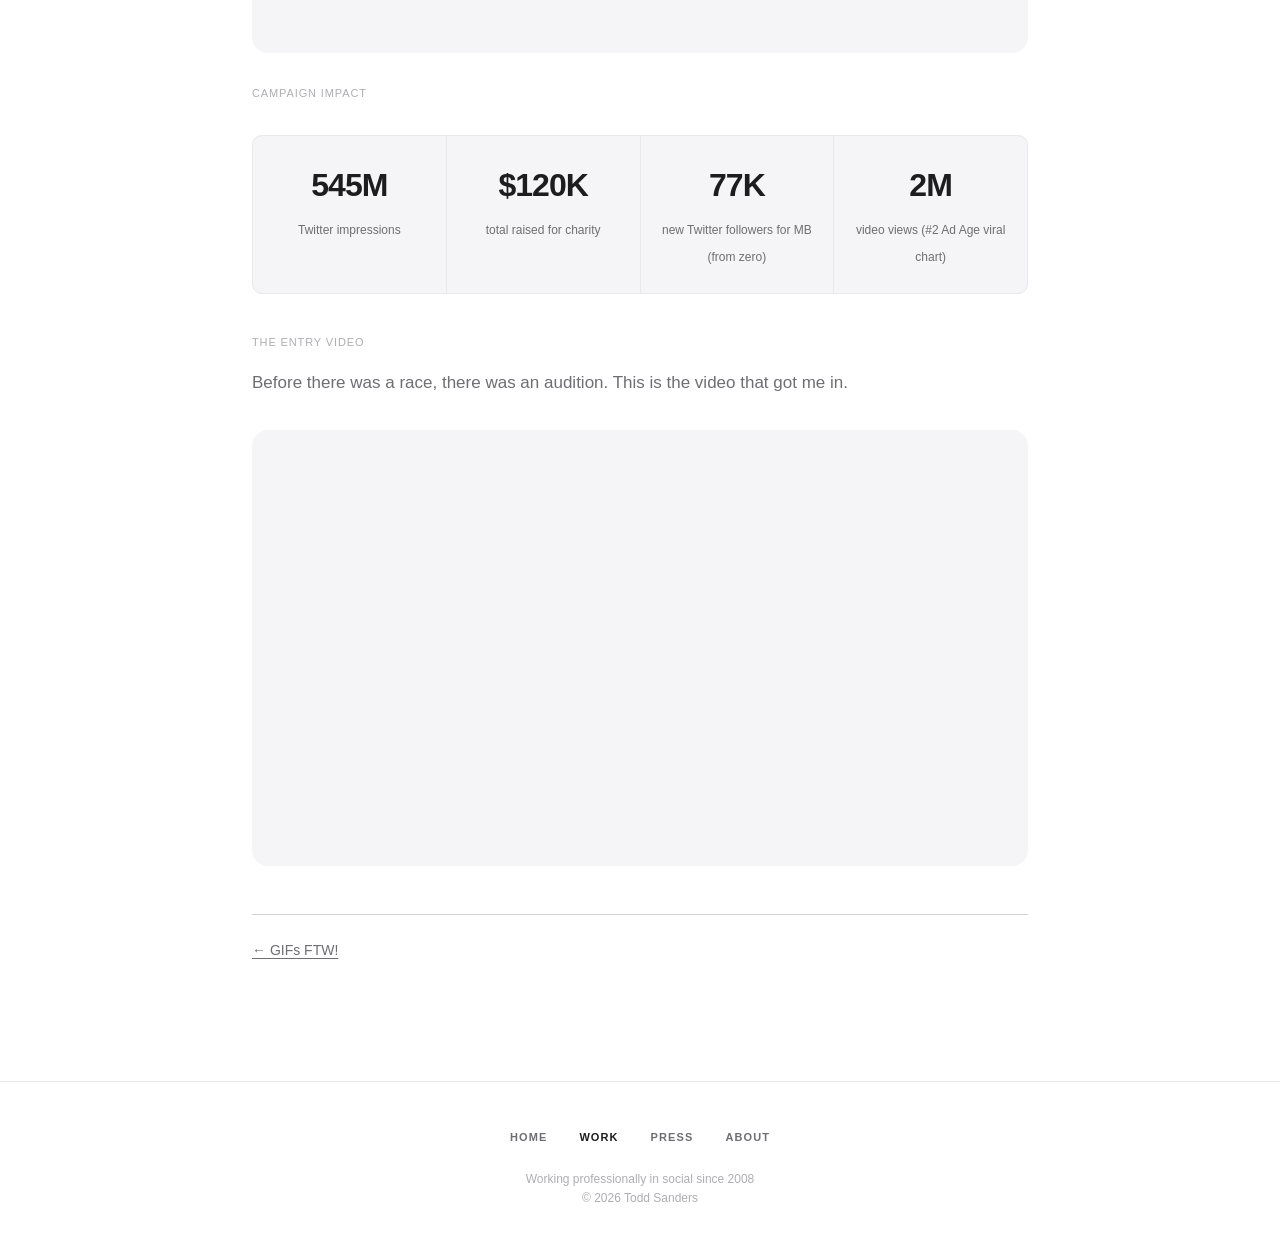
<file: projects/tweet-race.html>
<!DOCTYPE html>
<html lang="en">
<head>
  <meta charset="UTF-8">
  <meta name="viewport" content="width=device-width, initial-scale=1.0">
  <title>Tweet Race — Todd Sanders</title>
  <meta name="description" content="Out of 1,949 applicants, Todd Sanders was selected to drive a tweet-fueled Mercedes-Benz 1,500 miles from LA to Dallas. He beat Serena Williams, raised $50K for St. Jude and won a car on Twitter.">
  <meta name="author" content="Todd Sanders">
  <meta property="og:title" content="Tweet Race — Todd Sanders">
  <meta property="og:description" content="Beat Serena Williams. Raised $50K for St. Jude. Won a car on Twitter.">
  <meta property="og:url" content="https://tsandx.github.io/portfolio/projects/tweet-race.html">
  <meta property="og:type" content="article">
  <link rel="canonical" href="https://tsandx.github.io/portfolio/projects/tweet-race.html">
  <link rel="stylesheet" href="../assets/style.css">
  <style>
    .scoreboard {
      border: 0.5px solid var(--border);
      border-radius: var(--radius-lg);
      overflow: hidden;
      margin: 2rem 0;
    }
    .score-row {
      display: flex;
      align-items: center;
      gap: 1rem;
      padding: 0.9rem 1.25rem;
      border-bottom: 0.5px solid var(--border);
    }
    .score-row:last-child { border-bottom: none; }
    .score-row.winner { background: var(--bg-secondary); }
    .score-place {
      font-size: 13px;
      font-weight: 500;
      color: var(--text-tertiary);
      min-width: 28px;
    }
    .score-row.winner .score-place { color: var(--text-primary); }
    .score-team { flex: 1; font-size: 14px; color: var(--text-secondary); }
    .score-row.winner .score-team { color: var(--text-primary); font-weight: 500; }
    .score-pts { font-size: 13px; font-variant-numeric: tabular-nums; color: var(--text-tertiary); }
    .score-row.winner .score-pts { color: var(--text-primary); font-weight: 500; }
    .wide-img { width: 100%; border-radius: var(--radius-lg); border: 0.5px solid var(--border); display: block; margin: 1.5rem 0; }
    .gallery-2 { display: grid; grid-template-columns: 1fr 1fr; gap: 10px; margin: 1.5rem 0; }
    .gallery-2 img { width: 100%; height: 240px; object-fit: cover; border-radius: var(--radius-md); border: 0.5px solid var(--border); display: block; }
    .challenge-grid {
      display: grid;
      grid-template-columns: 1fr 1fr 1fr;
      gap: 8px;
      margin: 1.5rem 0;
    }
    .challenge-pill {
      background: var(--bg-secondary);
      border-radius: var(--radius-md);
      padding: 0.6rem 0.75rem;
      font-size: 12px;
      color: var(--text-secondary);
      border: 0.5px solid var(--border);
      line-height: 1.4;
    }
    .result-grid {
      display: grid;
      grid-template-columns: repeat(3, 1fr);
      gap: 10px;
      margin: 2rem 0;
    }
    .charity-card {
      background: var(--bg-secondary);
      border-radius: var(--radius-md);
      padding: 1.25rem 1rem;
      text-align: center;
    }
    .charity-amount {
      font-size: 28px;
      font-weight: 500;
      letter-spacing: -0.02em;
      display: block;
      margin-bottom: 4px;
    }
    .charity-org { font-size: 12px; color: var(--text-secondary); line-height: 1.5; }
    .campaign-stats {
      display: grid;
      grid-template-columns: repeat(4, 1fr);
      gap: 10px;
      margin: 2rem 0;
    }
  </style>

    <style>
    .project-nav {
      display: flex;
      justify-content: space-between;
      align-items: center;
      padding: 1.5rem 0;
      border-top: 0.5px solid var(--border);
      margin: 3rem 0 2rem;
    }
    .project-nav a {
      font-size: 14px;
      color: var(--text-secondary);
      text-decoration: underline;
      text-underline-offset: 3px;
      transition: color 0.15s;
    }
    .project-nav a:hover { color: var(--text-primary); }
  </style>
</head>
<body>

<nav>
  <div class="nav-left">
    <a href="../index.html" class="nav-logo">Todd Sanders</a>
    <span class="nav-tagline">Working professionally in social since 2008 &nbsp;·&nbsp; Menlo Park, California</span>
  </div>
  <ul class="nav-links">
    <li><a href="../index.html">Home</a></li>
    <li><a href="../index.html#projects" class="active">Work</a></li>
    <li><a href="../press.html">Press</a></li>
    <li><a href="../about.html">About</a></li>
  </ul>
</nav>

<img
  src="../assets/images/tweet-race/big-check.jpg"
  alt="Todd Sanders holding a $25,000 check for St. Jude Children's Research Hospital at the Tweet Race finish line"
  class="hero-img-full"
  style="object-position: center 20%;"
>

<main class="container">

  <a href="../index.html#projects" class="back-link" style="margin-top:2rem;display:inline-flex;">← All projects</a>

  <h1 style="font-size:32px;font-weight:500;letter-spacing:-0.02em;margin-bottom:0.75rem;line-height:1.2">Tweet Race</h1>
  <p style="font-size:17px;color:var(--text-secondary);margin-bottom:1.75rem;line-height:1.6">Out of nearly 2,000 applicants, Todd Sanders and co-driver John Pedersen were selected to drive a tweet-fueled Mercedes-Benz 1,500 miles from Los Angeles to Dallas. They beat Serena Williams in the process and raised $50K for St. Jude.</p>

  <p class="section-label">The setup</p>
  <div class="goal-block">
    <p>Mercedes-Benz had never run a Super Bowl ad. They also had never had a presence on Twitter. To mark their first foray into social media they dreamed up the world's first Twitter-fueled race: four teams, from four cities, all headed to the Super Bowl, powered only by tweets.</p>
  </div>

  <p class="body-text">Out of 1,949 applicants, four two-person driving teams were chosen based on social media prowess, personality, and "other intangibles." Todd Sanders and his co-driver John Pedersen, a friend he'd met on Twitter, were selected as Team S. Their vehicle: a 2011 Mercedes-Benz S400 Hybrid. Their starting point: Los Angeles. Their celebrity coach: Pete Wentz of Fall Out Boy.</p>

  <img src="../assets/images/tweet-race/the-car.jpg" alt="The Team S Mercedes S400 Hybrid wrapped with Tweet Race branding, parked in front of a rocket in the desert" class="wide-img">

  <div class="video-wrap">
    <iframe
      src="https://www.youtube.com/embed/WF7lYoOC5E8"
      title="Mercedes-Benz Tweet Race team video"
      allow="accelerometer; autoplay; clipboard-write; encrypted-media; gyroscope; picture-in-picture"
      allowfullscreen>
    </iframe>
  </div>

  <p class="section-label">How it worked</p>
  <p class="body-text">Every four tweets from supporters using the team's hashtag moved the car one mile. The team with the most points at the finish line (earned through tweet volume plus a series of social media challenges along the route) won a pair of brand-new 2012 Mercedes-Benz C-Class Coupes. Their charity would also receive a donation based on their finish.</p>

  <p class="body-text">The nine challenges pushed the teams to generate creative content in real time: marshalling fans at specific locations, filming a 60-second commercial for the S-Class they were driving, acting out pages from their owner's manual, and staging their vehicle in a fashion shoot, all documented and shared live on Twitter.</p>

  <img src="../assets/images/tweet-race/map.jpg" alt="Mercedes Tweet Race microsite map showing Team S's position and live tweet feed during the race" class="wide-img">

  <img src="../assets/images/tweet-race/points.jpg" alt="Tweet Race scoreboard showing Team S in 1st place with 33,840 total points" class="wide-img" style="border-radius:var(--radius-md);">

  <p class="section-label">The win</p>
  <p class="body-text">Team S led the race from start to finish. Over three days and 1,500 miles, they generated 43,000 tweets and accumulated 131,643 total points — nearly double their nearest competitor. They crossed the finish line in Dallas in first place, beating out three other teams including the team coached by 13-time Grand Slam champion Serena Williams.</p>

  <img src="../assets/images/tweet-race/winning.PNG" alt="All Tweet Race teams and coaches at the finish line celebration in Dallas" style="object-position:center 30%;" class="wide-img">

  <hr>

  <p class="section-label">Final standings</p>
  <div class="scoreboard">
    <div class="score-row winner">
      <div class="score-place">1st</div>
      <div class="score-team">Team S — Todd Sanders & John Pedersen · Coach: Pete Wentz · Charity: St. Jude Children's Research Hospital</div>
      <div class="score-pts">131,643 pts</div>
    </div>
    <div class="score-row">
      <div class="score-place">2nd</div>
      <div class="score-team">Team CL — Layla Kayleigh & Julissa Bermudez · Coach: Rev Run · Charity: Lower Eastside Service Center</div>
      <div class="score-pts">75,092 pts</div>
    </div>
    <div class="score-row">
      <div class="score-place">3rd</div>
      <div class="score-team">Team GL — Jennifer Marshall & Meredith Sinclair · Coach: Serena Williams · Charity: Serena Williams Foundation</div>
      <div class="score-pts">45,944 pts</div>
    </div>
    <div class="score-row">
      <div class="score-place">4th</div>
      <div class="score-team">Team E — Len Kendall & John Morrison · Coach: Nick Swisher · Charity: Swish's Wishes</div>
      <div class="score-pts">39,763 pts</div>
    </div>
  </div>

  <p class="section-label" style="margin-top:2.5rem;">Post Race Report</p>
  <p class="body-text">A look back at the race to the Super Bowl.</p>

  <div class="video-wrap">
    <iframe
      src="https://www.youtube.com/embed/D3gDcCH_Ojo"
      title="Mercedes-Benz Tweet Race Post Race Report"
      allow="accelerometer; autoplay; clipboard-write; encrypted-media; gyroscope; picture-in-picture"
      allowfullscreen>
    </iframe>
  </div>

  <p class="section-label">Campaign impact</p>
  <div class="stats">
    <div class="stat">
      <span class="stat-num">545M</span>
      <span class="stat-label">Twitter impressions</span>
    </div>
    <div class="stat">
      <span class="stat-num">$120K</span>
      <span class="stat-label">total raised for charity</span>
    </div>
    <div class="stat">
      <span class="stat-num">77K</span>
      <span class="stat-label">new Twitter followers for MB (from zero)</span>
    </div>
    <div class="stat">
      <span class="stat-num">2M</span>
      <span class="stat-label">video views (#2 Ad Age viral chart)</span>
    </div>
  </div>

  <p class="section-label" style="margin-top:2.5rem;">The entry video</p>
  <p class="body-text">Before there was a race, there was an audition. This is the video that got me in.</p>

  <div class="video-wrap">
    <iframe
      src="https://www.youtube.com/embed/O49_MYph0f8"
      title="Todd Sanders Mercedes-Benz Tweet Race entry video"
      allow="accelerometer; autoplay; clipboard-write; encrypted-media; gyroscope; picture-in-picture"
      allowfullscreen>
    </iframe>
  </div>

        <div class="project-nav">
    <a href="gifs-ftw.html">← GIFs FTW!</a>
    <span></span>
  </div>

</main>

<footer>
  <ul class="footer-links">
    <li><a href="../index.html">Home</a></li>
    <li><a href="../index.html#projects" class="active">Work</a></li>
    <li><a href="../press.html">Press</a></li>
    <li><a href="../about.html">About</a></li>
  </ul>
  <span class="footer-copy">Working professionally in social since 2008<br>&copy; 2026 Todd Sanders</span>
</footer>

</body>
</html>
</file>
<file: assets/style.css>
*, *::before, *::after { box-sizing: border-box; margin: 0; padding: 0; }

:root {
  --bg: #ffffff;
  --bg-secondary: #f5f5f7;
  --bg-card: #ffffff;
  --text-primary: #1d1d1f;
  --text-secondary: #6e6e73;
  --text-tertiary: #aeaeb2;
  --border: #d2d2d7;
  --border-light: #e8e8ed;
  --radius-sm: 4px;
  --radius-md: 10px;
  --radius-lg: 16px;
  --max-width: 840px;
}

body {
  font-family: -apple-system, BlinkMacSystemFont, "SF Pro Text", "Helvetica Neue", Arial, sans-serif;
  color: var(--text-primary);
  background: var(--bg);
  font-size: 17px;
  line-height: 1.6;
  -webkit-font-smoothing: antialiased;
}

a { color: inherit; text-decoration: none; }

/* NAV */
nav {
  border-bottom: 1px solid var(--border-light);
  padding: 0 2rem;
  display: flex;
  align-items: center;
  justify-content: space-between;
  height: 56px;
  position: sticky;
  top: 0;
  background: rgba(255,255,255,0.92);
  backdrop-filter: saturate(180%) blur(20px);
  -webkit-backdrop-filter: saturate(180%) blur(20px);
  z-index: 100;
}

.nav-left {
  display: flex;
  align-items: center;
  gap: 0;
}

.nav-logo {
  font-size: 15px;
  font-weight: 600;
  color: var(--text-primary);
  letter-spacing: -0.01em;
}

.nav-tagline {
  font-size: 12px;
  color: var(--text-tertiary);
  font-weight: 400;
  margin-left: 10px;
  padding-left: 10px;
  border-left: 1px solid var(--border-light);
}

.nav-links {
  display: flex;
  gap: 2rem;
  list-style: none;
}

.nav-links a {
  font-size: 11px;
  font-weight: 600;
  letter-spacing: 0.1em;
  text-transform: uppercase;
  color: var(--text-secondary);
  transition: color 0.15s;
}

.nav-links a:hover {
  color: var(--text-primary);
}

.nav-links a.active {
  color: var(--text-primary);
  font-weight: 600;
}

/* LAYOUT */
.container {
  max-width: var(--max-width);
  margin: 0 auto;
  padding: 0 2rem;
}

/* FULL WIDTH HERO IMAGE */
.hero-img-full {
  width: 100%;
  height: 500px;
  object-fit: cover;
  display: block;
}

/* PAGE HEADER */
.page-header {
  padding: 4rem 0 2.5rem;
  border-bottom: 1px solid var(--border-light);
  margin-bottom: 3rem;
}

.page-label {
  font-size: 11px;
  letter-spacing: 0.08em;
  color: var(--text-tertiary);
  text-transform: uppercase;
  margin-bottom: 0.75rem;
  font-weight: 500;
}

.page-header h1 {
  font-size: 40px;
  font-weight: 700;
  letter-spacing: -0.025em;
  line-height: 1.1;
  margin-bottom: 1rem;
  color: var(--text-primary);
}

.page-header p {
  font-size: 17px;
  color: var(--text-secondary);
  max-width: 580px;
  line-height: 1.65;
}

/* DIVIDER */
hr {
  border: none;
  border-top: 1px solid var(--border-light);
  margin: 2.5rem 0;
}

/* SECTION LABEL */
.section-label {
  font-size: 11px;
  letter-spacing: 0.08em;
  color: var(--text-tertiary);
  text-transform: uppercase;
  margin-bottom: 1rem;
  font-weight: 500;
}

/* STATS */
.stats {
  display: grid;
  grid-template-columns: repeat(auto-fit, minmax(140px, 1fr));
  gap: 1px;
  margin: 2rem 0;
  background: var(--border-light);
  border: 1px solid var(--border-light);
  border-radius: var(--radius-md);
  overflow: hidden;
}

.stat {
  background: var(--bg-secondary);
  padding: 1.5rem 1.25rem;
  text-align: center;
}

.stat-num {
  font-size: 32px;
  font-weight: 700;
  letter-spacing: -0.03em;
  display: block;
  margin-bottom: 4px;
  color: var(--text-primary);
}

.stat-label {
  font-size: 12px;
  color: var(--text-secondary);
}

/* FOOTER */
footer {
  border-top: 1px solid var(--border-light);
  padding: 2.5rem 2rem;
  display: flex;
  flex-direction: column;
  align-items: center;
  gap: 1.25rem;
  margin-top: 6rem;
}

footer .footer-links {
  display: flex;
  gap: 2rem;
  list-style: none;
}

footer .footer-links a {
  font-size: 11px;
  font-weight: 600;
  letter-spacing: 0.1em;
  text-transform: uppercase;
  color: var(--text-secondary);
  text-decoration: none;
  transition: color 0.15s;
}

footer .footer-links a:hover {
  color: var(--text-primary);
}

footer .footer-links a.active {
  color: var(--text-primary);
}

footer .footer-copy {
  font-size: 12px;
  color: var(--text-tertiary);
  text-align: center;
}

/* PROJECT PAGE */
.hero-img {
  width: 100%;
  height: 420px;
  object-fit: cover;
  display: block;
  margin-bottom: 2.5rem;
}

.body-text {
  font-size: 17px;
  color: var(--text-secondary);
  line-height: 1.75;
  margin-bottom: 1.5rem;
}

.goal-block {
  border-left: 3px solid var(--text-primary);
  padding-left: 1.5rem;
  margin: 2rem 0 2.5rem;
}

.goal-block p {
  font-size: 19px;
  color: var(--text-primary);
  line-height: 1.65;
  font-weight: 400;
}

.gallery {
  display: grid;
  grid-template-columns: 1fr 1fr;
  gap: 8px;
  margin: 2rem 0;
}

.gallery-item {
  border-radius: var(--radius-md);
  overflow: hidden;
  background: var(--bg-secondary);
}

.gallery-item img {
  width: 100%;
  height: 220px;
  object-fit: cover;
  display: block;
}

.gallery-item.wide { grid-column: span 2; }
.gallery-item.wide img { height: 280px; object-fit: cover; object-position: center 40%; }

.caption {
  font-size: 12px;
  color: var(--text-tertiary);
  padding: 8px 12px;
}

/* BACK LINK */
.back-link {
  display: inline-flex;
  align-items: center;
  gap: 6px;
  font-size: 14px;
  color: var(--text-secondary);
  margin-bottom: 2rem;
  margin-top: 2rem;
  transition: color 0.15s;
}

.back-link:hover { color: var(--text-primary); }

/* PROJECT NAV */
.project-nav {
  display: flex;
  justify-content: space-between;
  align-items: center;
  padding: 1.5rem 0;
  border-top: 1px solid var(--border-light);
  margin: 3rem 0 2rem;
}

.project-nav a {
  font-size: 14px;
  color: var(--text-secondary);
  text-decoration: underline;
  text-underline-offset: 3px;
  transition: color 0.15s;
}

.project-nav a:hover { color: var(--text-primary); }

/* TWEET CARD */
.tweet-card {
  border: 1px solid var(--border-light);
  border-radius: var(--radius-lg);
  overflow: hidden;
  margin: 1.5rem 0;
  max-width: 540px;
  background: var(--bg-secondary);
}

.tweet-card img { width: 100%; display: block; }

/* PROJECT CARDS - HOMEPAGE */
.project-grid {
  display: grid;
  grid-template-columns: 1fr 1fr;
  gap: 2rem 1.5rem;
  margin-bottom: 4rem;
}

.project-card {
  text-decoration: none;
  color: inherit;
  display: block;
  border: 1px solid var(--border-light);
  border-radius: var(--radius-lg);
  overflow: hidden;
  transition: border-color 0.2s, box-shadow 0.2s;
}

.project-card:hover {
  border-color: var(--border);
  box-shadow: 0 2px 12px rgba(0,0,0,0.06);
}

.project-card:hover .project-card-title {
  text-decoration: underline;
  text-underline-offset: 3px;
}

.project-card-img {
  width: 100%;
  height: 240px;
  object-fit: cover;
  display: block;
  border-radius: 0;
  margin-bottom: 0;
}

.project-card-body {
  padding: 1.25rem 1.5rem 1.5rem;
  border-top: 1px solid var(--border-light);
}

.project-card-title {
  font-size: 17px;
  font-weight: 600;
  margin-bottom: 0.35rem;
  color: var(--text-primary);
  letter-spacing: -0.01em;
}

.project-card-desc {
  font-size: 13px;
  color: var(--text-secondary);
  line-height: 1.55;
}

/* CAREER HIGHLIGHT BOXES */
.highlight-boxes {
  display: grid;
  grid-template-columns: repeat(3, 1fr);
  gap: 10px;
  margin: 2.5rem 0 3.5rem;
}

.highlight-box {
  background: linear-gradient(145deg, #0a1628 0%, #2e4a7a 100%);
  border-radius: 12px;
  padding: 1.75rem 1.5rem;
  text-decoration: none;
  color: #ffffff;
  display: flex;
  flex-direction: column;
  border-top: 4px solid #1a3a5c;
  border-left: 1px solid #b5d4f4;
  border-right: 1px solid #b5d4f4;
  border-bottom: 1px solid #b5d4f4;
  transition: background 0.15s;
}

.highlight-box:hover {
  background: linear-gradient(145deg, #152038 0%, #3a5a8e 100%);
}

.highlight-box.no-hover:hover {
  background: linear-gradient(145deg, #0a1628 0%, #2e4a7a 100%);
}

.highlight-box .card-big {
  font-size: 22px;
  font-weight: 600;
  line-height: 1.2;
  display: block;
  margin-bottom: 0.5rem;
  color: #ffffff;
}

.highlight-box .card-small {
  font-size: 13px;
  color: rgba(255,255,255,0.55);
  line-height: 1.5;
  display: block;
  flex: 1;
}

.highlight-box .card-arrow {
  display: block;
  text-align: right;
  font-size: 12px;
  letter-spacing: 0.04em;
  color: rgba(255,255,255,0.35);
  margin-top: 1.25rem;
}

.highlight-box:hover .card-arrow {
  color: rgba(255,255,255,0.7);
}

/* VIDEO EMBED */
.video-wrap {
  position: relative;
  padding-bottom: 56.25%;
  height: 0;
  overflow: hidden;
  border-radius: var(--radius-lg);
  margin: 2rem 0;
  background: var(--bg-secondary);
}

.video-wrap iframe {
  position: absolute;
  top: 0; left: 0;
  width: 100%; height: 100%;
  border: none;
}

/* SCREENSHOT */
.screenshot-img {
  width: 100%;
  border-radius: var(--radius-md);
  border: 1px solid var(--border-light);
  display: block;
  margin: 1.5rem 0;
}

/* PRESS PAGE */
.press-grid {
  display: flex;
  flex-direction: column;
  gap: 0;
}

.press-card {
  padding: 2rem 0;
  border-bottom: 1px solid var(--border-light);
}

.press-card:first-child { border-top: 1px solid var(--border-light); }

.press-quote {
  font-size: 17px;
  line-height: 1.7;
  color: var(--text-primary);
  margin-bottom: 1rem;
}

.press-source {
  display: flex;
  align-items: center;
  justify-content: space-between;
  flex-wrap: wrap;
  gap: 8px;
}

.press-pub {
  font-size: 13px;
  font-weight: 600;
  color: var(--text-primary);
}

.press-date { font-size: 13px; color: var(--text-tertiary); }

.press-link {
  font-size: 12px;
  color: var(--text-secondary);
  border: 1px solid var(--border);
  padding: 3px 12px;
  border-radius: 20px;
  transition: background 0.15s;
}

.press-link:hover { background: var(--bg-secondary); }

.press-tag {
  display: inline-block;
  font-size: 10px;
  font-weight: 700;
  letter-spacing: 0.1em;
  text-transform: uppercase;
  color: var(--text-tertiary);
  margin-bottom: 0.75rem;
}

.press-pub-italic {
  font-size: 13px;
  font-weight: 300;
  font-style: italic;
  color: var(--text-tertiary);
}

/* FEATURE ARTICLES */
.feature-articles {
  display: flex;
  flex-direction: column;
  gap: 1.5rem;
  margin-bottom: 2.5rem;
}

.feature-card {
  border: 1px solid var(--border-light);
  border-radius: var(--radius-lg);
  overflow: hidden;
  background: var(--bg-card);
}

.feature-card--chronicle { border-top: 4px solid #1a3a5c; }
.feature-card--wired { border-top: 4px solid #6B21A8; }

.feature-pub {
  font-size: 17px;
  font-weight: 700;
  margin-bottom: 0.75rem;
}

.feature-pub--chronicle {
  font-family: Georgia, "Times New Roman", serif;
  color: #1a3a5c;
}

.feature-pub--wired {
  font-size: 17px;
  font-weight: 900;
  color: #6B21A8;
  letter-spacing: -0.03em;
  text-transform: uppercase;
}

.feature-card .feature-pub,
.feature-card .feature-headline,
.feature-card .feature-desc {
  padding: 0;
}

.feature-card > .feature-pub,
.feature-card > h2.feature-headline,
.feature-card > p.feature-desc {
  padding: 0 2rem;
}

.feature-card > .feature-pub { padding-top: 2rem; }
.feature-card > p.feature-desc { padding-bottom: 1.5rem; }

.feature-headline {
  font-size: 20px;
  font-weight: 700;
  letter-spacing: -0.02em;
  line-height: 1.25;
  margin-bottom: 0.75rem;
  padding: 0 2rem;
}

.feature-desc {
  font-size: 14px;
  color: var(--text-secondary);
  line-height: 1.7;
  margin-bottom: 0;
  padding: 0 2rem 1.5rem;
}

.feature-quote-band {
  padding: 1.5rem 2rem 1.75rem;
}

.feature-quote-band--chronicle {
  background: linear-gradient(145deg, #0a1628 0%, #2e4a7a 100%);
}

.feature-quote-band--wired {
  background: linear-gradient(145deg, #2d0a4e 0%, #6B21A8 100%);
}

.feature-quote-mark {
  font-family: Georgia, serif;
  font-size: 72px;
  line-height: 0.7;
  color: #ffffff;
  opacity: 0.25;
  display: block;
  margin-bottom: 0.4rem;
}

.feature-quote-text {
  font-size: 16px;
  color: #ffffff;
  line-height: 1.75;
  font-style: italic;
  display: block;
  margin-bottom: 0.75rem;
}

.feature-quote-cite {
  font-size: 12px;
  color: rgba(255,255,255,0.5);
  font-style: normal;
  display: block;
}

.feature-meta {
  display: flex;
  align-items: center;
  justify-content: flex-end;
  padding: 1rem 2rem;
  border-top: 1px solid var(--border-light);
}

.feature-date { font-size: 13px; color: var(--text-tertiary); }

.press-link-plain {
  font-size: 12px;
  letter-spacing: 0.04em;
  color: rgba(0,0,0,0.35);
  text-decoration: none;
  transition: color 0.15s;
}

.press-link-plain:hover { color: var(--text-primary); }

/* AWARDS */
.awards-grid {
  display: grid;
  grid-template-columns: 1fr 1fr;
  gap: 10px;
  margin: 2.5rem 0;
}

.award-card {
  background: linear-gradient(145deg, #0a1628 0%, #2e4a7a 100%);
  border-radius: var(--radius-md);
  padding: 1.75rem 1.5rem;
  border-top: 4px solid #1a3a5c;
  border-left: 1px solid #b5d4f4;
  border-right: 1px solid #b5d4f4;
  border-bottom: 1px solid #b5d4f4;
  display: flex;
  flex-direction: column;
}

.award-medal {
  font-size: 10px;
  font-weight: 700;
  letter-spacing: 0.1em;
  text-transform: uppercase;
  color: rgba(255,255,255,0.4);
  margin-bottom: 0.5rem;
}

.award-title {
  font-size: 17px;
  font-weight: 600;
  color: #ffffff;
  line-height: 1.3;
  margin-bottom: 0.25rem;
  letter-spacing: -0.01em;
  flex: 1;
}

.award-org {
  font-size: 13px;
  color: rgba(255,255,255,0.45);
  margin-top: 0.75rem;
}

/* RANKINGS */
.rankings-callout {
  background: var(--bg-secondary);
  border-radius: var(--radius-lg);
  padding: 2rem;
  margin: 2.5rem 0;
  display: flex;
  gap: 2rem;
  align-items: flex-start;
  flex-wrap: wrap;
}

.ranking-item { flex: 1; min-width: 160px; }

.ranking-num {
  font-size: 52px;
  font-weight: 700;
  letter-spacing: -0.04em;
  line-height: 1;
  margin-bottom: 4px;
  color: var(--text-primary);
}

.ranking-context { font-size: 13px; color: var(--text-secondary); line-height: 1.5; }
.ranking-source { font-size: 11px; color: var(--text-tertiary); margin-top: 4px; }

/* COMING SOON */
.coming-soon {
  padding: 8rem 0;
  text-align: center;
}

.coming-soon h2 {
  font-size: 36px;
  font-weight: 700;
  letter-spacing: -0.025em;
  margin-bottom: 1rem;
}

.coming-soon p {
  font-size: 17px;
  color: var(--text-secondary);
}

/* MOBILE */
@media (max-width: 680px) {
  nav { padding: 0 1rem; }
  .nav-tagline { display: none; }
  .container { padding: 0 1.25rem; }
  .hero-img-full { height: 260px; }
  .hero-img { height: 240px; }
  .page-header h1 { font-size: 28px; }
  .project-grid { grid-template-columns: 1fr; }
  .highlight-boxes { grid-template-columns: 1fr; }
  .gallery { grid-template-columns: 1fr; }
  .gallery-item.wide { grid-column: span 1; }
  .awards-grid { grid-template-columns: 1fr; }
  .rankings-callout { flex-direction: column; gap: 1.5rem; }
  .project-nav { flex-direction: row; }
  .stats { grid-template-columns: 1fr 1fr; }
}
</file>
